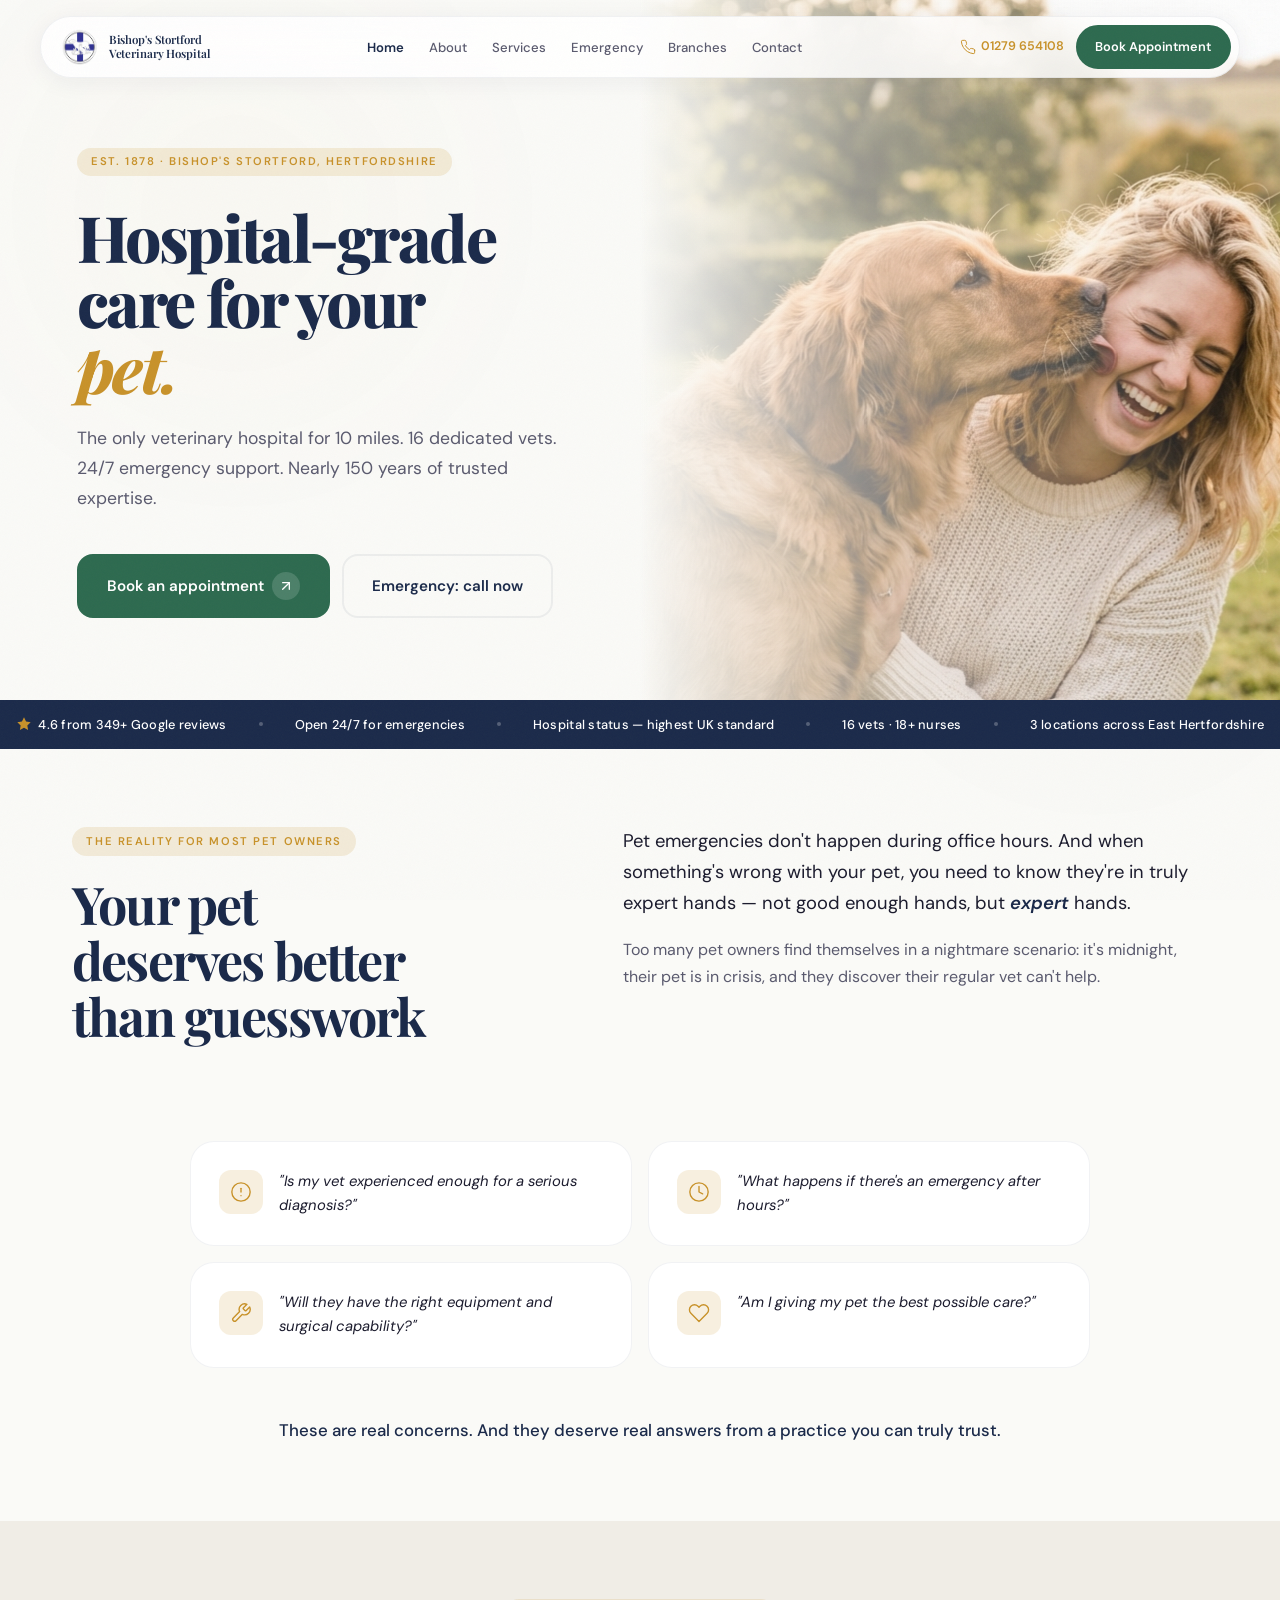
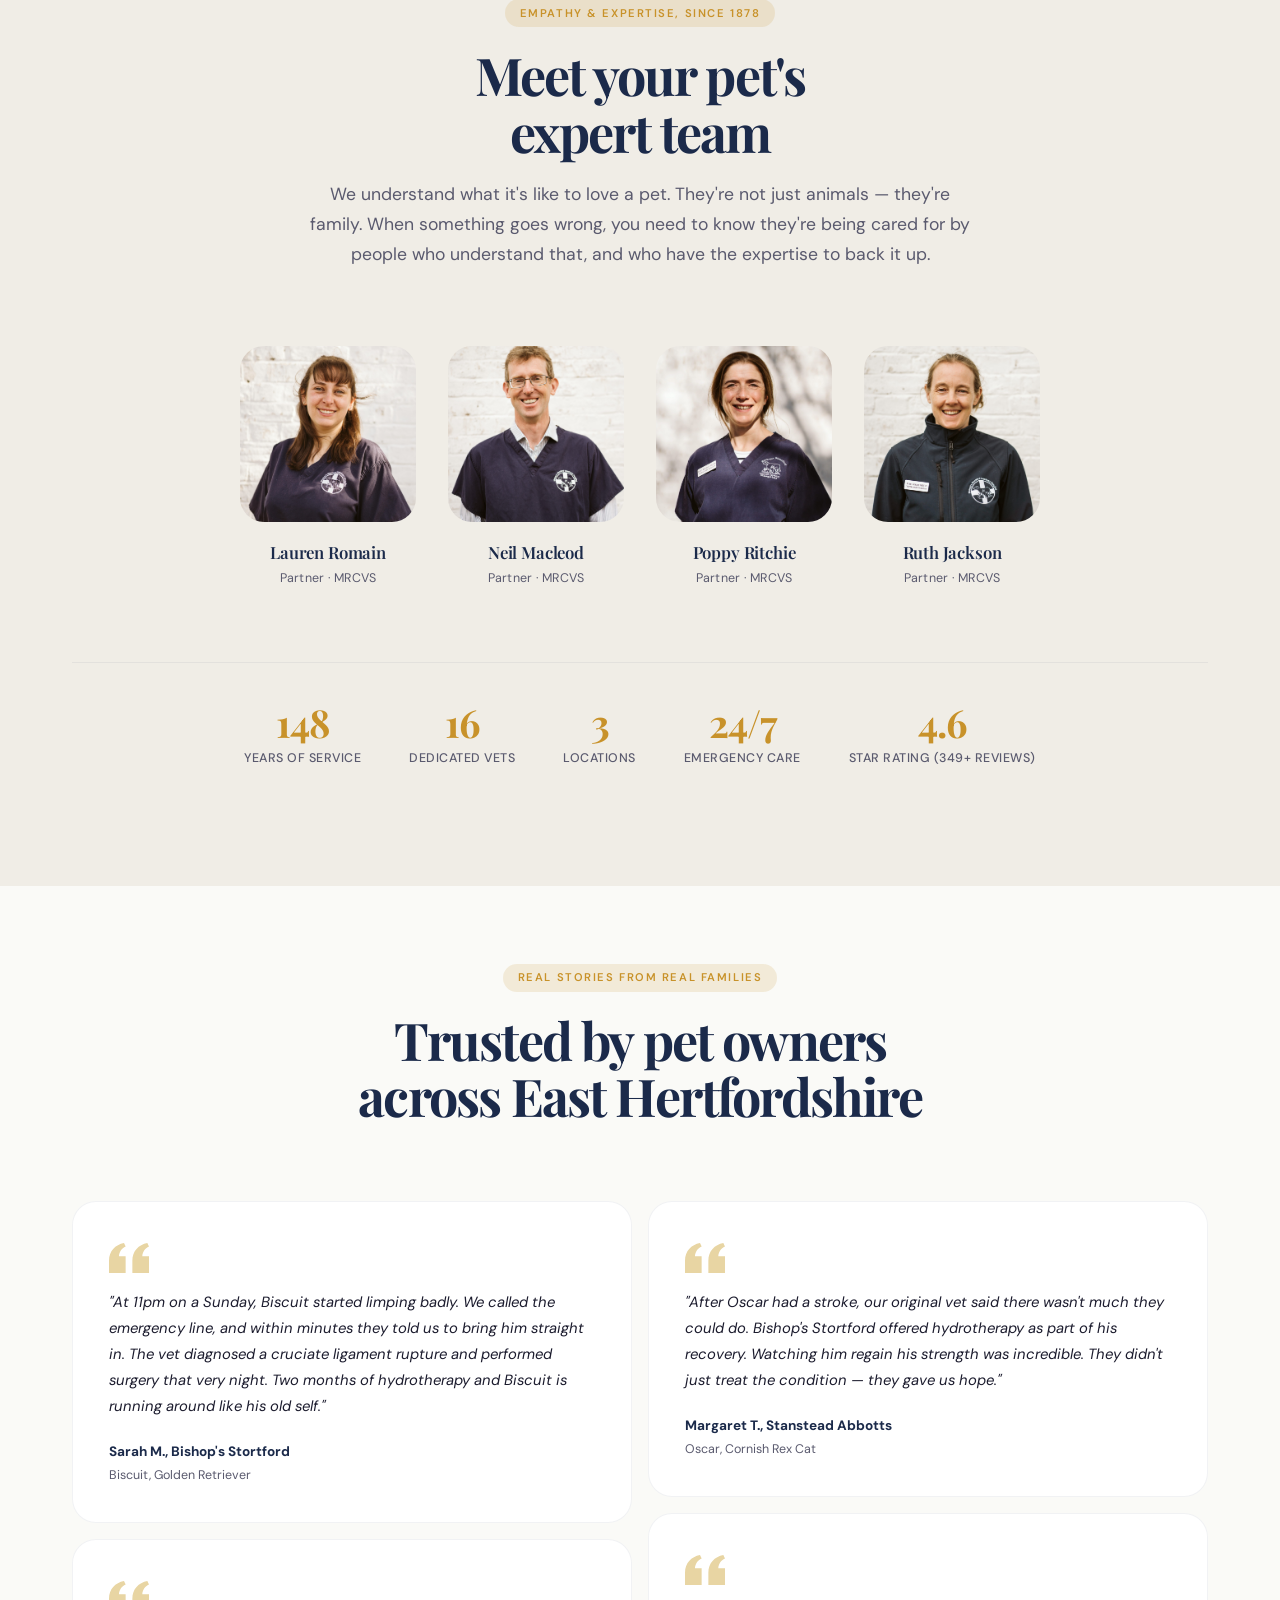
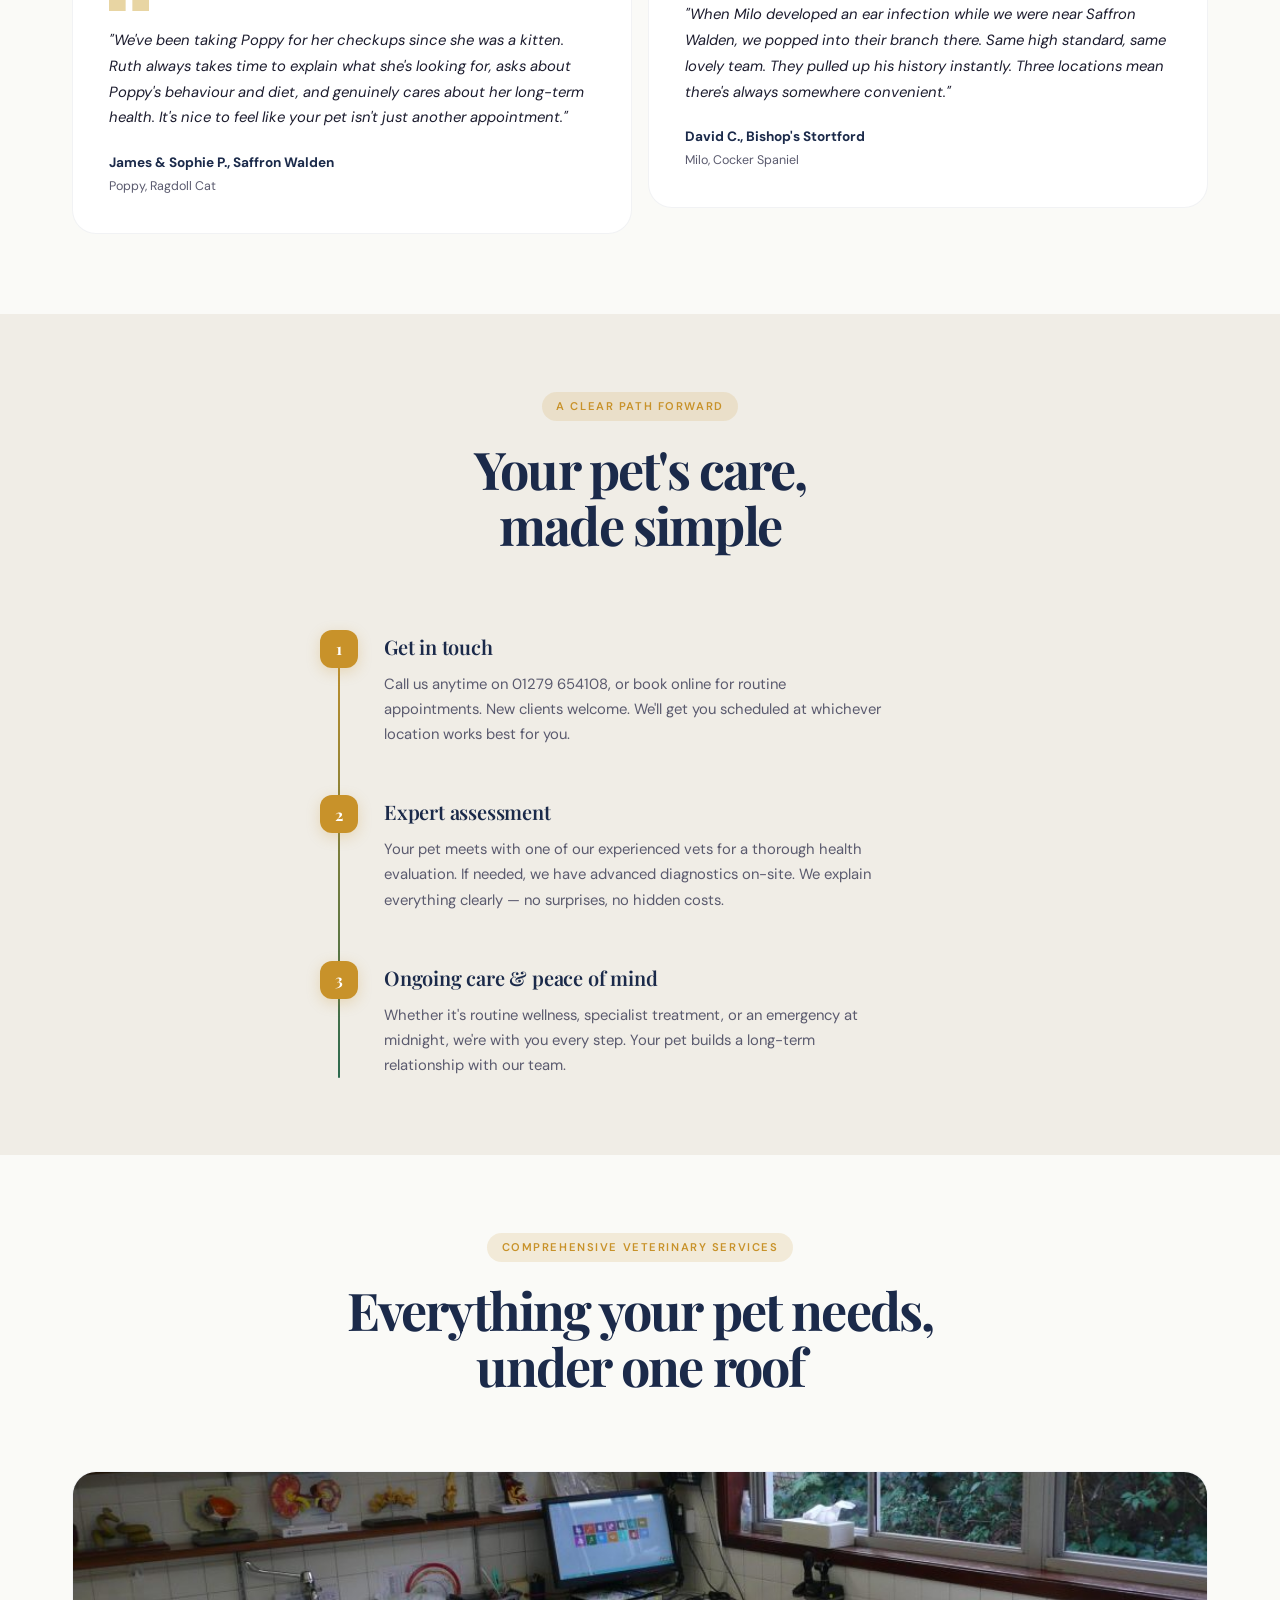
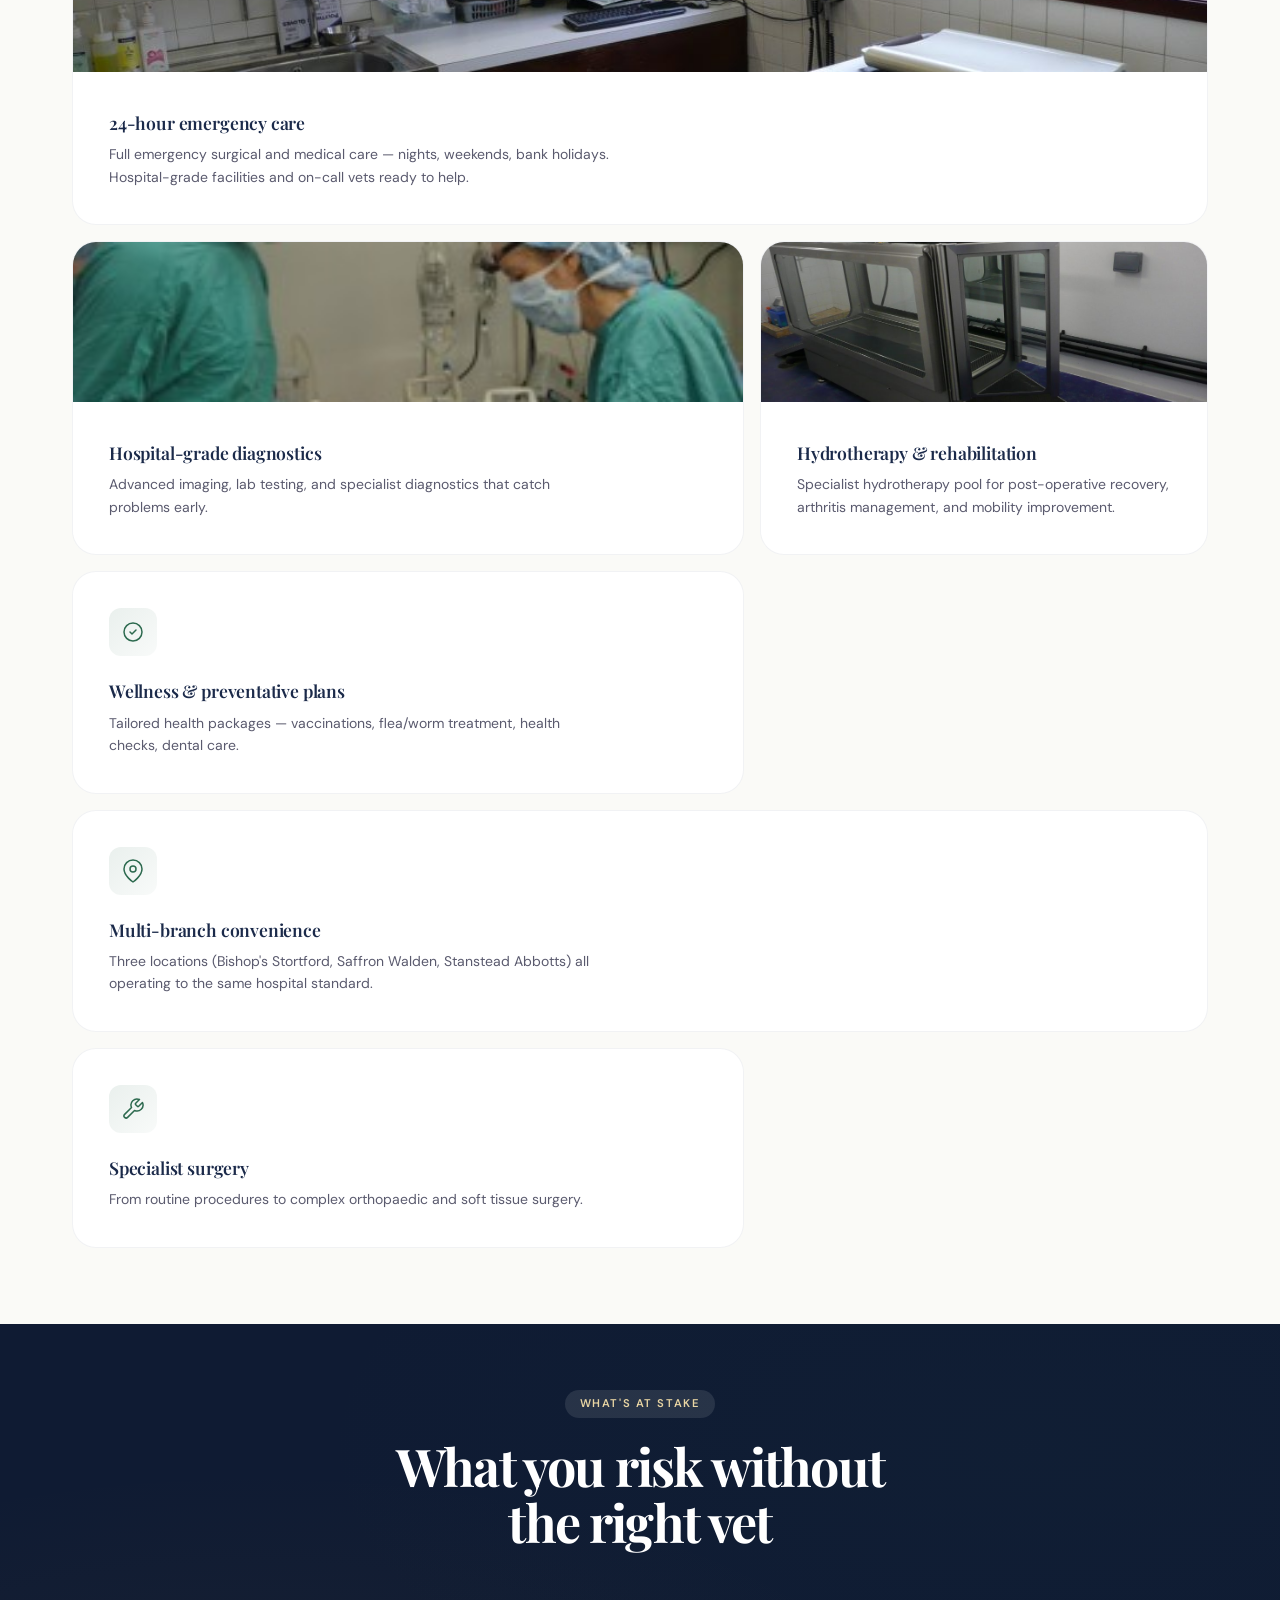
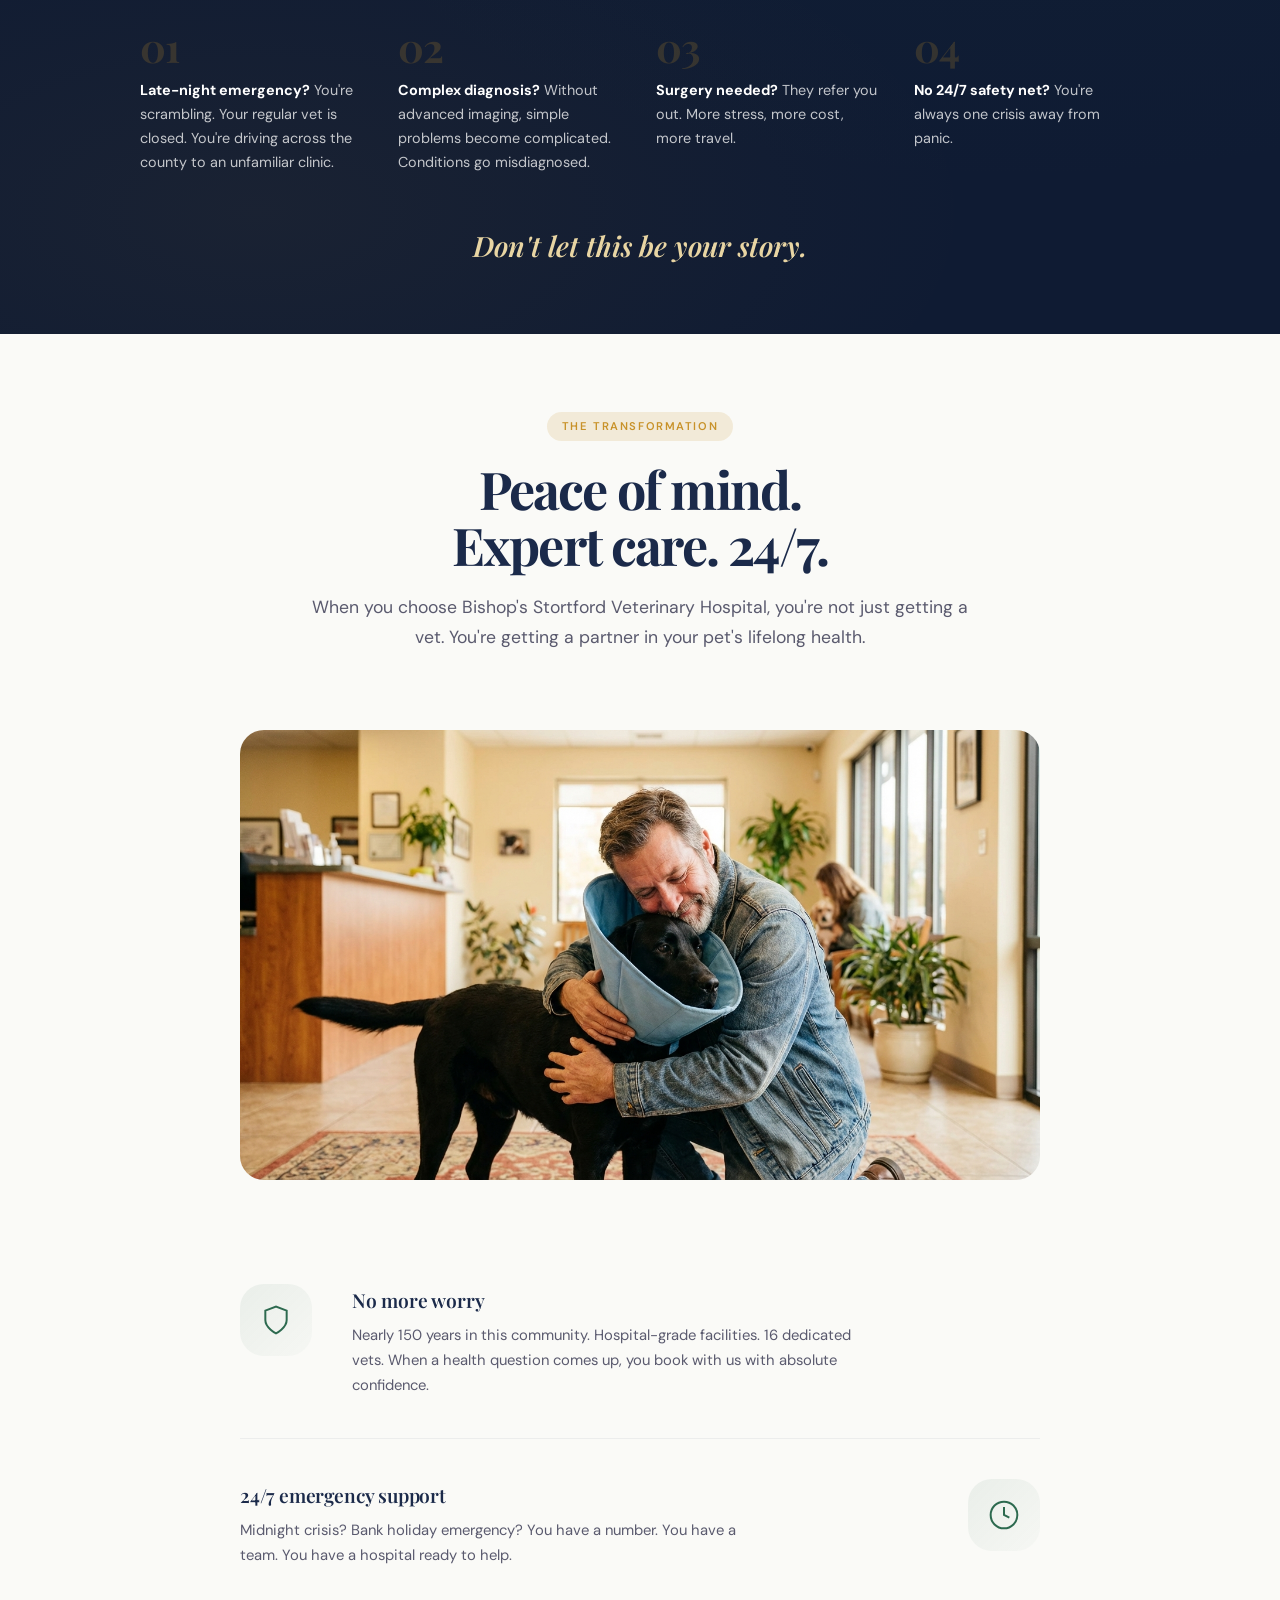
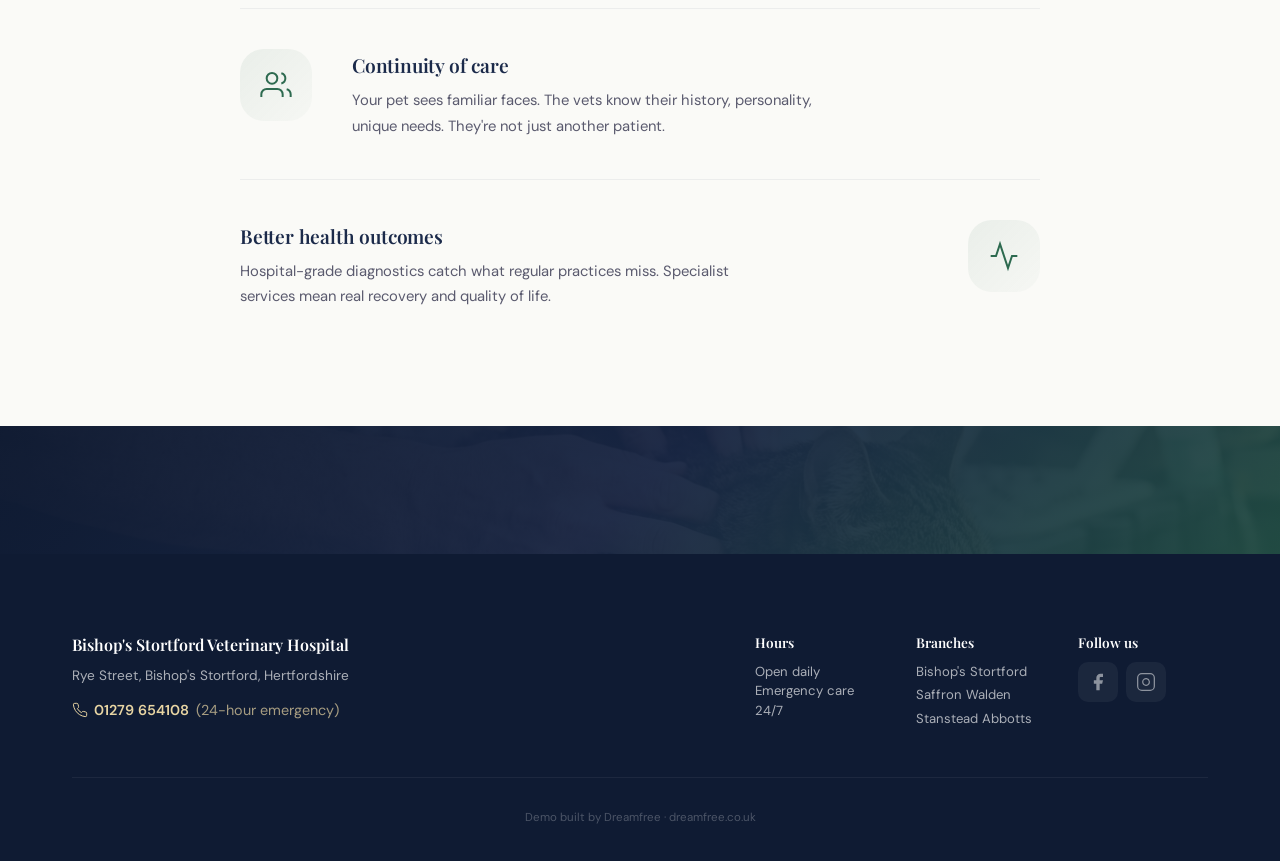
<file: index.html>
<!DOCTYPE html>
<html lang="en-GB">
<head>
    <meta charset="UTF-8">
    <meta name="viewport" content="width=device-width, initial-scale=1.0">
    <title>Bishop's Stortford Veterinary Hospital — Hospital-Grade Care for Your Pet</title>
    <meta name="description" content="Nearly 150 years of trusted veterinary expertise. 16 dedicated vets, 24/7 emergency care, hospital-grade facilities. Bishop's Stortford, Saffron Walden & Stanstead Abbotts.">
    <link rel="preconnect" href="https://fonts.googleapis.com">
    <link rel="preconnect" href="https://fonts.gstatic.com" crossorigin>
    <link href="https://fonts.googleapis.com/css2?family=DM+Sans:ital,opsz,wght@0,9..40,300;0,9..40,400;0,9..40,500;0,9..40,600;0,9..40,700;1,9..40,400&family=Playfair+Display:ital,wght@0,400;0,500;0,600;0,700;0,800;1,400;1,500&display=swap" rel="stylesheet">
    <link rel="stylesheet" href="css/styles.css">
    <script type="text/javascript">
        (function() {
            try {
                var p = new URLSearchParams(location.search);
                if (p.get('df-notrack') === '1') localStorage.setItem('df_notrack', '1');
                if (p.get('df-notrack') === '0') localStorage.removeItem('df_notrack');
                if (localStorage.getItem('df_notrack') === '1') return;
            } catch (e) {}
            (function(c,l,a,r,i,t,y){
                c[a]=c[a]||function(){(c[a].q=c[a].q||[]).push(arguments)};
                t=l.createElement(r);t.async=1;t.src="https://www.clarity.ms/tag/"+i;
                y=l.getElementsByTagName(r)[0];y.parentNode.insertBefore(t,y);
            })(window, document, "clarity", "script", "vumg7p891a");
        })();
    </script>
    <script src="js/main.js" defer></script>
</head>
<body>

    <a href="#main-content" class="skip-link">Skip to main content</a>

    <!-- Ambient mesh gradient blobs (taste-skill: organic lava-lamp background) -->
    <div class="ambient-bg" aria-hidden="true">
        <div class="ambient-blob ambient-blob--1"></div>
        <div class="ambient-blob ambient-blob--2"></div>
    </div>

    <!-- Grain overlay -->
    <div class="grain-overlay" aria-hidden="true"></div>

    <!-- ===================== FLOATING PILL NAV (taste-skill: Fluid Island) ===================== -->
    <header class="site-header" id="siteHeader">
        <div class="nav-pill">
            <a href="#" class="logo-link" aria-label="Bishop's Stortford Veterinary Hospital — Home">
                <img src="images/logo2.png" alt="Bishop's Stortford Veterinary Hospital" class="logo" width="160" height="44">
                <span class="logo-text">Bishop's Stortford<br>Veterinary Hospital</span>
            </a>
            <nav class="main-nav" id="navMenu" aria-label="Main navigation">
                <ul class="nav-list">
                    <li><a href="#" class="nav-link active">Home</a></li>
                    <li><a href="#" class="nav-link">About</a></li>
                    <li><a href="#" class="nav-link">Services</a></li>
                    <li><a href="#" class="nav-link">Emergency</a></li>
                    <li><a href="#" class="nav-link">Branches</a></li>
                    <li><a href="#" class="nav-link">Contact</a></li>
                </ul>
            </nav>
            <div class="nav-actions">
                <a href="tel:01279654108" class="nav-emergency-link">
                    <svg width="16" height="16" viewBox="0 0 24 24" fill="none" stroke="currentColor" stroke-width="1.5" stroke-linecap="round" stroke-linejoin="round" aria-hidden="true"><path d="M22 16.92v3a2 2 0 0 1-2.18 2 19.79 19.79 0 0 1-8.63-3.07 19.5 19.5 0 0 1-6-6 19.79 19.79 0 0 1-3.07-8.67A2 2 0 0 1 4.11 2h3a2 2 0 0 1 2 1.72c.127.96.361 1.903.7 2.81a2 2 0 0 1-.45 2.11L8.09 9.91a16 16 0 0 0 6 6l1.27-1.27a2 2 0 0 1 2.11-.45c.907.339 1.85.573 2.81.7A2 2 0 0 1 22 16.92z"/></svg>
                    <span class="nav-emergency-text">01279 654108</span>
                </a>
                <button class="btn btn-nav cta-trigger">Book Appointment</button>
            </div>
            <button class="nav-toggle" id="navToggle" aria-label="Open navigation menu" aria-expanded="false" aria-controls="mobileNav">
                <span class="nav-toggle-bar"></span>
                <span class="nav-toggle-bar"></span>
            </button>
        </div>
    </header>

    <!-- Mobile nav overlay (taste-skill: staggered mask reveal) -->
    <div class="mobile-nav-overlay" id="mobileNav" aria-hidden="true">
        <nav aria-label="Mobile navigation">
            <ul class="mobile-nav-list">
                <li class="mobile-nav-item"><a href="#" class="mobile-nav-link">Home</a></li>
                <li class="mobile-nav-item"><a href="#" class="mobile-nav-link">About</a></li>
                <li class="mobile-nav-item"><a href="#" class="mobile-nav-link">Services</a></li>
                <li class="mobile-nav-item"><a href="#" class="mobile-nav-link">Emergency</a></li>
                <li class="mobile-nav-item"><a href="#" class="mobile-nav-link">Branches</a></li>
                <li class="mobile-nav-item"><a href="#" class="mobile-nav-link">Contact</a></li>
            </ul>
            <div class="mobile-nav-footer">
                <button class="btn btn-hero-primary cta-trigger" style="width:100%">Book Appointment</button>
                <a href="tel:01279654108" class="mobile-nav-phone">Emergency: 01279 654108</a>
            </div>
        </nav>
    </div>

    <main id="main-content">

        <!-- ===================== HERO — EDITORIAL SPLIT (taste-skill) ===================== -->
        <section class="hero" id="hero">
            <div class="hero-image-col">
                <div class="hero-bg" role="img" aria-label="A warm, inviting veterinary hospital"></div>
                <div class="hero-image-fade"></div>
            </div>
            <div class="hero-content">
                <div class="hero-text">
                    <span class="eyebrow">Est. 1878 &middot; Bishop's Stortford, Hertfordshire</span>
                    <h1 class="hero-headline reveal-hero">
                        <span class="hero-line">Hospital-grade</span>
                        <span class="hero-line">care for your</span>
                        <span class="hero-line hero-line--accent">pet.</span>
                    </h1>
                    <p class="hero-sub">The only veterinary hospital for 10 miles. 16 dedicated vets. 24/7 emergency support. Nearly 150 years of trusted expertise.</p>
                    <div class="hero-ctas-wrap">
                        <div class="hero-ctas">
                            <button class="btn btn-hero-primary cta-trigger">
                                Book an appointment
                                <span class="btn-icon-wrap">
                                    <svg width="16" height="16" viewBox="0 0 24 24" fill="none" stroke="currentColor" stroke-width="2" stroke-linecap="round" stroke-linejoin="round" aria-hidden="true"><path d="M7 17L17 7"/><path d="M7 7h10v10"/></svg>
                                </span>
                            </button>
                            <button class="btn btn-hero-ghost cta-trigger">Emergency: call now</button>
                        </div>
                        <!-- Paw prints that fade in after 10s — a dog walking toward the nav CTA -->
                        <svg class="paw-print paw-print--1" width="480" height="480" viewBox="0 0 48 48" fill="currentColor" aria-hidden="true"><ellipse cx="24" cy="34" rx="8" ry="10"/><ellipse cx="12" cy="18" rx="5" ry="6.5"/><ellipse cx="24" cy="14" rx="5" ry="6.5"/><ellipse cx="36" cy="18" rx="5" ry="6.5"/><ellipse cx="38" cy="32" rx="4" ry="5.5" transform="rotate(20 38 32)"/><ellipse cx="10" cy="32" rx="4" ry="5.5" transform="rotate(-20 10 32)"/></svg>
                        <svg class="paw-print paw-print--2" width="360" height="360" viewBox="0 0 48 48" fill="currentColor" aria-hidden="true"><ellipse cx="24" cy="34" rx="8" ry="10"/><ellipse cx="12" cy="18" rx="5" ry="6.5"/><ellipse cx="24" cy="14" rx="5" ry="6.5"/><ellipse cx="36" cy="18" rx="5" ry="6.5"/><ellipse cx="38" cy="32" rx="4" ry="5.5" transform="rotate(20 38 32)"/><ellipse cx="10" cy="32" rx="4" ry="5.5" transform="rotate(-20 10 32)"/></svg>
                    </div>
                </div>
            </div>
        </section>

        <!-- ===================== TRUST MARQUEE (taste-skill: kinetic marquee) ===================== -->
        <div class="trust-marquee" aria-label="Trust indicators">
            <div class="marquee-track">
                <div class="marquee-content">
                    <span class="marquee-item">
                        <svg width="16" height="16" viewBox="0 0 24 24" fill="currentColor" aria-hidden="true"><path d="M12 2l3.09 6.26L22 9.27l-5 4.87 1.18 6.88L12 17.77l-6.18 3.25L7 14.14 2 9.27l6.91-1.01L12 2z"/></svg>
                        4.6 from 349+ Google reviews
                    </span>
                    <span class="marquee-dot" aria-hidden="true"></span>
                    <span class="marquee-item">Open 24/7 for emergencies</span>
                    <span class="marquee-dot" aria-hidden="true"></span>
                    <span class="marquee-item">Hospital status &mdash; highest UK standard</span>
                    <span class="marquee-dot" aria-hidden="true"></span>
                    <span class="marquee-item">16 vets &middot; 18+ nurses</span>
                    <span class="marquee-dot" aria-hidden="true"></span>
                    <span class="marquee-item">3 locations across East Hertfordshire</span>
                    <span class="marquee-dot" aria-hidden="true"></span>
                    <span class="marquee-item">Founded 1878 &middot; independently owned</span>
                    <span class="marquee-dot" aria-hidden="true"></span>
                </div>
                <div class="marquee-content" aria-hidden="true">
                    <span class="marquee-item">
                        <svg width="16" height="16" viewBox="0 0 24 24" fill="currentColor" aria-hidden="true"><path d="M12 2l3.09 6.26L22 9.27l-5 4.87 1.18 6.88L12 17.77l-6.18 3.25L7 14.14 2 9.27l6.91-1.01L12 2z"/></svg>
                        4.6 from 349+ Google reviews
                    </span>
                    <span class="marquee-dot" aria-hidden="true"></span>
                    <span class="marquee-item">Open 24/7 for emergencies</span>
                    <span class="marquee-dot" aria-hidden="true"></span>
                    <span class="marquee-item">Hospital status &mdash; highest UK standard</span>
                    <span class="marquee-dot" aria-hidden="true"></span>
                    <span class="marquee-item">16 vets &middot; 18+ nurses</span>
                    <span class="marquee-dot" aria-hidden="true"></span>
                    <span class="marquee-item">3 locations across East Hertfordshire</span>
                    <span class="marquee-dot" aria-hidden="true"></span>
                    <span class="marquee-item">Founded 1878 &middot; independently owned</span>
                    <span class="marquee-dot" aria-hidden="true"></span>
                </div>
            </div>
        </div>

        <!-- ===================== PROBLEM ===================== -->
        <section class="section section-pad-xl" id="problem">
            <div class="container">
                <div class="split-section">
                    <div class="split-left reveal">
                        <span class="eyebrow eyebrow-dark">The reality for most pet owners</span>
                        <h2 class="display-heading">Your pet deserves better than guesswork</h2>
                    </div>
                    <div class="split-right reveal">
                        <p class="lead-text">Pet emergencies don't happen during office hours. And when something's wrong with your pet, you need to know they're in truly expert hands &mdash; not good enough hands, but <em>expert</em> hands.</p>
                        <p class="body-text">Too many pet owners find themselves in a nightmare scenario: it's midnight, their pet is in crisis, and they discover their regular vet can't help.</p>
                    </div>
                </div>

                <div class="worry-grid">
                    <div class="spotlight-card reveal-stagger" data-tilt>
                        <div class="spotlight-card-glow"></div>
                        <div class="spotlight-card-inner">
                            <div class="worry-icon">
                                <svg width="22" height="22" viewBox="0 0 24 24" fill="none" stroke="currentColor" stroke-width="1.5" stroke-linecap="round" stroke-linejoin="round" aria-hidden="true"><circle cx="12" cy="12" r="10"/><path d="M12 8v4"/><path d="M12 16h.01"/></svg>
                            </div>
                            <p>"Is my vet experienced enough for a serious diagnosis?"</p>
                        </div>
                    </div>
                    <div class="spotlight-card reveal-stagger" data-tilt>
                        <div class="spotlight-card-glow"></div>
                        <div class="spotlight-card-inner">
                            <div class="worry-icon">
                                <svg width="22" height="22" viewBox="0 0 24 24" fill="none" stroke="currentColor" stroke-width="1.5" stroke-linecap="round" stroke-linejoin="round" aria-hidden="true"><circle cx="12" cy="12" r="10"/><polyline points="12 6 12 12 16 14"/></svg>
                            </div>
                            <p>"What happens if there's an emergency after hours?"</p>
                        </div>
                    </div>
                    <div class="spotlight-card reveal-stagger" data-tilt>
                        <div class="spotlight-card-glow"></div>
                        <div class="spotlight-card-inner">
                            <div class="worry-icon">
                                <svg width="22" height="22" viewBox="0 0 24 24" fill="none" stroke="currentColor" stroke-width="1.5" stroke-linecap="round" stroke-linejoin="round" aria-hidden="true"><path d="M14.7 6.3a1 1 0 0 0 0 1.4l1.6 1.6a1 1 0 0 0 1.4 0l3.77-3.77a6 6 0 0 1-7.94 7.94l-6.91 6.91a2.12 2.12 0 0 1-3-3l6.91-6.91a6 6 0 0 1 7.94-7.94l-3.76 3.76z"/></svg>
                            </div>
                            <p>"Will they have the right equipment and surgical capability?"</p>
                        </div>
                    </div>
                    <div class="spotlight-card reveal-stagger" data-tilt>
                        <div class="spotlight-card-glow"></div>
                        <div class="spotlight-card-inner">
                            <div class="worry-icon">
                                <svg width="22" height="22" viewBox="0 0 24 24" fill="none" stroke="currentColor" stroke-width="1.5" stroke-linecap="round" stroke-linejoin="round" aria-hidden="true"><path d="M20.84 4.61a5.5 5.5 0 0 0-7.78 0L12 5.67l-1.06-1.06a5.5 5.5 0 0 0-7.78 7.78l1.06 1.06L12 21.23l7.78-7.78 1.06-1.06a5.5 5.5 0 0 0 0-7.78z"/></svg>
                            </div>
                            <p>"Am I giving my pet the best possible care?"</p>
                        </div>
                    </div>
                </div>
                <p class="problem-closing reveal">These are real concerns. And they deserve real answers from a practice you can truly trust.</p>
            </div>
        </section>

        <!-- ===================== GUIDE / AUTHORITY ===================== -->
        <section class="section section-warm section-pad-xl" id="guide">
            <div class="container">
                <div class="section-header reveal">
                    <span class="eyebrow eyebrow-dark">Empathy &amp; expertise, since 1878</span>
                    <h2 class="display-heading">Meet your pet's<br>expert team</h2>
                    <p class="section-subtitle">We understand what it's like to love a pet. They're not just animals &mdash; they're family. When something goes wrong, you need to know they're being cared for by people who understand that, and who have the expertise to back it up.</p>
                </div>

                <!-- Team portraits — real people, real trust -->
                <div class="team-grid">
                    <div class="team-card reveal-stagger">
                        <div class="team-photo-wrap">
                            <img src="images/team/lauren-romain.jpg" alt="Lauren Romain, Partner and Veterinary Surgeon" class="team-photo" loading="lazy" width="400" height="400">
                        </div>
                        <h3 class="team-name">Lauren Romain</h3>
                        <p class="team-role">Partner &middot; MRCVS</p>
                    </div>
                    <div class="team-card reveal-stagger">
                        <div class="team-photo-wrap">
                            <img src="images/team/neil-macleod.jpg" alt="Neil Macleod, Partner and Veterinary Surgeon" class="team-photo" loading="lazy" width="400" height="400">
                        </div>
                        <h3 class="team-name">Neil Macleod</h3>
                        <p class="team-role">Partner &middot; MRCVS</p>
                    </div>
                    <div class="team-card reveal-stagger">
                        <div class="team-photo-wrap">
                            <img src="images/team/poppy-ritchie.jpg" alt="Poppy Ritchie, Partner and Veterinary Surgeon" class="team-photo" loading="lazy" width="400" height="400">
                        </div>
                        <h3 class="team-name">Poppy Ritchie</h3>
                        <p class="team-role">Partner &middot; MRCVS</p>
                    </div>
                    <div class="team-card reveal-stagger">
                        <div class="team-photo-wrap">
                            <img src="images/team/ruth-jackson.jpg" alt="Ruth Jackson, Partner and Veterinary Surgeon" class="team-photo" loading="lazy" width="400" height="400">
                        </div>
                        <h3 class="team-name">Ruth Jackson</h3>
                        <p class="team-role">Partner &middot; MRCVS</p>
                    </div>
                </div>

                <!-- Authority stats -->
                <div class="authority-strip">
                    <div class="authority-stat reveal-stagger">
                        <span class="authority-stat-number">148</span>
                        <span class="authority-stat-label">years of service</span>
                    </div>
                    <div class="authority-stat reveal-stagger">
                        <span class="authority-stat-number">16</span>
                        <span class="authority-stat-label">dedicated vets</span>
                    </div>
                    <div class="authority-stat reveal-stagger">
                        <span class="authority-stat-number">3</span>
                        <span class="authority-stat-label">locations</span>
                    </div>
                    <div class="authority-stat reveal-stagger">
                        <span class="authority-stat-number">24/7</span>
                        <span class="authority-stat-label">emergency care</span>
                    </div>
                    <div class="authority-stat reveal-stagger">
                        <span class="authority-stat-number">4.6</span>
                        <span class="authority-stat-label">star rating (349+ reviews)</span>
                    </div>
                </div>
            </div>
        </section>

        <!-- ===================== TESTIMONIALS — STACKED SCROLL ===================== -->
        <section class="section section-pad-xl" id="testimonials">
            <div class="container">
                <div class="section-header reveal">
                    <span class="eyebrow eyebrow-dark">Real stories from real families</span>
                    <h2 class="display-heading">Trusted by pet owners<br>across East Hertfordshire</h2>
                </div>
                <div class="testimonial-masonry">
                    <article class="testimonial-card testimonial-card--tall reveal-stagger">
                        <div class="testimonial-card-inner">
                            <svg class="testimonial-mark" width="40" height="40" viewBox="0 0 24 24" fill="currentColor" aria-hidden="true"><path d="M14.017 21v-7.391c0-5.704 3.731-9.57 8.983-10.609l.995 2.151c-2.432.917-3.995 3.638-3.995 5.849h4v10H14.017zm-14.017 0v-7.391c0-5.704 3.748-9.57 9-10.609l.996 2.151c-2.433.917-3.996 3.638-3.996 5.849h3.983v10H0z"/></svg>
                            <blockquote>
                                <p>"At 11pm on a Sunday, Biscuit started limping badly. We called the emergency line, and within minutes they told us to bring him straight in. The vet diagnosed a cruciate ligament rupture and performed surgery that very night. Two months of hydrotherapy and Biscuit is running around like his old self."</p>
                            </blockquote>
                            <footer>
                                <strong>Sarah M., Bishop's Stortford</strong>
                                <span>Biscuit, Golden Retriever</span>
                            </footer>
                        </div>
                    </article>
                    <article class="testimonial-card reveal-stagger">
                        <div class="testimonial-card-inner">
                            <svg class="testimonial-mark" width="40" height="40" viewBox="0 0 24 24" fill="currentColor" aria-hidden="true"><path d="M14.017 21v-7.391c0-5.704 3.731-9.57 8.983-10.609l.995 2.151c-2.432.917-3.995 3.638-3.995 5.849h4v10H14.017zm-14.017 0v-7.391c0-5.704 3.748-9.57 9-10.609l.996 2.151c-2.433.917-3.996 3.638-3.996 5.849h3.983v10H0z"/></svg>
                            <blockquote>
                                <p>"We've been taking Poppy for her checkups since she was a kitten. Ruth always takes time to explain what she's looking for, asks about Poppy's behaviour and diet, and genuinely cares about her long-term health. It's nice to feel like your pet isn't just another appointment."</p>
                            </blockquote>
                            <footer>
                                <strong>James &amp; Sophie P., Saffron Walden</strong>
                                <span>Poppy, Ragdoll Cat</span>
                            </footer>
                        </div>
                    </article>
                    <article class="testimonial-card reveal-stagger">
                        <div class="testimonial-card-inner">
                            <svg class="testimonial-mark" width="40" height="40" viewBox="0 0 24 24" fill="currentColor" aria-hidden="true"><path d="M14.017 21v-7.391c0-5.704 3.731-9.57 8.983-10.609l.995 2.151c-2.432.917-3.995 3.638-3.995 5.849h4v10H14.017zm-14.017 0v-7.391c0-5.704 3.748-9.57 9-10.609l.996 2.151c-2.433.917-3.996 3.638-3.996 5.849h3.983v10H0z"/></svg>
                            <blockquote>
                                <p>"After Oscar had a stroke, our original vet said there wasn't much they could do. Bishop's Stortford offered hydrotherapy as part of his recovery. Watching him regain his strength was incredible. They didn't just treat the condition &mdash; they gave us hope."</p>
                            </blockquote>
                            <footer>
                                <strong>Margaret T., Stanstead Abbotts</strong>
                                <span>Oscar, Cornish Rex Cat</span>
                            </footer>
                        </div>
                    </article>
                    <article class="testimonial-card testimonial-card--tall reveal-stagger">
                        <div class="testimonial-card-inner">
                            <svg class="testimonial-mark" width="40" height="40" viewBox="0 0 24 24" fill="currentColor" aria-hidden="true"><path d="M14.017 21v-7.391c0-5.704 3.731-9.57 8.983-10.609l.995 2.151c-2.432.917-3.995 3.638-3.995 5.849h4v10H14.017zm-14.017 0v-7.391c0-5.704 3.748-9.57 9-10.609l.996 2.151c-2.433.917-3.996 3.638-3.996 5.849h3.983v10H0z"/></svg>
                            <blockquote>
                                <p>"When Milo developed an ear infection while we were near Saffron Walden, we popped into their branch there. Same high standard, same lovely team. They pulled up his history instantly. Three locations mean there's always somewhere convenient."</p>
                            </blockquote>
                            <footer>
                                <strong>David C., Bishop's Stortford</strong>
                                <span>Milo, Cocker Spaniel</span>
                            </footer>
                        </div>
                    </article>
                </div>
            </div>
        </section>

        <!-- ===================== 3-STEP PLAN — VERTICAL TIMELINE ===================== -->
        <section class="section section-warm section-pad-xl" id="plan">
            <div class="container">
                <div class="section-header reveal">
                    <span class="eyebrow eyebrow-dark">A clear path forward</span>
                    <h2 class="display-heading">Your pet's care,<br>made simple</h2>
                </div>
                <div class="timeline">
                    <div class="timeline-line" aria-hidden="true">
                        <div class="timeline-line-fill" id="timelineFill"></div>
                    </div>
                    <div class="timeline-step reveal-stagger">
                        <div class="timeline-marker">
                            <span class="timeline-number">1</span>
                        </div>
                        <div class="timeline-content">
                            <h3>Get in touch</h3>
                            <p>Call us anytime on 01279 654108, or book online for routine appointments. New clients welcome. We'll get you scheduled at whichever location works best for you.</p>
                        </div>
                    </div>
                    <div class="timeline-step reveal-stagger">
                        <div class="timeline-marker">
                            <span class="timeline-number">2</span>
                        </div>
                        <div class="timeline-content">
                            <h3>Expert assessment</h3>
                            <p>Your pet meets with one of our experienced vets for a thorough health evaluation. If needed, we have advanced diagnostics on-site. We explain everything clearly &mdash; no surprises, no hidden costs.</p>
                        </div>
                    </div>
                    <div class="timeline-step reveal-stagger">
                        <div class="timeline-marker">
                            <span class="timeline-number">3</span>
                        </div>
                        <div class="timeline-content">
                            <h3>Ongoing care &amp; peace of mind</h3>
                            <p>Whether it's routine wellness, specialist treatment, or an emergency at midnight, we're with you every step. Your pet builds a long-term relationship with our team.</p>
                        </div>
                    </div>
                </div>
            </div>
        </section>

        <!-- ===================== SERVICES — BENTO GRID ===================== -->
        <section class="section section-pad-xl" id="services">
            <div class="container">
                <div class="section-header reveal">
                    <span class="eyebrow eyebrow-dark">Comprehensive veterinary services</span>
                    <h2 class="display-heading">Everything your pet needs,<br>under one roof</h2>
                </div>
                <div class="services-bento">
                    <div class="service-card service-card--wide service-card--has-image reveal-stagger" data-tilt>
                        <div class="spotlight-card-glow"></div>
                        <img src="images/facilities/consultation-room.jpg" alt="Modern consultation room at Bishop's Stortford Veterinary Hospital" class="service-card-image" loading="lazy" width="1024" height="683">
                        <div class="service-card-inner">
                            <h3>24-hour emergency care</h3>
                            <p>Full emergency surgical and medical care &mdash; nights, weekends, bank holidays. Hospital-grade facilities and on-call vets ready to help.</p>
                        </div>
                    </div>
                    <div class="service-card service-card--has-image reveal-stagger" data-tilt>
                        <div class="spotlight-card-glow"></div>
                        <img src="images/facilities/operating-theatre.jpg" alt="Fully equipped operating theatre" class="service-card-image" loading="lazy" width="1024" height="683">
                        <div class="service-card-inner">
                            <h3>Hospital-grade diagnostics</h3>
                            <p>Advanced imaging, lab testing, and specialist diagnostics that catch problems early.</p>
                        </div>
                    </div>
                    <div class="service-card service-card--has-image reveal-stagger" data-tilt>
                        <div class="spotlight-card-glow"></div>
                        <img src="images/facilities/aquatic-treadmill.jpg" alt="Glass-sided aquatic treadmill for pet rehabilitation" class="service-card-image" loading="lazy" width="1024" height="683">
                        <div class="service-card-inner">
                            <h3>Hydrotherapy &amp; rehabilitation</h3>
                            <p>Specialist hydrotherapy pool for post-operative recovery, arthritis management, and mobility improvement.</p>
                        </div>
                    </div>
                    <div class="service-card reveal-stagger" data-tilt>
                        <div class="spotlight-card-glow"></div>
                        <div class="service-card-inner">
                            <div class="service-icon"><svg width="24" height="24" viewBox="0 0 24 24" fill="none" stroke="currentColor" stroke-width="1.5" stroke-linecap="round" stroke-linejoin="round" aria-hidden="true"><path d="M9 12l2 2 4-4"/><path d="M21 12a9 9 0 1 1-18 0 9 9 0 0 1 18 0z"/></svg></div>
                            <h3>Wellness &amp; preventative plans</h3>
                            <p>Tailored health packages &mdash; vaccinations, flea/worm treatment, health checks, dental care.</p>
                        </div>
                    </div>
                    <div class="service-card service-card--wide reveal-stagger" data-tilt>
                        <div class="spotlight-card-glow"></div>
                        <div class="service-card-inner">
                            <div class="service-icon"><svg width="24" height="24" viewBox="0 0 24 24" fill="none" stroke="currentColor" stroke-width="1.5" stroke-linecap="round" stroke-linejoin="round" aria-hidden="true"><path d="M21 10c0 7-9 13-9 13s-9-6-9-13a9 9 0 0 1 18 0z"/><circle cx="12" cy="10" r="3"/></svg></div>
                            <h3>Multi-branch convenience</h3>
                            <p>Three locations (Bishop's Stortford, Saffron Walden, Stanstead Abbotts) all operating to the same hospital standard.</p>
                        </div>
                    </div>
                    <div class="service-card reveal-stagger" data-tilt>
                        <div class="spotlight-card-glow"></div>
                        <div class="service-card-inner">
                            <div class="service-icon"><svg width="24" height="24" viewBox="0 0 24 24" fill="none" stroke="currentColor" stroke-width="1.5" stroke-linecap="round" stroke-linejoin="round" aria-hidden="true"><path d="M14.7 6.3a1 1 0 0 0 0 1.4l1.6 1.6a1 1 0 0 0 1.4 0l3.77-3.77a6 6 0 0 1-7.94 7.94l-6.91 6.91a2.12 2.12 0 0 1-3-3l6.91-6.91a6 6 0 0 1 7.94-7.94l-3.76 3.76z"/></svg></div>
                            <h3>Specialist surgery</h3>
                            <p>From routine procedures to complex orthopaedic and soft tissue surgery.</p>
                        </div>
                    </div>
                </div>
            </div>
        </section>

        <!-- ===================== STAKES — FULL-WIDTH DRAMATIC ===================== -->
        <section class="section section-stakes" id="stakes">
            <div class="container">
                <div class="section-header reveal">
                    <span class="eyebrow eyebrow-light">What's at stake</span>
                    <h2 class="display-heading display-heading--light">What you risk without<br>the right vet</h2>
                </div>
                <div class="stakes-columns">
                    <div class="stakes-col reveal-stagger">
                        <span class="stakes-number" aria-hidden="true">01</span>
                        <p><strong>Late-night emergency?</strong> You're scrambling. Your regular vet is closed. You're driving across the county to an unfamiliar clinic.</p>
                    </div>
                    <div class="stakes-col reveal-stagger">
                        <span class="stakes-number" aria-hidden="true">02</span>
                        <p><strong>Complex diagnosis?</strong> Without advanced imaging, simple problems become complicated. Conditions go misdiagnosed.</p>
                    </div>
                    <div class="stakes-col reveal-stagger">
                        <span class="stakes-number" aria-hidden="true">03</span>
                        <p><strong>Surgery needed?</strong> They refer you out. More stress, more cost, more travel.</p>
                    </div>
                    <div class="stakes-col reveal-stagger">
                        <span class="stakes-number" aria-hidden="true">04</span>
                        <p><strong>No 24/7 safety net?</strong> You're always one crisis away from panic.</p>
                    </div>
                </div>
                <p class="stakes-closing reveal"><em>Don't let this be your story.</em></p>
            </div>
        </section>

        <!-- ===================== SUCCESS — EDITORIAL ZIG-ZAG ===================== -->
        <section class="section section-pad-xl" id="success">
            <div class="container">
                <div class="section-header reveal">
                    <span class="eyebrow eyebrow-dark">The transformation</span>
                    <h2 class="display-heading">Peace of mind.<br>Expert care. 24/7.</h2>
                    <p class="section-subtitle">When you choose Bishop's Stortford Veterinary Hospital, you're not just getting a vet. You're getting a partner in your pet's lifelong health.</p>
                </div>
                <div class="success-image reveal">
                    <img src="images/happy-recovery.jpg" alt="A pet owner reunited with their recovered pet" loading="lazy" width="800" height="450">
                </div>
                <div class="success-zigzag">
                    <div class="zigzag-row reveal-stagger">
                        <div class="zigzag-icon-col">
                            <div class="zigzag-icon-wrap">
                                <svg width="32" height="32" viewBox="0 0 24 24" fill="none" stroke="currentColor" stroke-width="1.5" aria-hidden="true"><path d="M12 22s8-4 8-10V5l-8-3-8 3v7c0 6 8 10 8 10z"/></svg>
                            </div>
                        </div>
                        <div class="zigzag-text-col">
                            <h3>No more worry</h3>
                            <p>Nearly 150 years in this community. Hospital-grade facilities. 16 dedicated vets. When a health question comes up, you book with us with absolute confidence.</p>
                        </div>
                    </div>
                    <div class="zigzag-row zigzag-row--flip reveal-stagger">
                        <div class="zigzag-icon-col">
                            <div class="zigzag-icon-wrap">
                                <svg width="32" height="32" viewBox="0 0 24 24" fill="none" stroke="currentColor" stroke-width="1.5" aria-hidden="true"><circle cx="12" cy="12" r="10"/><polyline points="12 6 12 12 16 14"/></svg>
                            </div>
                        </div>
                        <div class="zigzag-text-col">
                            <h3>24/7 emergency support</h3>
                            <p>Midnight crisis? Bank holiday emergency? You have a number. You have a team. You have a hospital ready to help.</p>
                        </div>
                    </div>
                    <div class="zigzag-row reveal-stagger">
                        <div class="zigzag-icon-col">
                            <div class="zigzag-icon-wrap">
                                <svg width="32" height="32" viewBox="0 0 24 24" fill="none" stroke="currentColor" stroke-width="1.5" aria-hidden="true"><path d="M17 21v-2a4 4 0 0 0-4-4H5a4 4 0 0 0-4 4v2"/><circle cx="9" cy="7" r="4"/><path d="M23 21v-2a4 4 0 0 0-3-3.87"/><path d="M16 3.13a4 4 0 0 1 0 7.75"/></svg>
                            </div>
                        </div>
                        <div class="zigzag-text-col">
                            <h3>Continuity of care</h3>
                            <p>Your pet sees familiar faces. The vets know their history, personality, unique needs. They're not just another patient.</p>
                        </div>
                    </div>
                    <div class="zigzag-row zigzag-row--flip reveal-stagger">
                        <div class="zigzag-icon-col">
                            <div class="zigzag-icon-wrap">
                                <svg width="32" height="32" viewBox="0 0 24 24" fill="none" stroke="currentColor" stroke-width="1.5" aria-hidden="true"><polyline points="22 12 18 12 15 21 9 3 6 12 2 12"/></svg>
                            </div>
                        </div>
                        <div class="zigzag-text-col">
                            <h3>Better health outcomes</h3>
                            <p>Hospital-grade diagnostics catch what regular practices miss. Specialist services mean real recovery and quality of life.</p>
                        </div>
                    </div>
                </div>
            </div>
        </section>

        <!-- ===================== FINAL CTA ===================== -->
        <section class="section section-cta" id="cta">
            <div class="section-cta-bg" role="img" aria-label="Veterinarian gently caring for a cat">
                <img src="images/gentle-care.jpg" alt="" loading="lazy" width="800" height="533">
            <div class="container">
                <div class="cta-content reveal">
                    <span class="eyebrow eyebrow-light">Ready to give your pet the best?</span>
                    <h2 class="cta-heading">Your pet deserves hospital-grade care from a team with nearly 150 years of experience.</h2>
                    <p class="cta-sub">Whether it's routine wellness, a specialist concern, or an emergency at midnight &mdash; we're here.</p>
                    <p class="cta-tagline">Three locations. 24-hour emergency care. 16 dedicated vets. One goal: your pet's health and happiness.</p>
                    <div class="cta-buttons">
                        <button class="btn btn-cta-primary cta-trigger">
                            Book your pet's appointment today
                            <span class="btn-icon-wrap">
                                <svg width="16" height="16" viewBox="0 0 24 24" fill="none" stroke="currentColor" stroke-width="2" stroke-linecap="round" stroke-linejoin="round" aria-hidden="true"><path d="M7 17L17 7"/><path d="M7 7h10v10"/></svg>
                            </span>
                        </button>
                        <button class="btn btn-cta-secondary cta-trigger">
                            <svg width="18" height="18" viewBox="0 0 24 24" fill="none" stroke="currentColor" stroke-width="1.5" aria-hidden="true"><path d="M22 16.92v3a2 2 0 0 1-2.18 2 19.79 19.79 0 0 1-8.63-3.07 19.5 19.5 0 0 1-6-6 19.79 19.79 0 0 1-3.07-8.67A2 2 0 0 1 4.11 2h3a2 2 0 0 1 2 1.72c.127.96.361 1.903.7 2.81a2 2 0 0 1-.45 2.11L8.09 9.91a16 16 0 0 0 6 6l1.27-1.27a2 2 0 0 1 2.11-.45c.907.339 1.85.573 2.81.7A2 2 0 0 1 22 16.92z"/></svg>
                            Pet emergency? Call 01279 654108
                        </button>
                    </div>
                </div>
            </div>
        </section>
    </main>

    <!-- ===================== FOOTER ===================== -->
    <footer class="site-footer">
        <div class="container">
            <div class="footer-top">
                <div class="footer-brand">
                    <h4>Bishop's Stortford Veterinary Hospital</h4>
                    <p>Rye Street, Bishop's Stortford, Hertfordshire</p>
                    <a href="tel:01279654108" class="footer-phone-link">
                        <svg width="16" height="16" viewBox="0 0 24 24" fill="none" stroke="currentColor" stroke-width="1.5" aria-hidden="true"><path d="M22 16.92v3a2 2 0 0 1-2.18 2 19.79 19.79 0 0 1-8.63-3.07 19.5 19.5 0 0 1-6-6 19.79 19.79 0 0 1-3.07-8.67A2 2 0 0 1 4.11 2h3a2 2 0 0 1 2 1.72c.127.96.361 1.903.7 2.81a2 2 0 0 1-.45 2.11L8.09 9.91a16 16 0 0 0 6 6l1.27-1.27a2 2 0 0 1 2.11-.45c.907.339 1.85.573 2.81.7A2 2 0 0 1 22 16.92z"/></svg>
                        01279 654108 <span>(24-hour emergency)</span>
                    </a>
                </div>
                <div class="footer-links-group">
                    <div class="footer-col">
                        <h5>Hours</h5>
                        <p>Open daily<br>Emergency care 24/7</p>
                    </div>
                    <div class="footer-col">
                        <h5>Branches</h5>
                        <ul>
                            <li>Bishop's Stortford</li>
                            <li>Saffron Walden</li>
                            <li>Stanstead Abbotts</li>
                        </ul>
                    </div>
                    <div class="footer-col">
                        <h5>Follow us</h5>
                        <div class="social-links">
                            <a href="#" class="social-link" aria-label="Facebook">
                                <svg width="20" height="20" viewBox="0 0 24 24" fill="currentColor" aria-hidden="true"><path d="M18 2h-3a5 5 0 0 0-5 5v3H7v4h3v8h4v-8h3l1-4h-4V7a1 1 0 0 1 1-1h3z"/></svg>
                            </a>
                            <a href="#" class="social-link" aria-label="Instagram">
                                <svg width="20" height="20" viewBox="0 0 24 24" fill="none" stroke="currentColor" stroke-width="1.5" aria-hidden="true"><rect x="2" y="2" width="20" height="20" rx="5" ry="5"/><path d="M16 11.37A4 4 0 1 1 12.63 8 4 4 0 0 1 16 11.37z"/><line x1="17.5" y1="6.5" x2="17.51" y2="6.5"/></svg>
                            </a>
                        </div>
                    </div>
                </div>
            </div>
            <div class="footer-bottom">
                <span class="footer-credit">Demo built by Dreamfree &middot; dreamfree.co.uk</span>
            </div>
        </div>
    </footer>

    <!-- ===================== DEMO MODAL ===================== -->
    <div class="modal-overlay" id="demoModal" role="dialog" aria-modal="true" aria-labelledby="modalTitle" aria-describedby="modalDesc" hidden>
        <div class="modal-shell">
            <div class="modal-content">
                <button class="modal-close" id="modalClose" aria-label="Close modal">
                    <svg width="18" height="18" viewBox="0 0 24 24" fill="none" stroke="currentColor" stroke-width="1.5" aria-hidden="true"><line x1="18" y1="6" x2="6" y2="18"/><line x1="6" y1="6" x2="18" y2="18"/></svg>
                </button>
                <h2 class="modal-title" id="modalTitle">This is a demo website</h2>
                <p class="modal-desc" id="modalDesc">This site was built speculatively to show Bishop's Stortford Veterinary Hospital what their website could look like. If you're interested in discussing this further, get in touch with Daniel at Dreamfree.</p>
                <div class="modal-actions">
                    <a href="tel:07786556885" class="btn btn-modal-call">
                        <svg width="18" height="18" viewBox="0 0 24 24" fill="none" stroke="currentColor" stroke-width="1.5" aria-hidden="true"><path d="M22 16.92v3a2 2 0 0 1-2.18 2 19.79 19.79 0 0 1-8.63-3.07 19.5 19.5 0 0 1-6-6 19.79 19.79 0 0 1-3.07-8.67A2 2 0 0 1 4.11 2h3a2 2 0 0 1 2 1.72c.127.96.361 1.903.7 2.81a2 2 0 0 1-.45 2.11L8.09 9.91a16 16 0 0 0 6 6l1.27-1.27a2 2 0 0 1 2.11-.45c.907.339 1.85.573 2.81.7A2 2 0 0 1 22 16.92z"/></svg>
                        Call Daniel: 07786 556 885
                    </a>
                    <a href="mailto:daniel@dreamfree.co.uk?subject=I'm interested in discussing the demo website for Bishop's Stortford Veterinary Hospital" class="btn btn-modal-email">
                        <svg width="18" height="18" viewBox="0 0 24 24" fill="none" stroke="currentColor" stroke-width="1.5" aria-hidden="true"><path d="M4 4h16c1.1 0 2 .9 2 2v12c0 1.1-.9 2-2 2H4c-1.1 0-2-.9-2-2V6c0-1.1.9-2 2-2z"/><polyline points="22,6 12,13 2,6"/></svg>
                        Email Daniel
                    </a>
                </div>
            </div>
        </div>
    </div>

</body>
</html>
</file>
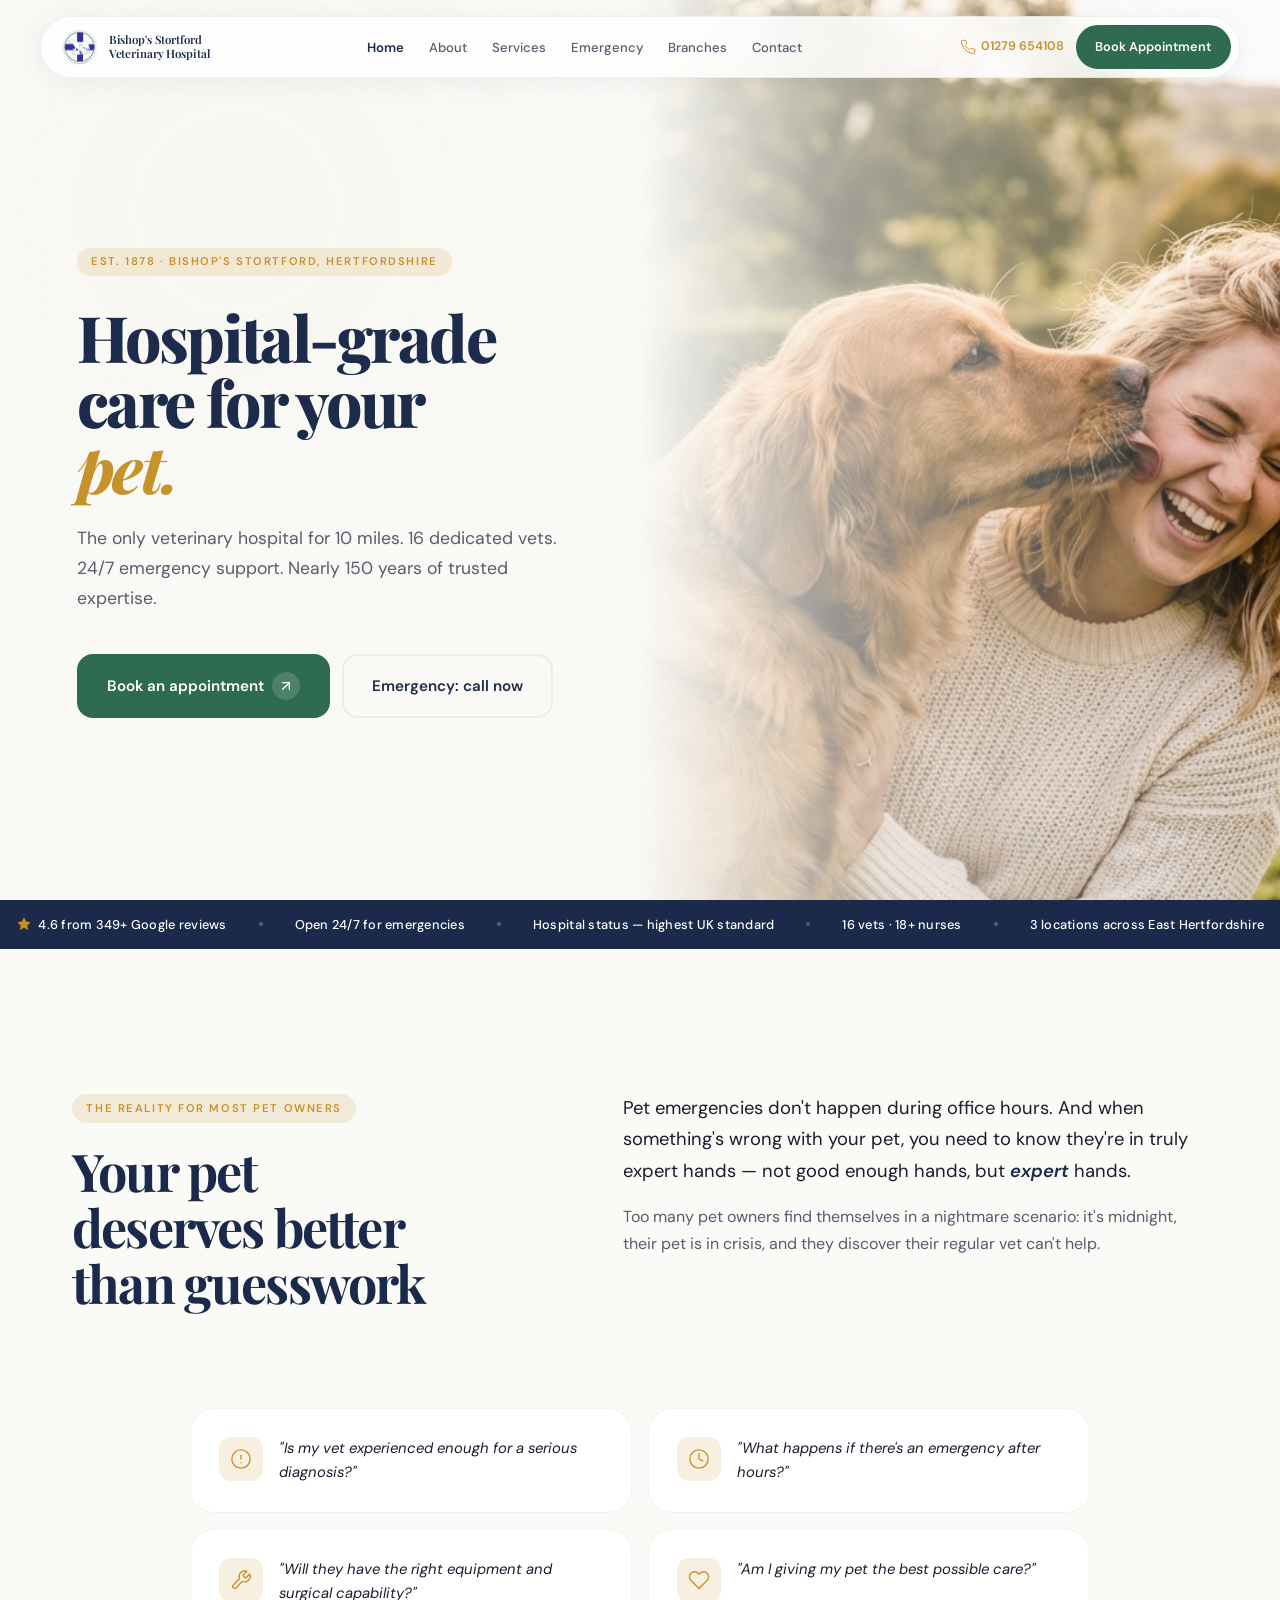
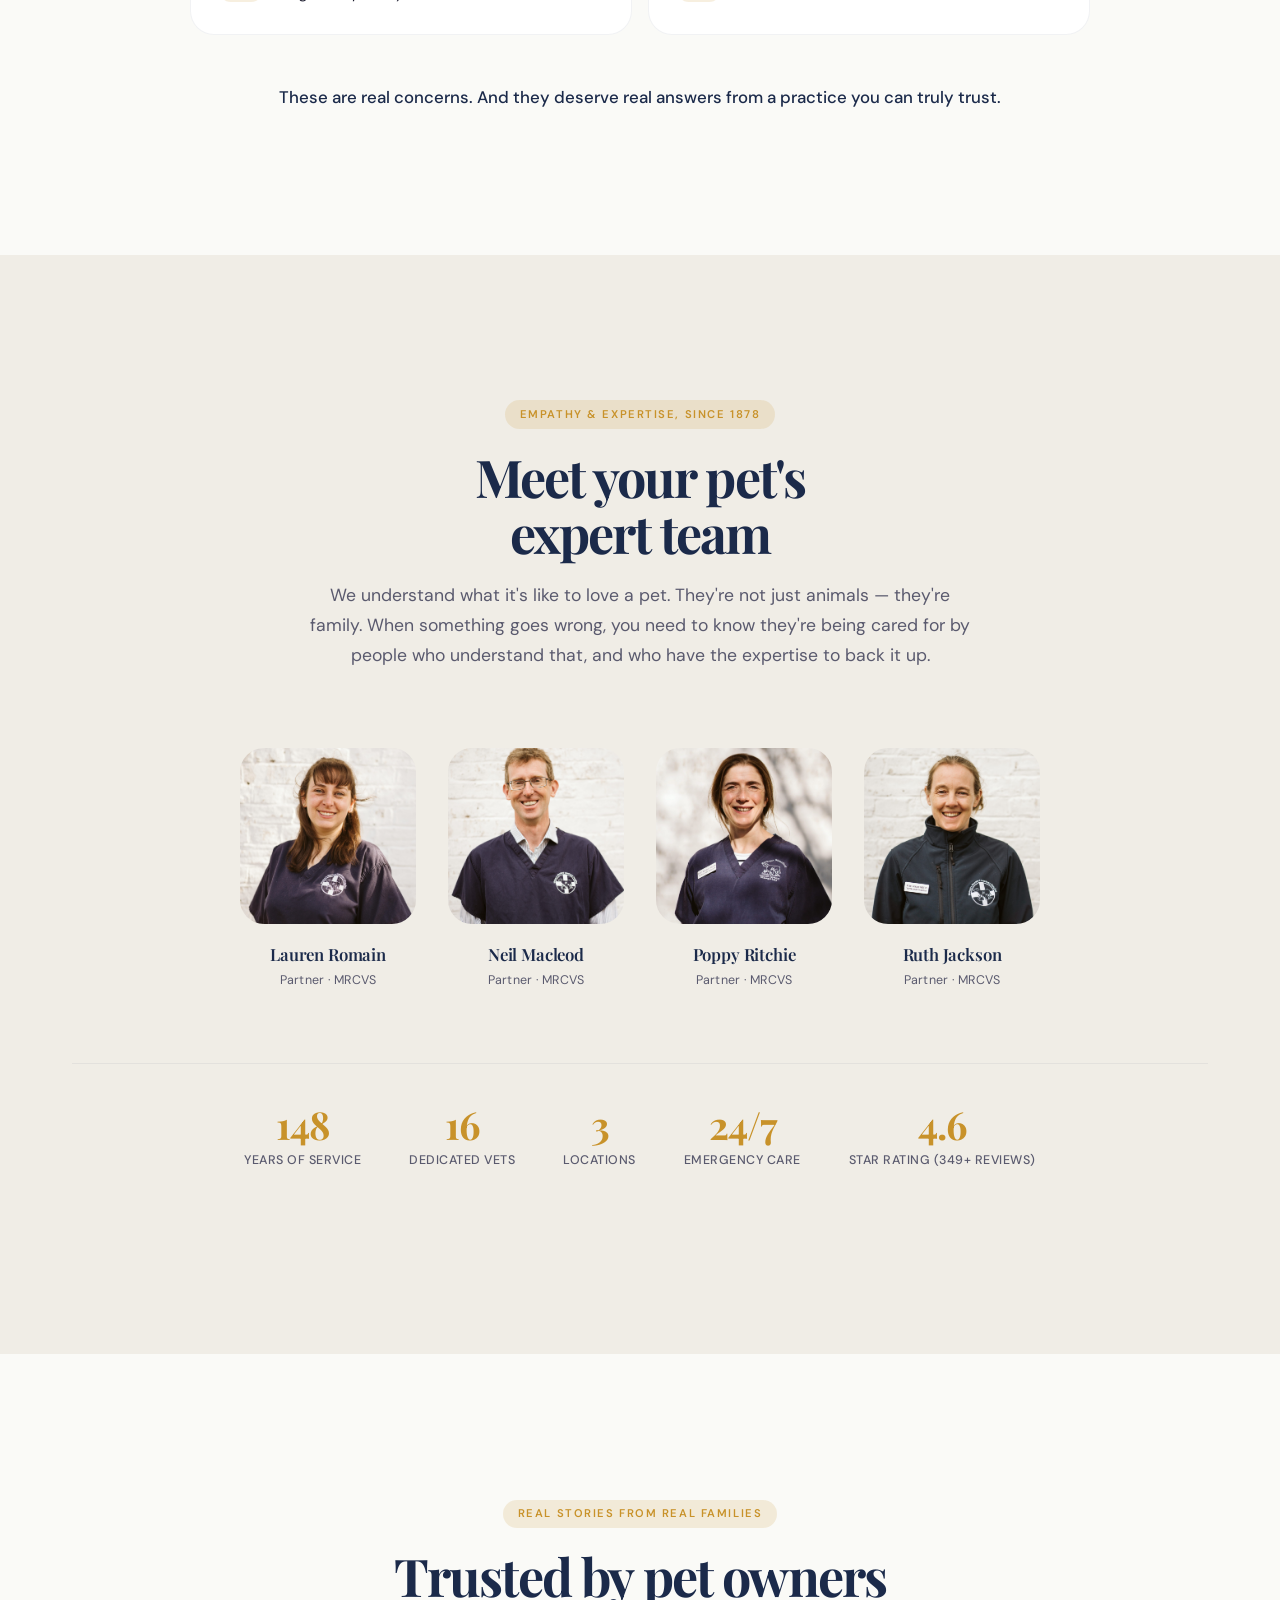
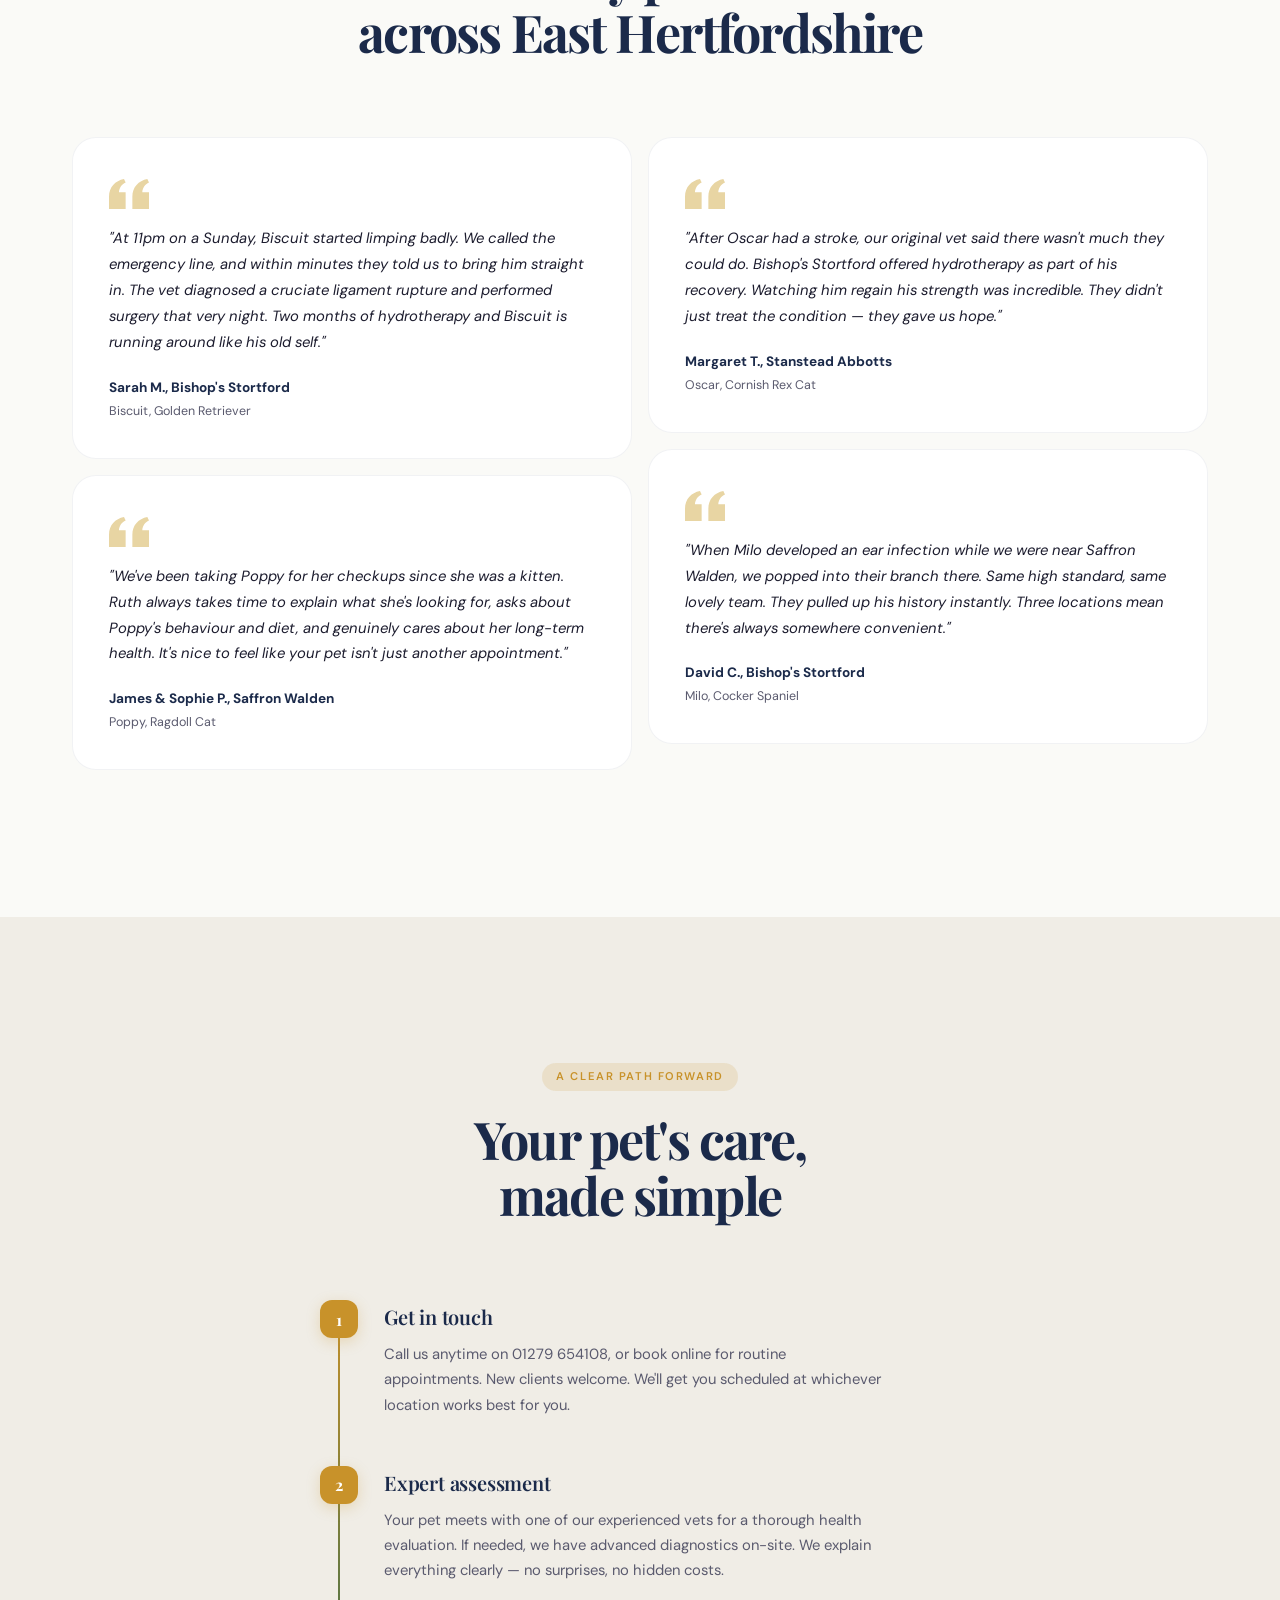
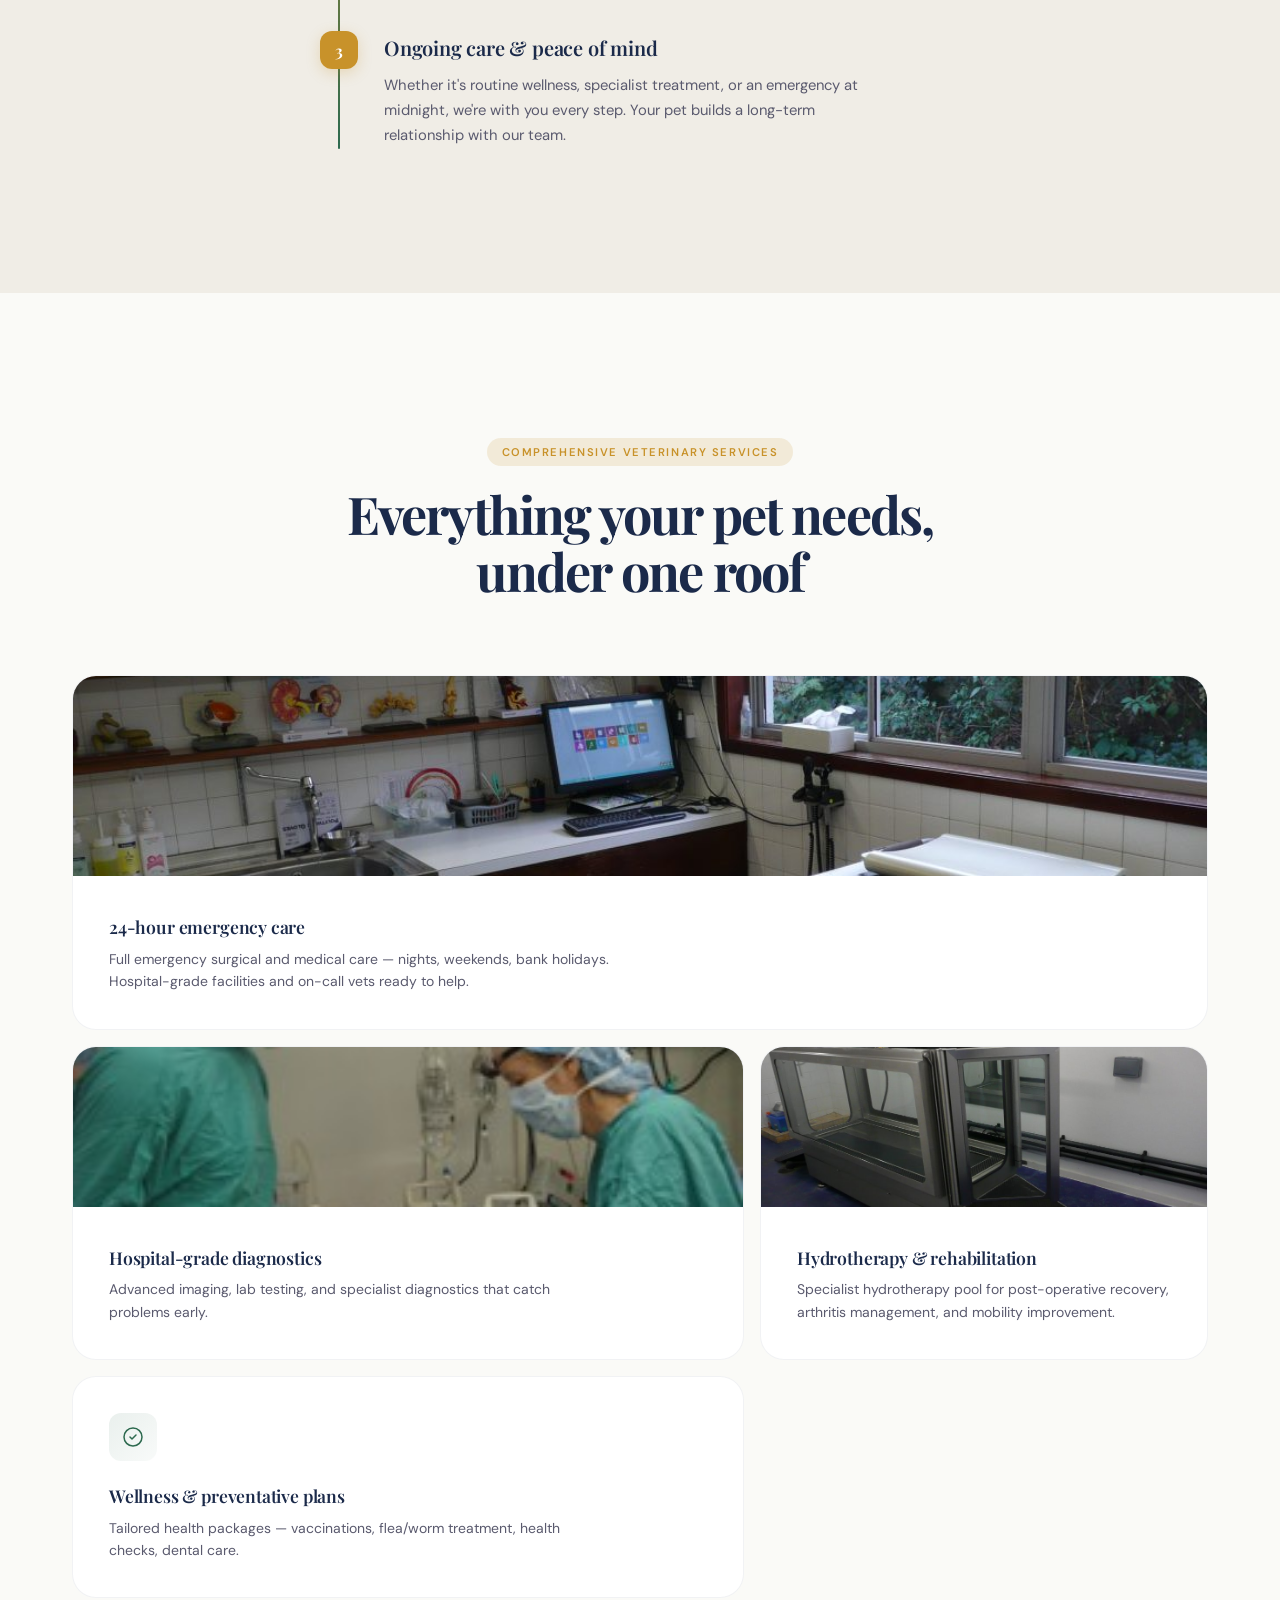
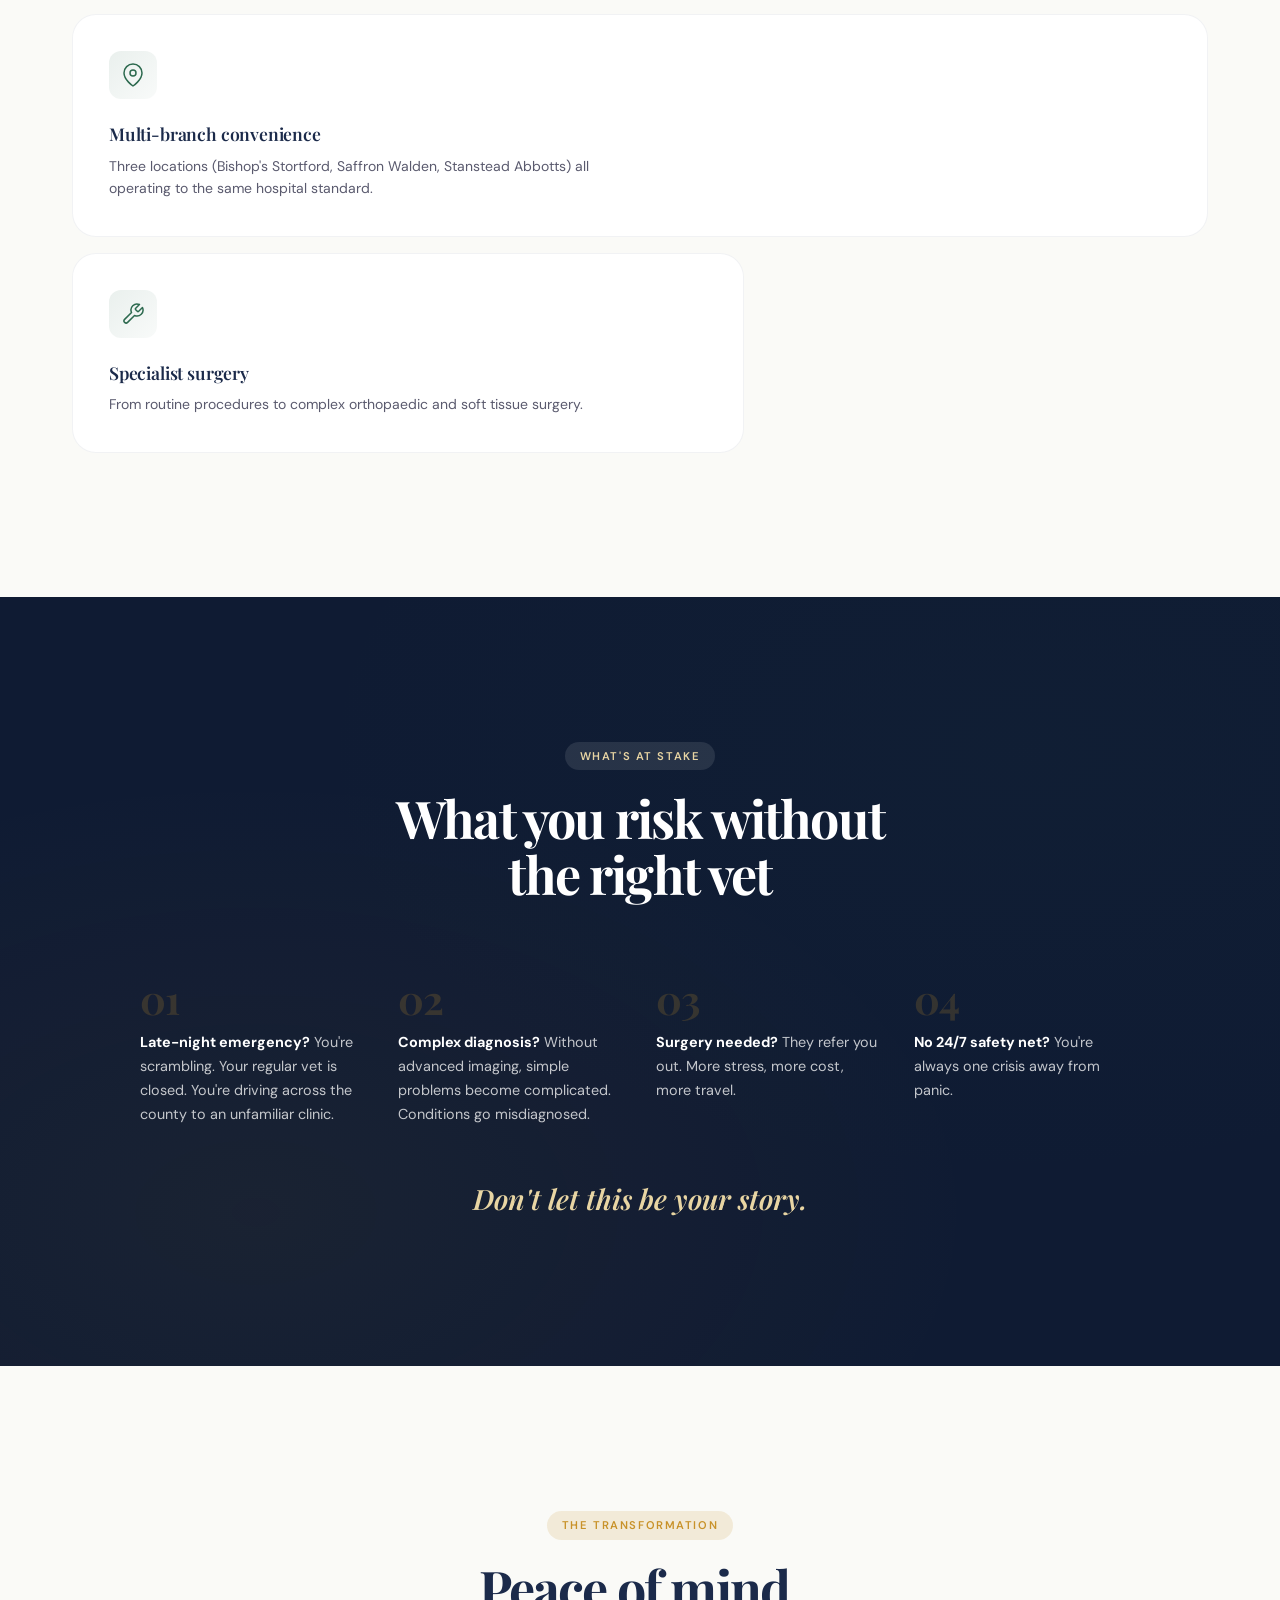
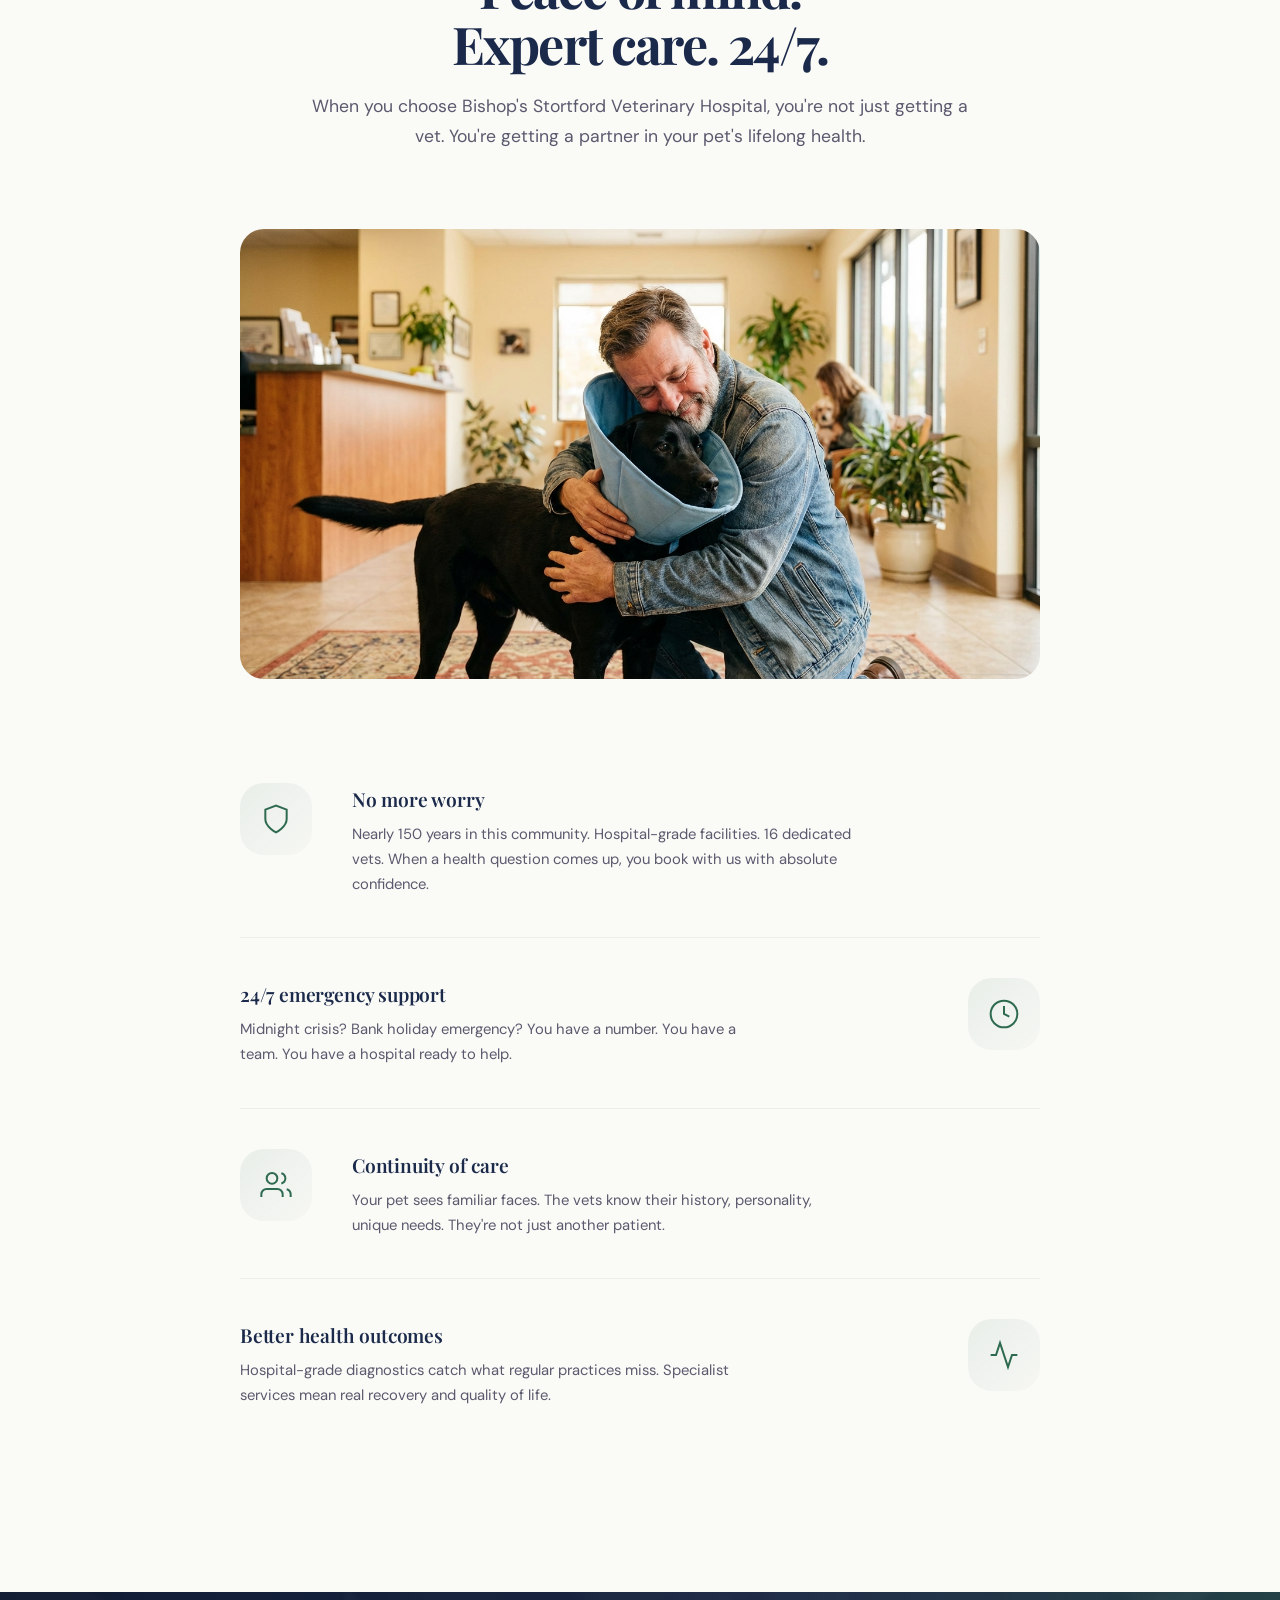
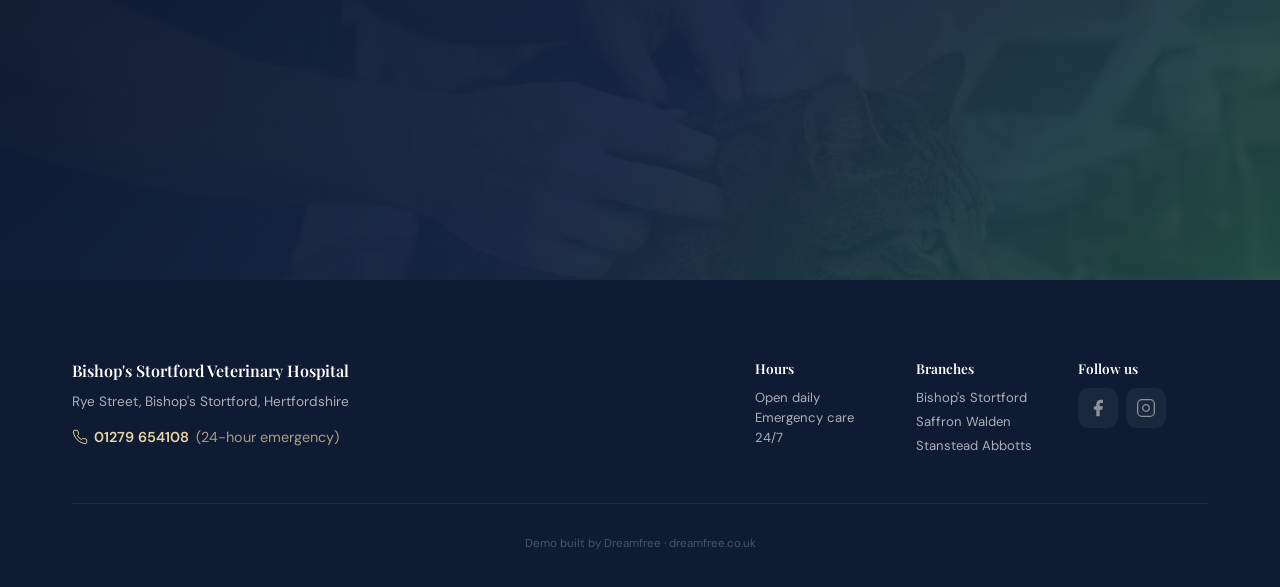
<file: demo/index.html>
<!DOCTYPE html>
<html lang="en-GB">
<head>
    <meta charset="UTF-8">
    <meta name="viewport" content="width=device-width, initial-scale=1.0">
    <title>Bishop's Stortford Veterinary Hospital — Hospital-Grade Care for Your Pet</title>
    <meta name="description" content="Nearly 150 years of trusted veterinary expertise. 16 dedicated vets, 24/7 emergency care, hospital-grade facilities. Bishop's Stortford, Saffron Walden & Stanstead Abbotts.">
    <link rel="preconnect" href="https://fonts.googleapis.com">
    <link rel="preconnect" href="https://fonts.gstatic.com" crossorigin>
    <link href="https://fonts.googleapis.com/css2?family=DM+Sans:ital,opsz,wght@0,9..40,300;0,9..40,400;0,9..40,500;0,9..40,600;0,9..40,700;1,9..40,400&family=Playfair+Display:ital,wght@0,400;0,500;0,600;0,700;0,800;1,400;1,500&display=swap" rel="stylesheet">
    <link rel="stylesheet" href="css/styles.css">
    <script type="text/javascript">
        (function(c,l,a,r,i,t,y){
            c[a]=c[a]||function(){(c[a].q=c[a].q||[]).push(arguments)};
            t=l.createElement(r);t.async=1;t.src="https://www.clarity.ms/tag/"+i;
            y=l.getElementsByTagName(r)[0];y.parentNode.insertBefore(t,y);
        })(window, document, "clarity", "script", "vumg7p891a");
    </script>
    <script src="js/main.js" defer></script>
</head>
<body>

    <a href="#main-content" class="skip-link">Skip to main content</a>

    <!-- Ambient mesh gradient blobs (taste-skill: organic lava-lamp background) -->
    <div class="ambient-bg" aria-hidden="true">
        <div class="ambient-blob ambient-blob--1"></div>
        <div class="ambient-blob ambient-blob--2"></div>
    </div>

    <!-- Grain overlay -->
    <div class="grain-overlay" aria-hidden="true"></div>

    <!-- ===================== FLOATING PILL NAV (taste-skill: Fluid Island) ===================== -->
    <header class="site-header" id="siteHeader">
        <div class="nav-pill">
            <a href="#" class="logo-link" aria-label="Bishop's Stortford Veterinary Hospital — Home">
                <img src="images/logo2.png" alt="Bishop's Stortford Veterinary Hospital" class="logo" width="160" height="44">
                <span class="logo-text">Bishop's Stortford<br>Veterinary Hospital</span>
            </a>
            <nav class="main-nav" id="navMenu" aria-label="Main navigation">
                <ul class="nav-list">
                    <li><a href="#" class="nav-link active">Home</a></li>
                    <li><a href="#" class="nav-link">About</a></li>
                    <li><a href="#" class="nav-link">Services</a></li>
                    <li><a href="#" class="nav-link">Emergency</a></li>
                    <li><a href="#" class="nav-link">Branches</a></li>
                    <li><a href="#" class="nav-link">Contact</a></li>
                </ul>
            </nav>
            <div class="nav-actions">
                <a href="tel:01279654108" class="nav-emergency-link">
                    <svg width="16" height="16" viewBox="0 0 24 24" fill="none" stroke="currentColor" stroke-width="1.5" stroke-linecap="round" stroke-linejoin="round" aria-hidden="true"><path d="M22 16.92v3a2 2 0 0 1-2.18 2 19.79 19.79 0 0 1-8.63-3.07 19.5 19.5 0 0 1-6-6 19.79 19.79 0 0 1-3.07-8.67A2 2 0 0 1 4.11 2h3a2 2 0 0 1 2 1.72c.127.96.361 1.903.7 2.81a2 2 0 0 1-.45 2.11L8.09 9.91a16 16 0 0 0 6 6l1.27-1.27a2 2 0 0 1 2.11-.45c.907.339 1.85.573 2.81.7A2 2 0 0 1 22 16.92z"/></svg>
                    <span class="nav-emergency-text">01279 654108</span>
                </a>
                <button class="btn btn-nav cta-trigger">Book Appointment</button>
            </div>
            <button class="nav-toggle" id="navToggle" aria-label="Open navigation menu" aria-expanded="false" aria-controls="mobileNav">
                <span class="nav-toggle-bar"></span>
                <span class="nav-toggle-bar"></span>
            </button>
        </div>
    </header>

    <!-- Mobile nav overlay (taste-skill: staggered mask reveal) -->
    <div class="mobile-nav-overlay" id="mobileNav" aria-hidden="true">
        <nav aria-label="Mobile navigation">
            <ul class="mobile-nav-list">
                <li class="mobile-nav-item"><a href="#" class="mobile-nav-link">Home</a></li>
                <li class="mobile-nav-item"><a href="#" class="mobile-nav-link">About</a></li>
                <li class="mobile-nav-item"><a href="#" class="mobile-nav-link">Services</a></li>
                <li class="mobile-nav-item"><a href="#" class="mobile-nav-link">Emergency</a></li>
                <li class="mobile-nav-item"><a href="#" class="mobile-nav-link">Branches</a></li>
                <li class="mobile-nav-item"><a href="#" class="mobile-nav-link">Contact</a></li>
            </ul>
            <div class="mobile-nav-footer">
                <button class="btn btn-hero-primary cta-trigger" style="width:100%">Book Appointment</button>
                <a href="tel:01279654108" class="mobile-nav-phone">Emergency: 01279 654108</a>
            </div>
        </nav>
    </div>

    <main id="main-content">

        <!-- ===================== HERO — EDITORIAL SPLIT (taste-skill) ===================== -->
        <section class="hero" id="hero">
            <div class="hero-image-col">
                <div class="hero-bg" role="img" aria-label="A warm, inviting veterinary hospital"></div>
                <div class="hero-image-fade"></div>
            </div>
            <div class="hero-content">
                <div class="hero-text">
                    <span class="eyebrow">Est. 1878 &middot; Bishop's Stortford, Hertfordshire</span>
                    <h1 class="hero-headline reveal-hero">
                        <span class="hero-line">Hospital-grade</span>
                        <span class="hero-line">care for your</span>
                        <span class="hero-line hero-line--accent">pet.</span>
                    </h1>
                    <p class="hero-sub">The only veterinary hospital for 10 miles. 16 dedicated vets. 24/7 emergency support. Nearly 150 years of trusted expertise.</p>
                    <div class="hero-ctas-wrap">
                        <div class="hero-ctas">
                            <button class="btn btn-hero-primary cta-trigger">
                                Book an appointment
                                <span class="btn-icon-wrap">
                                    <svg width="16" height="16" viewBox="0 0 24 24" fill="none" stroke="currentColor" stroke-width="2" stroke-linecap="round" stroke-linejoin="round" aria-hidden="true"><path d="M7 17L17 7"/><path d="M7 7h10v10"/></svg>
                                </span>
                            </button>
                            <button class="btn btn-hero-ghost cta-trigger">Emergency: call now</button>
                        </div>
                        <!-- Paw prints that fade in after 10s — a dog walking toward the nav CTA -->
                        <svg class="paw-print paw-print--1" width="480" height="480" viewBox="0 0 48 48" fill="currentColor" aria-hidden="true"><ellipse cx="24" cy="34" rx="8" ry="10"/><ellipse cx="12" cy="18" rx="5" ry="6.5"/><ellipse cx="24" cy="14" rx="5" ry="6.5"/><ellipse cx="36" cy="18" rx="5" ry="6.5"/><ellipse cx="38" cy="32" rx="4" ry="5.5" transform="rotate(20 38 32)"/><ellipse cx="10" cy="32" rx="4" ry="5.5" transform="rotate(-20 10 32)"/></svg>
                        <svg class="paw-print paw-print--2" width="360" height="360" viewBox="0 0 48 48" fill="currentColor" aria-hidden="true"><ellipse cx="24" cy="34" rx="8" ry="10"/><ellipse cx="12" cy="18" rx="5" ry="6.5"/><ellipse cx="24" cy="14" rx="5" ry="6.5"/><ellipse cx="36" cy="18" rx="5" ry="6.5"/><ellipse cx="38" cy="32" rx="4" ry="5.5" transform="rotate(20 38 32)"/><ellipse cx="10" cy="32" rx="4" ry="5.5" transform="rotate(-20 10 32)"/></svg>
                    </div>
                </div>
            </div>
        </section>

        <!-- ===================== TRUST MARQUEE (taste-skill: kinetic marquee) ===================== -->
        <div class="trust-marquee" aria-label="Trust indicators">
            <div class="marquee-track">
                <div class="marquee-content">
                    <span class="marquee-item">
                        <svg width="16" height="16" viewBox="0 0 24 24" fill="currentColor" aria-hidden="true"><path d="M12 2l3.09 6.26L22 9.27l-5 4.87 1.18 6.88L12 17.77l-6.18 3.25L7 14.14 2 9.27l6.91-1.01L12 2z"/></svg>
                        4.6 from 349+ Google reviews
                    </span>
                    <span class="marquee-dot" aria-hidden="true"></span>
                    <span class="marquee-item">Open 24/7 for emergencies</span>
                    <span class="marquee-dot" aria-hidden="true"></span>
                    <span class="marquee-item">Hospital status &mdash; highest UK standard</span>
                    <span class="marquee-dot" aria-hidden="true"></span>
                    <span class="marquee-item">16 vets &middot; 18+ nurses</span>
                    <span class="marquee-dot" aria-hidden="true"></span>
                    <span class="marquee-item">3 locations across East Hertfordshire</span>
                    <span class="marquee-dot" aria-hidden="true"></span>
                    <span class="marquee-item">Founded 1878 &middot; independently owned</span>
                    <span class="marquee-dot" aria-hidden="true"></span>
                </div>
                <div class="marquee-content" aria-hidden="true">
                    <span class="marquee-item">
                        <svg width="16" height="16" viewBox="0 0 24 24" fill="currentColor" aria-hidden="true"><path d="M12 2l3.09 6.26L22 9.27l-5 4.87 1.18 6.88L12 17.77l-6.18 3.25L7 14.14 2 9.27l6.91-1.01L12 2z"/></svg>
                        4.6 from 349+ Google reviews
                    </span>
                    <span class="marquee-dot" aria-hidden="true"></span>
                    <span class="marquee-item">Open 24/7 for emergencies</span>
                    <span class="marquee-dot" aria-hidden="true"></span>
                    <span class="marquee-item">Hospital status &mdash; highest UK standard</span>
                    <span class="marquee-dot" aria-hidden="true"></span>
                    <span class="marquee-item">16 vets &middot; 18+ nurses</span>
                    <span class="marquee-dot" aria-hidden="true"></span>
                    <span class="marquee-item">3 locations across East Hertfordshire</span>
                    <span class="marquee-dot" aria-hidden="true"></span>
                    <span class="marquee-item">Founded 1878 &middot; independently owned</span>
                    <span class="marquee-dot" aria-hidden="true"></span>
                </div>
            </div>
        </div>

        <!-- ===================== PROBLEM ===================== -->
        <section class="section section-pad-xl" id="problem">
            <div class="container">
                <div class="split-section">
                    <div class="split-left reveal">
                        <span class="eyebrow eyebrow-dark">The reality for most pet owners</span>
                        <h2 class="display-heading">Your pet deserves better than guesswork</h2>
                    </div>
                    <div class="split-right reveal">
                        <p class="lead-text">Pet emergencies don't happen during office hours. And when something's wrong with your pet, you need to know they're in truly expert hands &mdash; not good enough hands, but <em>expert</em> hands.</p>
                        <p class="body-text">Too many pet owners find themselves in a nightmare scenario: it's midnight, their pet is in crisis, and they discover their regular vet can't help.</p>
                    </div>
                </div>

                <div class="worry-grid">
                    <div class="spotlight-card reveal-stagger" data-tilt>
                        <div class="spotlight-card-glow"></div>
                        <div class="spotlight-card-inner">
                            <div class="worry-icon">
                                <svg width="22" height="22" viewBox="0 0 24 24" fill="none" stroke="currentColor" stroke-width="1.5" stroke-linecap="round" stroke-linejoin="round" aria-hidden="true"><circle cx="12" cy="12" r="10"/><path d="M12 8v4"/><path d="M12 16h.01"/></svg>
                            </div>
                            <p>"Is my vet experienced enough for a serious diagnosis?"</p>
                        </div>
                    </div>
                    <div class="spotlight-card reveal-stagger" data-tilt>
                        <div class="spotlight-card-glow"></div>
                        <div class="spotlight-card-inner">
                            <div class="worry-icon">
                                <svg width="22" height="22" viewBox="0 0 24 24" fill="none" stroke="currentColor" stroke-width="1.5" stroke-linecap="round" stroke-linejoin="round" aria-hidden="true"><circle cx="12" cy="12" r="10"/><polyline points="12 6 12 12 16 14"/></svg>
                            </div>
                            <p>"What happens if there's an emergency after hours?"</p>
                        </div>
                    </div>
                    <div class="spotlight-card reveal-stagger" data-tilt>
                        <div class="spotlight-card-glow"></div>
                        <div class="spotlight-card-inner">
                            <div class="worry-icon">
                                <svg width="22" height="22" viewBox="0 0 24 24" fill="none" stroke="currentColor" stroke-width="1.5" stroke-linecap="round" stroke-linejoin="round" aria-hidden="true"><path d="M14.7 6.3a1 1 0 0 0 0 1.4l1.6 1.6a1 1 0 0 0 1.4 0l3.77-3.77a6 6 0 0 1-7.94 7.94l-6.91 6.91a2.12 2.12 0 0 1-3-3l6.91-6.91a6 6 0 0 1 7.94-7.94l-3.76 3.76z"/></svg>
                            </div>
                            <p>"Will they have the right equipment and surgical capability?"</p>
                        </div>
                    </div>
                    <div class="spotlight-card reveal-stagger" data-tilt>
                        <div class="spotlight-card-glow"></div>
                        <div class="spotlight-card-inner">
                            <div class="worry-icon">
                                <svg width="22" height="22" viewBox="0 0 24 24" fill="none" stroke="currentColor" stroke-width="1.5" stroke-linecap="round" stroke-linejoin="round" aria-hidden="true"><path d="M20.84 4.61a5.5 5.5 0 0 0-7.78 0L12 5.67l-1.06-1.06a5.5 5.5 0 0 0-7.78 7.78l1.06 1.06L12 21.23l7.78-7.78 1.06-1.06a5.5 5.5 0 0 0 0-7.78z"/></svg>
                            </div>
                            <p>"Am I giving my pet the best possible care?"</p>
                        </div>
                    </div>
                </div>
                <p class="problem-closing reveal">These are real concerns. And they deserve real answers from a practice you can truly trust.</p>
            </div>
        </section>

        <!-- ===================== GUIDE / AUTHORITY ===================== -->
        <section class="section section-warm section-pad-xl" id="guide">
            <div class="container">
                <div class="section-header reveal">
                    <span class="eyebrow eyebrow-dark">Empathy &amp; expertise, since 1878</span>
                    <h2 class="display-heading">Meet your pet's<br>expert team</h2>
                    <p class="section-subtitle">We understand what it's like to love a pet. They're not just animals &mdash; they're family. When something goes wrong, you need to know they're being cared for by people who understand that, and who have the expertise to back it up.</p>
                </div>

                <!-- Team portraits — real people, real trust -->
                <div class="team-grid">
                    <div class="team-card reveal-stagger">
                        <div class="team-photo-wrap">
                            <img src="images/team/lauren-romain.jpg" alt="Lauren Romain, Partner and Veterinary Surgeon" class="team-photo" loading="lazy" width="400" height="400">
                        </div>
                        <h3 class="team-name">Lauren Romain</h3>
                        <p class="team-role">Partner &middot; MRCVS</p>
                    </div>
                    <div class="team-card reveal-stagger">
                        <div class="team-photo-wrap">
                            <img src="images/team/neil-macleod.jpg" alt="Neil Macleod, Partner and Veterinary Surgeon" class="team-photo" loading="lazy" width="400" height="400">
                        </div>
                        <h3 class="team-name">Neil Macleod</h3>
                        <p class="team-role">Partner &middot; MRCVS</p>
                    </div>
                    <div class="team-card reveal-stagger">
                        <div class="team-photo-wrap">
                            <img src="images/team/poppy-ritchie.jpg" alt="Poppy Ritchie, Partner and Veterinary Surgeon" class="team-photo" loading="lazy" width="400" height="400">
                        </div>
                        <h3 class="team-name">Poppy Ritchie</h3>
                        <p class="team-role">Partner &middot; MRCVS</p>
                    </div>
                    <div class="team-card reveal-stagger">
                        <div class="team-photo-wrap">
                            <img src="images/team/ruth-jackson.jpg" alt="Ruth Jackson, Partner and Veterinary Surgeon" class="team-photo" loading="lazy" width="400" height="400">
                        </div>
                        <h3 class="team-name">Ruth Jackson</h3>
                        <p class="team-role">Partner &middot; MRCVS</p>
                    </div>
                </div>

                <!-- Authority stats -->
                <div class="authority-strip">
                    <div class="authority-stat reveal-stagger">
                        <span class="authority-stat-number">148</span>
                        <span class="authority-stat-label">years of service</span>
                    </div>
                    <div class="authority-stat reveal-stagger">
                        <span class="authority-stat-number">16</span>
                        <span class="authority-stat-label">dedicated vets</span>
                    </div>
                    <div class="authority-stat reveal-stagger">
                        <span class="authority-stat-number">3</span>
                        <span class="authority-stat-label">locations</span>
                    </div>
                    <div class="authority-stat reveal-stagger">
                        <span class="authority-stat-number">24/7</span>
                        <span class="authority-stat-label">emergency care</span>
                    </div>
                    <div class="authority-stat reveal-stagger">
                        <span class="authority-stat-number">4.6</span>
                        <span class="authority-stat-label">star rating (349+ reviews)</span>
                    </div>
                </div>
            </div>
        </section>

        <!-- ===================== TESTIMONIALS — STACKED SCROLL ===================== -->
        <section class="section section-pad-xl" id="testimonials">
            <div class="container">
                <div class="section-header reveal">
                    <span class="eyebrow eyebrow-dark">Real stories from real families</span>
                    <h2 class="display-heading">Trusted by pet owners<br>across East Hertfordshire</h2>
                </div>
                <div class="testimonial-masonry">
                    <article class="testimonial-card testimonial-card--tall reveal-stagger">
                        <div class="testimonial-card-inner">
                            <svg class="testimonial-mark" width="40" height="40" viewBox="0 0 24 24" fill="currentColor" aria-hidden="true"><path d="M14.017 21v-7.391c0-5.704 3.731-9.57 8.983-10.609l.995 2.151c-2.432.917-3.995 3.638-3.995 5.849h4v10H14.017zm-14.017 0v-7.391c0-5.704 3.748-9.57 9-10.609l.996 2.151c-2.433.917-3.996 3.638-3.996 5.849h3.983v10H0z"/></svg>
                            <blockquote>
                                <p>"At 11pm on a Sunday, Biscuit started limping badly. We called the emergency line, and within minutes they told us to bring him straight in. The vet diagnosed a cruciate ligament rupture and performed surgery that very night. Two months of hydrotherapy and Biscuit is running around like his old self."</p>
                            </blockquote>
                            <footer>
                                <strong>Sarah M., Bishop's Stortford</strong>
                                <span>Biscuit, Golden Retriever</span>
                            </footer>
                        </div>
                    </article>
                    <article class="testimonial-card reveal-stagger">
                        <div class="testimonial-card-inner">
                            <svg class="testimonial-mark" width="40" height="40" viewBox="0 0 24 24" fill="currentColor" aria-hidden="true"><path d="M14.017 21v-7.391c0-5.704 3.731-9.57 8.983-10.609l.995 2.151c-2.432.917-3.995 3.638-3.995 5.849h4v10H14.017zm-14.017 0v-7.391c0-5.704 3.748-9.57 9-10.609l.996 2.151c-2.433.917-3.996 3.638-3.996 5.849h3.983v10H0z"/></svg>
                            <blockquote>
                                <p>"We've been taking Poppy for her checkups since she was a kitten. Ruth always takes time to explain what she's looking for, asks about Poppy's behaviour and diet, and genuinely cares about her long-term health. It's nice to feel like your pet isn't just another appointment."</p>
                            </blockquote>
                            <footer>
                                <strong>James &amp; Sophie P., Saffron Walden</strong>
                                <span>Poppy, Ragdoll Cat</span>
                            </footer>
                        </div>
                    </article>
                    <article class="testimonial-card reveal-stagger">
                        <div class="testimonial-card-inner">
                            <svg class="testimonial-mark" width="40" height="40" viewBox="0 0 24 24" fill="currentColor" aria-hidden="true"><path d="M14.017 21v-7.391c0-5.704 3.731-9.57 8.983-10.609l.995 2.151c-2.432.917-3.995 3.638-3.995 5.849h4v10H14.017zm-14.017 0v-7.391c0-5.704 3.748-9.57 9-10.609l.996 2.151c-2.433.917-3.996 3.638-3.996 5.849h3.983v10H0z"/></svg>
                            <blockquote>
                                <p>"After Oscar had a stroke, our original vet said there wasn't much they could do. Bishop's Stortford offered hydrotherapy as part of his recovery. Watching him regain his strength was incredible. They didn't just treat the condition &mdash; they gave us hope."</p>
                            </blockquote>
                            <footer>
                                <strong>Margaret T., Stanstead Abbotts</strong>
                                <span>Oscar, Cornish Rex Cat</span>
                            </footer>
                        </div>
                    </article>
                    <article class="testimonial-card testimonial-card--tall reveal-stagger">
                        <div class="testimonial-card-inner">
                            <svg class="testimonial-mark" width="40" height="40" viewBox="0 0 24 24" fill="currentColor" aria-hidden="true"><path d="M14.017 21v-7.391c0-5.704 3.731-9.57 8.983-10.609l.995 2.151c-2.432.917-3.995 3.638-3.995 5.849h4v10H14.017zm-14.017 0v-7.391c0-5.704 3.748-9.57 9-10.609l.996 2.151c-2.433.917-3.996 3.638-3.996 5.849h3.983v10H0z"/></svg>
                            <blockquote>
                                <p>"When Milo developed an ear infection while we were near Saffron Walden, we popped into their branch there. Same high standard, same lovely team. They pulled up his history instantly. Three locations mean there's always somewhere convenient."</p>
                            </blockquote>
                            <footer>
                                <strong>David C., Bishop's Stortford</strong>
                                <span>Milo, Cocker Spaniel</span>
                            </footer>
                        </div>
                    </article>
                </div>
            </div>
        </section>

        <!-- ===================== 3-STEP PLAN — VERTICAL TIMELINE ===================== -->
        <section class="section section-warm section-pad-xl" id="plan">
            <div class="container">
                <div class="section-header reveal">
                    <span class="eyebrow eyebrow-dark">A clear path forward</span>
                    <h2 class="display-heading">Your pet's care,<br>made simple</h2>
                </div>
                <div class="timeline">
                    <div class="timeline-line" aria-hidden="true">
                        <div class="timeline-line-fill" id="timelineFill"></div>
                    </div>
                    <div class="timeline-step reveal-stagger">
                        <div class="timeline-marker">
                            <span class="timeline-number">1</span>
                        </div>
                        <div class="timeline-content">
                            <h3>Get in touch</h3>
                            <p>Call us anytime on 01279 654108, or book online for routine appointments. New clients welcome. We'll get you scheduled at whichever location works best for you.</p>
                        </div>
                    </div>
                    <div class="timeline-step reveal-stagger">
                        <div class="timeline-marker">
                            <span class="timeline-number">2</span>
                        </div>
                        <div class="timeline-content">
                            <h3>Expert assessment</h3>
                            <p>Your pet meets with one of our experienced vets for a thorough health evaluation. If needed, we have advanced diagnostics on-site. We explain everything clearly &mdash; no surprises, no hidden costs.</p>
                        </div>
                    </div>
                    <div class="timeline-step reveal-stagger">
                        <div class="timeline-marker">
                            <span class="timeline-number">3</span>
                        </div>
                        <div class="timeline-content">
                            <h3>Ongoing care &amp; peace of mind</h3>
                            <p>Whether it's routine wellness, specialist treatment, or an emergency at midnight, we're with you every step. Your pet builds a long-term relationship with our team.</p>
                        </div>
                    </div>
                </div>
            </div>
        </section>

        <!-- ===================== SERVICES — BENTO GRID ===================== -->
        <section class="section section-pad-xl" id="services">
            <div class="container">
                <div class="section-header reveal">
                    <span class="eyebrow eyebrow-dark">Comprehensive veterinary services</span>
                    <h2 class="display-heading">Everything your pet needs,<br>under one roof</h2>
                </div>
                <div class="services-bento">
                    <div class="service-card service-card--wide service-card--has-image reveal-stagger" data-tilt>
                        <div class="spotlight-card-glow"></div>
                        <img src="images/facilities/consultation-room.jpg" alt="Modern consultation room at Bishop's Stortford Veterinary Hospital" class="service-card-image" loading="lazy" width="1024" height="683">
                        <div class="service-card-inner">
                            <h3>24-hour emergency care</h3>
                            <p>Full emergency surgical and medical care &mdash; nights, weekends, bank holidays. Hospital-grade facilities and on-call vets ready to help.</p>
                        </div>
                    </div>
                    <div class="service-card service-card--has-image reveal-stagger" data-tilt>
                        <div class="spotlight-card-glow"></div>
                        <img src="images/facilities/operating-theatre.jpg" alt="Fully equipped operating theatre" class="service-card-image" loading="lazy" width="1024" height="683">
                        <div class="service-card-inner">
                            <h3>Hospital-grade diagnostics</h3>
                            <p>Advanced imaging, lab testing, and specialist diagnostics that catch problems early.</p>
                        </div>
                    </div>
                    <div class="service-card service-card--has-image reveal-stagger" data-tilt>
                        <div class="spotlight-card-glow"></div>
                        <img src="images/facilities/aquatic-treadmill.jpg" alt="Glass-sided aquatic treadmill for pet rehabilitation" class="service-card-image" loading="lazy" width="1024" height="683">
                        <div class="service-card-inner">
                            <h3>Hydrotherapy &amp; rehabilitation</h3>
                            <p>Specialist hydrotherapy pool for post-operative recovery, arthritis management, and mobility improvement.</p>
                        </div>
                    </div>
                    <div class="service-card reveal-stagger" data-tilt>
                        <div class="spotlight-card-glow"></div>
                        <div class="service-card-inner">
                            <div class="service-icon"><svg width="24" height="24" viewBox="0 0 24 24" fill="none" stroke="currentColor" stroke-width="1.5" stroke-linecap="round" stroke-linejoin="round" aria-hidden="true"><path d="M9 12l2 2 4-4"/><path d="M21 12a9 9 0 1 1-18 0 9 9 0 0 1 18 0z"/></svg></div>
                            <h3>Wellness &amp; preventative plans</h3>
                            <p>Tailored health packages &mdash; vaccinations, flea/worm treatment, health checks, dental care.</p>
                        </div>
                    </div>
                    <div class="service-card service-card--wide reveal-stagger" data-tilt>
                        <div class="spotlight-card-glow"></div>
                        <div class="service-card-inner">
                            <div class="service-icon"><svg width="24" height="24" viewBox="0 0 24 24" fill="none" stroke="currentColor" stroke-width="1.5" stroke-linecap="round" stroke-linejoin="round" aria-hidden="true"><path d="M21 10c0 7-9 13-9 13s-9-6-9-13a9 9 0 0 1 18 0z"/><circle cx="12" cy="10" r="3"/></svg></div>
                            <h3>Multi-branch convenience</h3>
                            <p>Three locations (Bishop's Stortford, Saffron Walden, Stanstead Abbotts) all operating to the same hospital standard.</p>
                        </div>
                    </div>
                    <div class="service-card reveal-stagger" data-tilt>
                        <div class="spotlight-card-glow"></div>
                        <div class="service-card-inner">
                            <div class="service-icon"><svg width="24" height="24" viewBox="0 0 24 24" fill="none" stroke="currentColor" stroke-width="1.5" stroke-linecap="round" stroke-linejoin="round" aria-hidden="true"><path d="M14.7 6.3a1 1 0 0 0 0 1.4l1.6 1.6a1 1 0 0 0 1.4 0l3.77-3.77a6 6 0 0 1-7.94 7.94l-6.91 6.91a2.12 2.12 0 0 1-3-3l6.91-6.91a6 6 0 0 1 7.94-7.94l-3.76 3.76z"/></svg></div>
                            <h3>Specialist surgery</h3>
                            <p>From routine procedures to complex orthopaedic and soft tissue surgery.</p>
                        </div>
                    </div>
                </div>
            </div>
        </section>

        <!-- ===================== STAKES — FULL-WIDTH DRAMATIC ===================== -->
        <section class="section section-stakes" id="stakes">
            <div class="container">
                <div class="section-header reveal">
                    <span class="eyebrow eyebrow-light">What's at stake</span>
                    <h2 class="display-heading display-heading--light">What you risk without<br>the right vet</h2>
                </div>
                <div class="stakes-columns">
                    <div class="stakes-col reveal-stagger">
                        <span class="stakes-number" aria-hidden="true">01</span>
                        <p><strong>Late-night emergency?</strong> You're scrambling. Your regular vet is closed. You're driving across the county to an unfamiliar clinic.</p>
                    </div>
                    <div class="stakes-col reveal-stagger">
                        <span class="stakes-number" aria-hidden="true">02</span>
                        <p><strong>Complex diagnosis?</strong> Without advanced imaging, simple problems become complicated. Conditions go misdiagnosed.</p>
                    </div>
                    <div class="stakes-col reveal-stagger">
                        <span class="stakes-number" aria-hidden="true">03</span>
                        <p><strong>Surgery needed?</strong> They refer you out. More stress, more cost, more travel.</p>
                    </div>
                    <div class="stakes-col reveal-stagger">
                        <span class="stakes-number" aria-hidden="true">04</span>
                        <p><strong>No 24/7 safety net?</strong> You're always one crisis away from panic.</p>
                    </div>
                </div>
                <p class="stakes-closing reveal"><em>Don't let this be your story.</em></p>
            </div>
        </section>

        <!-- ===================== SUCCESS — EDITORIAL ZIG-ZAG ===================== -->
        <section class="section section-pad-xl" id="success">
            <div class="container">
                <div class="section-header reveal">
                    <span class="eyebrow eyebrow-dark">The transformation</span>
                    <h2 class="display-heading">Peace of mind.<br>Expert care. 24/7.</h2>
                    <p class="section-subtitle">When you choose Bishop's Stortford Veterinary Hospital, you're not just getting a vet. You're getting a partner in your pet's lifelong health.</p>
                </div>
                <div class="success-image reveal">
                    <img src="images/happy-recovery.jpg" alt="A pet owner reunited with their recovered pet" loading="lazy" width="800" height="450">
                </div>
                <div class="success-zigzag">
                    <div class="zigzag-row reveal-stagger">
                        <div class="zigzag-icon-col">
                            <div class="zigzag-icon-wrap">
                                <svg width="32" height="32" viewBox="0 0 24 24" fill="none" stroke="currentColor" stroke-width="1.5" aria-hidden="true"><path d="M12 22s8-4 8-10V5l-8-3-8 3v7c0 6 8 10 8 10z"/></svg>
                            </div>
                        </div>
                        <div class="zigzag-text-col">
                            <h3>No more worry</h3>
                            <p>Nearly 150 years in this community. Hospital-grade facilities. 16 dedicated vets. When a health question comes up, you book with us with absolute confidence.</p>
                        </div>
                    </div>
                    <div class="zigzag-row zigzag-row--flip reveal-stagger">
                        <div class="zigzag-icon-col">
                            <div class="zigzag-icon-wrap">
                                <svg width="32" height="32" viewBox="0 0 24 24" fill="none" stroke="currentColor" stroke-width="1.5" aria-hidden="true"><circle cx="12" cy="12" r="10"/><polyline points="12 6 12 12 16 14"/></svg>
                            </div>
                        </div>
                        <div class="zigzag-text-col">
                            <h3>24/7 emergency support</h3>
                            <p>Midnight crisis? Bank holiday emergency? You have a number. You have a team. You have a hospital ready to help.</p>
                        </div>
                    </div>
                    <div class="zigzag-row reveal-stagger">
                        <div class="zigzag-icon-col">
                            <div class="zigzag-icon-wrap">
                                <svg width="32" height="32" viewBox="0 0 24 24" fill="none" stroke="currentColor" stroke-width="1.5" aria-hidden="true"><path d="M17 21v-2a4 4 0 0 0-4-4H5a4 4 0 0 0-4 4v2"/><circle cx="9" cy="7" r="4"/><path d="M23 21v-2a4 4 0 0 0-3-3.87"/><path d="M16 3.13a4 4 0 0 1 0 7.75"/></svg>
                            </div>
                        </div>
                        <div class="zigzag-text-col">
                            <h3>Continuity of care</h3>
                            <p>Your pet sees familiar faces. The vets know their history, personality, unique needs. They're not just another patient.</p>
                        </div>
                    </div>
                    <div class="zigzag-row zigzag-row--flip reveal-stagger">
                        <div class="zigzag-icon-col">
                            <div class="zigzag-icon-wrap">
                                <svg width="32" height="32" viewBox="0 0 24 24" fill="none" stroke="currentColor" stroke-width="1.5" aria-hidden="true"><polyline points="22 12 18 12 15 21 9 3 6 12 2 12"/></svg>
                            </div>
                        </div>
                        <div class="zigzag-text-col">
                            <h3>Better health outcomes</h3>
                            <p>Hospital-grade diagnostics catch what regular practices miss. Specialist services mean real recovery and quality of life.</p>
                        </div>
                    </div>
                </div>
            </div>
        </section>

        <!-- ===================== FINAL CTA ===================== -->
        <section class="section section-cta" id="cta">
            <div class="section-cta-bg" role="img" aria-label="Veterinarian gently caring for a cat">
                <img src="images/gentle-care.jpg" alt="" loading="lazy" width="800" height="533">
            <div class="container">
                <div class="cta-content reveal">
                    <span class="eyebrow eyebrow-light">Ready to give your pet the best?</span>
                    <h2 class="cta-heading">Your pet deserves hospital-grade care from a team with nearly 150 years of experience.</h2>
                    <p class="cta-sub">Whether it's routine wellness, a specialist concern, or an emergency at midnight &mdash; we're here.</p>
                    <p class="cta-tagline">Three locations. 24-hour emergency care. 16 dedicated vets. One goal: your pet's health and happiness.</p>
                    <div class="cta-buttons">
                        <button class="btn btn-cta-primary cta-trigger">
                            Book your pet's appointment today
                            <span class="btn-icon-wrap">
                                <svg width="16" height="16" viewBox="0 0 24 24" fill="none" stroke="currentColor" stroke-width="2" stroke-linecap="round" stroke-linejoin="round" aria-hidden="true"><path d="M7 17L17 7"/><path d="M7 7h10v10"/></svg>
                            </span>
                        </button>
                        <button class="btn btn-cta-secondary cta-trigger">
                            <svg width="18" height="18" viewBox="0 0 24 24" fill="none" stroke="currentColor" stroke-width="1.5" aria-hidden="true"><path d="M22 16.92v3a2 2 0 0 1-2.18 2 19.79 19.79 0 0 1-8.63-3.07 19.5 19.5 0 0 1-6-6 19.79 19.79 0 0 1-3.07-8.67A2 2 0 0 1 4.11 2h3a2 2 0 0 1 2 1.72c.127.96.361 1.903.7 2.81a2 2 0 0 1-.45 2.11L8.09 9.91a16 16 0 0 0 6 6l1.27-1.27a2 2 0 0 1 2.11-.45c.907.339 1.85.573 2.81.7A2 2 0 0 1 22 16.92z"/></svg>
                            Pet emergency? Call 01279 654108
                        </button>
                    </div>
                </div>
            </div>
        </section>
    </main>

    <!-- ===================== FOOTER ===================== -->
    <footer class="site-footer">
        <div class="container">
            <div class="footer-top">
                <div class="footer-brand">
                    <h4>Bishop's Stortford Veterinary Hospital</h4>
                    <p>Rye Street, Bishop's Stortford, Hertfordshire</p>
                    <a href="tel:01279654108" class="footer-phone-link">
                        <svg width="16" height="16" viewBox="0 0 24 24" fill="none" stroke="currentColor" stroke-width="1.5" aria-hidden="true"><path d="M22 16.92v3a2 2 0 0 1-2.18 2 19.79 19.79 0 0 1-8.63-3.07 19.5 19.5 0 0 1-6-6 19.79 19.79 0 0 1-3.07-8.67A2 2 0 0 1 4.11 2h3a2 2 0 0 1 2 1.72c.127.96.361 1.903.7 2.81a2 2 0 0 1-.45 2.11L8.09 9.91a16 16 0 0 0 6 6l1.27-1.27a2 2 0 0 1 2.11-.45c.907.339 1.85.573 2.81.7A2 2 0 0 1 22 16.92z"/></svg>
                        01279 654108 <span>(24-hour emergency)</span>
                    </a>
                </div>
                <div class="footer-links-group">
                    <div class="footer-col">
                        <h5>Hours</h5>
                        <p>Open daily<br>Emergency care 24/7</p>
                    </div>
                    <div class="footer-col">
                        <h5>Branches</h5>
                        <ul>
                            <li>Bishop's Stortford</li>
                            <li>Saffron Walden</li>
                            <li>Stanstead Abbotts</li>
                        </ul>
                    </div>
                    <div class="footer-col">
                        <h5>Follow us</h5>
                        <div class="social-links">
                            <a href="#" class="social-link" aria-label="Facebook">
                                <svg width="20" height="20" viewBox="0 0 24 24" fill="currentColor" aria-hidden="true"><path d="M18 2h-3a5 5 0 0 0-5 5v3H7v4h3v8h4v-8h3l1-4h-4V7a1 1 0 0 1 1-1h3z"/></svg>
                            </a>
                            <a href="#" class="social-link" aria-label="Instagram">
                                <svg width="20" height="20" viewBox="0 0 24 24" fill="none" stroke="currentColor" stroke-width="1.5" aria-hidden="true"><rect x="2" y="2" width="20" height="20" rx="5" ry="5"/><path d="M16 11.37A4 4 0 1 1 12.63 8 4 4 0 0 1 16 11.37z"/><line x1="17.5" y1="6.5" x2="17.51" y2="6.5"/></svg>
                            </a>
                        </div>
                    </div>
                </div>
            </div>
            <div class="footer-bottom">
                <span class="footer-credit">Demo built by Dreamfree &middot; dreamfree.co.uk</span>
            </div>
        </div>
    </footer>

    <!-- ===================== DEMO MODAL ===================== -->
    <div class="modal-overlay" id="demoModal" role="dialog" aria-modal="true" aria-labelledby="modalTitle" aria-describedby="modalDesc" hidden>
        <div class="modal-shell">
            <div class="modal-content">
                <button class="modal-close" id="modalClose" aria-label="Close modal">
                    <svg width="18" height="18" viewBox="0 0 24 24" fill="none" stroke="currentColor" stroke-width="1.5" aria-hidden="true"><line x1="18" y1="6" x2="6" y2="18"/><line x1="6" y1="6" x2="18" y2="18"/></svg>
                </button>
                <h2 class="modal-title" id="modalTitle">This is a demo website</h2>
                <p class="modal-desc" id="modalDesc">This site was built speculatively to show Bishop's Stortford Veterinary Hospital what their website could look like. If you're interested in discussing this further, get in touch with Daniel at Dreamfree.</p>
                <div class="modal-actions">
                    <a href="tel:07786556885" class="btn btn-modal-call">
                        <svg width="18" height="18" viewBox="0 0 24 24" fill="none" stroke="currentColor" stroke-width="1.5" aria-hidden="true"><path d="M22 16.92v3a2 2 0 0 1-2.18 2 19.79 19.79 0 0 1-8.63-3.07 19.5 19.5 0 0 1-6-6 19.79 19.79 0 0 1-3.07-8.67A2 2 0 0 1 4.11 2h3a2 2 0 0 1 2 1.72c.127.96.361 1.903.7 2.81a2 2 0 0 1-.45 2.11L8.09 9.91a16 16 0 0 0 6 6l1.27-1.27a2 2 0 0 1 2.11-.45c.907.339 1.85.573 2.81.7A2 2 0 0 1 22 16.92z"/></svg>
                        Call Daniel: 07786 556 885
                    </a>
                    <a href="mailto:daniel@dreamfree.co.uk?subject=I'm interested in discussing the demo website for Bishop's Stortford Veterinary Hospital" class="btn btn-modal-email">
                        <svg width="18" height="18" viewBox="0 0 24 24" fill="none" stroke="currentColor" stroke-width="1.5" aria-hidden="true"><path d="M4 4h16c1.1 0 2 .9 2 2v12c0 1.1-.9 2-2 2H4c-1.1 0-2-.9-2-2V6c0-1.1.9-2 2-2z"/><polyline points="22,6 12,13 2,6"/></svg>
                        Email Daniel
                    </a>
                </div>
            </div>
        </div>
    </div>

</body>
</html>
</file>
<file: css/styles.css>
/* ============================================================
   Bishop's Stortford Veterinary Hospital — Taste-Skill Build

   Creative Arsenal applied:
   - Floating pill nav (Fluid Island)
   - Editorial split hero (asymmetric, no centre)
   - Kinetic trust marquee
   - Spotlight border cards with cursor tracking
   - 3D parallax tilt cards
   - Ambient mesh gradient background
   - Vertical timeline with scroll-driven fill
   - Masonry testimonials
   - Asymmetric bento grids (2fr/1fr fractional)
   - Double-bezel card architecture
   - Staggered mask reveals with blur
   - Custom cubic-bezier on everything
   - Grain/noise texture overlay
   ============================================================ */

:root {
    --color-bg: #FAFAF7;
    --color-bg-warm: #F0EDE6;
    --color-text: #1C1C2E;
    --color-text-muted: #5A5A6E;
    --color-primary: #1B2A4A;
    --color-primary-deep: #0F1B33;
    --color-accent: #C8922A;
    --color-accent-light: #E8D5A3;
    --color-accent-glow: rgba(200, 146, 42, .15);
    --color-secondary: #2D6A4F;
    --color-secondary-light: #40916C;
    --color-white: #FFFFFF;
    --color-border: rgba(27, 42, 74, .06);
    --color-card-bg: #FFFFFF;

    --font-heading: 'Playfair Display', Georgia, serif;
    --font-body: 'DM Sans', system-ui, sans-serif;

    --max-width: 1200px;
    --radius: 8px;
    --radius-lg: 16px;
    --radius-xl: 24px;
    --radius-2xl: 32px;

    --shadow-soft: 0 2px 8px rgba(27, 42, 74, .03);
    --shadow-md: 0 8px 30px rgba(27, 42, 74, .06);
    --shadow-lg: 0 20px 50px -12px rgba(27, 42, 74, .08);
    --shadow-glow: 0 0 60px rgba(200, 146, 42, .08);

    --ease: cubic-bezier(0.16, 1, 0.3, 1);
    --ease-spring: cubic-bezier(0.34, 1.56, 0.64, 1);
    --ease-smooth: cubic-bezier(0.32, 0.72, 0, 1);
    --transition: 350ms var(--ease);
    --transition-slow: 700ms var(--ease);
}

/* ---------- RESET ---------- */
*, *::before, *::after { box-sizing: border-box; margin: 0; padding: 0; }
html { scroll-behavior: smooth; }
body {
    font-family: var(--font-body);
    font-size: 1rem;
    line-height: 1.7;
    color: var(--color-text);
    background: var(--color-bg);
    -webkit-font-smoothing: antialiased;
    overflow-x: hidden;
}
img { max-width: 100%; height: auto; display: block; }
a { color: inherit; text-decoration: none; }
ul { list-style: none; }
button { cursor: pointer; font-family: inherit; border: none; background: none; }

/* ---------- SKIP LINK ---------- */
.skip-link {
    position: absolute; top: -100%; left: 1rem; z-index: 10001;
    background: var(--color-primary); color: var(--color-white);
    padding: .75rem 1.5rem; border-radius: var(--radius); font-weight: 600; font-size: .875rem;
    transition: top var(--transition);
}
.skip-link:focus { top: 1rem; }

/* ---------- AMBIENT MESH GRADIENT (taste-skill) ---------- */
.ambient-bg {
    position: fixed; inset: 0; z-index: -1; pointer-events: none; overflow: hidden;
}
.ambient-blob {
    position: absolute; border-radius: 50%; filter: blur(120px); opacity: .035;
    will-change: transform;
}
.ambient-blob--1 {
    width: 600px; height: 600px; top: -10%; left: -5%;
    background: radial-gradient(circle, var(--color-accent) 0%, transparent 70%);
    animation: float-blob 25s ease-in-out infinite;
}
.ambient-blob--2 {
    width: 500px; height: 500px; bottom: 10%; right: -5%;
    background: radial-gradient(circle, var(--color-secondary) 0%, transparent 70%);
    animation: float-blob 30s ease-in-out infinite reverse;
}
@keyframes float-blob {
    0%, 100% { transform: translate(0, 0) scale(1); }
    33% { transform: translate(60px, -40px) scale(1.1); }
    66% { transform: translate(-30px, 50px) scale(0.95); }
}

/* ---------- GRAIN OVERLAY ---------- */
.grain-overlay {
    position: fixed; inset: 0; z-index: 9998; pointer-events: none; opacity: .028;
    background-image: url("data:image/svg+xml,%3Csvg viewBox='0 0 512 512' xmlns='http://www.w3.org/2000/svg'%3E%3Cfilter id='n'%3E%3CfeTurbulence type='fractalNoise' baseFrequency='0.75' numOctaves='4' stitchTiles='stitch'/%3E%3C/filter%3E%3Crect width='100%25' height='100%25' filter='url(%23n)'/%3E%3C/svg%3E");
    background-size: 256px;
}

/* ---------- UTILITIES ---------- */
.container { width: 100%; max-width: var(--max-width); margin: 0 auto; padding: 0 clamp(1.25rem, 4vw, 2rem); }
.section { padding: clamp(4rem, 10vw, 7rem) 0; }
.section-pad-xl { padding: clamp(5rem, 12vw, 9rem) 0; }
.section-warm { background: var(--color-bg-warm); }

.section-header { text-align: center; max-width: 680px; margin: 0 auto clamp(3rem, 6vw, 5rem); }

.display-heading {
    font-family: var(--font-heading); font-weight: 700;
    font-size: clamp(2rem, 5vw, 3.25rem); line-height: 1.08;
    letter-spacing: -0.035em; color: var(--color-primary);
    text-wrap: balance; margin-bottom: 1.25rem;
}
.display-heading--light { color: var(--color-white); }

.section-subtitle {
    font-size: 1.1rem; line-height: 1.7; color: var(--color-text-muted);
    max-width: 55ch; margin: 0 auto;
}

/* ---------- EYEBROW TAGS ---------- */
.eyebrow {
    display: inline-block; font-family: var(--font-body);
    font-size: .7rem; font-weight: 600; letter-spacing: .14em;
    text-transform: uppercase; padding: .3rem .9rem;
    border-radius: 100px; margin-bottom: 1.25rem;
}
.eyebrow-dark { background: var(--color-accent-glow); color: var(--color-accent); }
.eyebrow-light { background: rgba(255,255,255,.1); color: var(--color-accent-light); }

/* ---------- BUTTONS ---------- */
.btn {
    display: inline-flex; align-items: center; justify-content: center; gap: .5rem;
    font-family: var(--font-body); font-weight: 600; font-size: .9rem;
    border-radius: var(--radius); padding: .8rem 1.6rem;
    transition: all 350ms var(--ease-smooth); cursor: pointer;
    border: 2px solid transparent; min-height: 44px; min-width: 44px;
    text-decoration: none; line-height: 1.2; position: relative;
}
.btn:focus-visible { outline: 3px solid var(--color-accent); outline-offset: 2px; }
.btn:active { transform: scale(0.97) translateY(1px); }

/* Button-in-button trailing icon (taste-skill) */
.btn-icon-wrap {
    display: inline-flex; align-items: center; justify-content: center;
    width: 28px; height: 28px; border-radius: 50%;
    background: rgba(255,255,255,.15);
    transition: transform 350ms var(--ease-smooth), background 350ms var(--ease-smooth);
}
.btn:hover .btn-icon-wrap {
    transform: translate(2px, -1px) scale(1.05);
    background: rgba(255,255,255,.25);
}

.btn-nav {
    background: var(--color-secondary); color: var(--color-white);
    border-color: var(--color-secondary); font-size: .8rem; padding: .55rem 1.1rem;
    border-radius: 100px;
}
.btn-nav:hover { background: var(--color-secondary-light); border-color: var(--color-secondary-light); }

.btn-hero-primary {
    background: var(--color-secondary); color: var(--color-white);
    border-color: var(--color-secondary); padding: 1rem 1.75rem; font-size: .95rem;
    border-radius: var(--radius-lg);
}
.btn-hero-primary:hover {
    background: var(--color-secondary-light); border-color: var(--color-secondary-light);
    transform: translateY(-2px); box-shadow: 0 10px 30px rgba(45,106,79,.25);
}

.btn-hero-ghost {
    background: transparent; color: var(--color-primary);
    border: 2px solid var(--color-border); padding: 1rem 1.75rem; font-size: .95rem;
    border-radius: var(--radius-lg);
}
.btn-hero-ghost:hover {
    border-color: var(--color-primary); background: rgba(27,42,74,.04);
    transform: translateY(-2px);
}

.btn-cta-primary {
    background: var(--color-white); color: var(--color-primary);
    border-color: var(--color-white); padding: 1rem 2rem; font-size: .95rem;
    border-radius: var(--radius-lg);
}
.btn-cta-primary:hover {
    background: var(--color-accent-light); border-color: var(--color-accent-light);
    transform: translateY(-2px); box-shadow: 0 10px 30px rgba(0,0,0,.12);
}
.btn-cta-primary .btn-icon-wrap { background: rgba(27,42,74,.08); }
.btn-cta-primary:hover .btn-icon-wrap { background: rgba(27,42,74,.15); }

.btn-cta-secondary {
    background: transparent; color: var(--color-white);
    border: 2px solid rgba(255,255,255,.25); padding: 1rem 1.75rem; font-size: .95rem;
    border-radius: var(--radius-lg);
}
.btn-cta-secondary:hover {
    border-color: rgba(255,255,255,.5); background: rgba(255,255,255,.06);
    transform: translateY(-2px);
}

.btn-modal-call {
    background: var(--color-secondary); color: var(--color-white);
    border-color: var(--color-secondary); width: 100%; border-radius: var(--radius-lg);
}
.btn-modal-call:hover { background: var(--color-secondary-light); border-color: var(--color-secondary-light); }

.btn-modal-email {
    background: var(--color-primary); color: var(--color-white);
    border-color: var(--color-primary); width: 100%; border-radius: var(--radius-lg);
}
.btn-modal-email:hover { background: #243a5e; border-color: #243a5e; }

/* ============================================================
   FLOATING PILL NAV (taste-skill: Fluid Island)
   ============================================================ */
.site-header {
    position: fixed; top: 0; left: 0; right: 0; z-index: 1000;
    padding: 1rem clamp(1rem, 3vw, 2rem);
    transition: padding var(--transition);
}
.site-header.scrolled { padding: .5rem clamp(1rem, 3vw, 2rem); }

.nav-pill {
    max-width: var(--max-width);
    margin: 0 auto; display: flex; align-items: center; gap: 1rem;
    background: rgba(255,255,255,.85); backdrop-filter: blur(20px); -webkit-backdrop-filter: blur(20px);
    border: 1px solid rgba(27,42,74,.06);
    border-radius: 100px; padding: .5rem .5rem .5rem 1.25rem;
    box-shadow: 0 4px 24px rgba(27,42,74,.06);
    transition: all var(--transition);
}
.site-header.scrolled .nav-pill {
    background: rgba(255,255,255,.95);
    box-shadow: 0 8px 32px rgba(27,42,74,.08);
}

.logo-link {
    flex-shrink: 0; display: flex; align-items: center; gap: .6rem;
}
.logo { height: 38px; width: auto; transition: height var(--transition); }
.logo-text {
    font-family: var(--font-heading); font-size: .72rem; font-weight: 600;
    color: var(--color-primary); line-height: 1.2; letter-spacing: -0.01em;
    white-space: nowrap;
}

.main-nav { flex: 1; display: flex; justify-content: center; }
.nav-list { display: flex; align-items: center; gap: .15rem; }
.nav-link {
    font-size: .82rem; font-weight: 500; color: var(--color-text-muted);
    padding: .4rem .7rem; border-radius: 100px;
    transition: color var(--transition), background var(--transition);
}
.nav-link:hover { color: var(--color-primary); background: rgba(27,42,74,.04); }
.nav-link.active { color: var(--color-primary); font-weight: 600; }

.nav-actions { display: flex; align-items: center; gap: .75rem; flex-shrink: 0; }
.nav-emergency-link {
    display: inline-flex; align-items: center; gap: .3rem;
    font-size: .78rem; font-weight: 600; color: var(--color-accent);
    white-space: nowrap; transition: color var(--transition);
}
.nav-emergency-link:hover { color: #b07d1e; }

.nav-toggle {
    display: none; flex-direction: column; gap: 6px; padding: 10px;
    min-width: 44px; min-height: 44px; align-items: center; justify-content: center;
    border-radius: 50%; background: rgba(27,42,74,.04);
}
.nav-toggle-bar {
    display: block; width: 20px; height: 1.5px; background: var(--color-primary);
    border-radius: 2px; transition: all var(--transition);
}
.nav-toggle[aria-expanded="true"] .nav-toggle-bar:nth-child(1) { transform: translateY(3.75px) rotate(45deg); }
.nav-toggle[aria-expanded="true"] .nav-toggle-bar:nth-child(2) { transform: translateY(-3.75px) rotate(-45deg); }

/* Mobile nav overlay (taste-skill: staggered mask reveal) */
.mobile-nav-overlay {
    position: fixed; inset: 0; z-index: 999;
    background: rgba(255,255,255,.96); backdrop-filter: blur(24px); -webkit-backdrop-filter: blur(24px);
    display: flex; align-items: center; justify-content: center;
    opacity: 0; visibility: hidden; transition: opacity 400ms var(--ease), visibility 400ms var(--ease);
}
.mobile-nav-overlay.is-open { opacity: 1; visibility: visible; }

.mobile-nav-list { text-align: center; }
.mobile-nav-item {
    opacity: 0; transform: translateY(16px);
    transition: opacity 500ms var(--ease), transform 500ms var(--ease);
}
.mobile-nav-overlay.is-open .mobile-nav-item {
    opacity: 1; transform: translateY(0);
}
.mobile-nav-overlay.is-open .mobile-nav-item:nth-child(1) { transition-delay: 80ms; }
.mobile-nav-overlay.is-open .mobile-nav-item:nth-child(2) { transition-delay: 140ms; }
.mobile-nav-overlay.is-open .mobile-nav-item:nth-child(3) { transition-delay: 200ms; }
.mobile-nav-overlay.is-open .mobile-nav-item:nth-child(4) { transition-delay: 260ms; }
.mobile-nav-overlay.is-open .mobile-nav-item:nth-child(5) { transition-delay: 320ms; }
.mobile-nav-overlay.is-open .mobile-nav-item:nth-child(6) { transition-delay: 380ms; }

.mobile-nav-link {
    font-family: var(--font-heading); font-size: clamp(1.5rem, 5vw, 2.25rem);
    font-weight: 600; color: var(--color-primary); letter-spacing: -0.02em;
    display: block; padding: .5rem 0;
    transition: color var(--transition);
}
.mobile-nav-link:hover { color: var(--color-accent); }

.mobile-nav-footer {
    margin-top: 2.5rem; display: flex; flex-direction: column; gap: 1rem; align-items: center;
    opacity: 0; transform: translateY(16px);
    transition: opacity 500ms var(--ease), transform 500ms var(--ease);
}
.mobile-nav-overlay.is-open .mobile-nav-footer { opacity: 1; transform: translateY(0); transition-delay: 440ms; }
.mobile-nav-phone { font-size: .9rem; font-weight: 600; color: var(--color-accent); }

/* ============================================================
   HERO — EDITORIAL SPLIT (taste-skill)
   Left text, right image fading into background
   ============================================================ */
.hero {
    min-height: 100vh; min-height: 100dvh;
    display: grid; grid-template-columns: 1fr 1fr;
    position: relative; overflow: hidden;
}

.hero-image-col {
    position: relative; overflow: hidden;
    order: 2;
}
.hero-bg {
    position: absolute; inset: 0;
    background: url('../images/hero.jpg') center/cover no-repeat;
    will-change: transform;
}
.hero-image-fade {
    position: absolute; inset: 0;
    background: linear-gradient(90deg, var(--color-bg) 0%, rgba(250,250,247,.6) 30%, transparent 100%);
}

.hero-content {
    display: flex; align-items: center; order: 1;
    padding: 8rem 0 4rem clamp(2rem, 6vw, 5rem);
    position: relative; z-index: 2;
}
.hero-text { max-width: 540px; }

.hero .eyebrow {
    background: var(--color-accent-glow); color: var(--color-accent);
    margin-bottom: 1.75rem;
}

.hero-headline {
    font-family: var(--font-heading); font-weight: 800;
    font-size: clamp(2.5rem, 5.5vw, 4rem); line-height: 1.02;
    letter-spacing: -0.04em; color: var(--color-primary);
    margin-bottom: 1.5rem;
}
.hero-line { display: block; }
.hero-line--accent { color: var(--color-accent); font-style: italic; }

.hero-sub {
    font-size: clamp(.95rem, 1.5vw, 1.1rem); line-height: 1.7;
    color: var(--color-text-muted); max-width: 42ch; margin-bottom: 2.5rem;
}

.hero-ctas-wrap { position: relative; }
.hero-ctas { display: flex; gap: .75rem; flex-wrap: wrap; position: relative; z-index: 2; }

/* Paw prints — JS adds .is-visible after 10s */
.paw-print {
    position: absolute;
    color: var(--color-accent);
    opacity: 0;
    pointer-events: none;
    z-index: 1;
    transition: opacity 1s var(--ease), transform 1s var(--ease);
}

/* First paw — behind the CTA, toes pointing up-right toward nav */
.paw-print--1 {
    bottom: -160px;
    left: -40px;
    transform: scale(0.5) rotate(35deg);
}
.paw-print--1.is-visible {
    opacity: .15;
    transform: scale(1) rotate(35deg);
}

/* Second paw — a full stride further up-right, same direction, slight gait offset */
.paw-print--2 {
    bottom: 240px;
    left: 440px;
    transform: scale(0.5) rotate(45deg);
}
.paw-print--2.is-visible {
    opacity: .1;
    transform: scale(1) rotate(45deg);
}

/* ============================================================
   KINETIC TRUST MARQUEE (taste-skill)
   ============================================================ */
.trust-marquee {
    background: var(--color-primary); color: var(--color-white);
    padding: .85rem 0; overflow: hidden; position: relative;
}
.marquee-track {
    display: flex; width: max-content;
    animation: marquee-scroll 40s linear infinite;
}
.marquee-content {
    display: flex; align-items: center; gap: 2rem;
    padding: 0 1rem; flex-shrink: 0;
}
.marquee-item {
    display: inline-flex; align-items: center; gap: .4rem;
    font-size: .8rem; font-weight: 500; letter-spacing: .02em;
    white-space: nowrap;
}
.marquee-item svg { color: var(--color-accent); }
.marquee-dot {
    width: 4px; height: 4px; border-radius: 50%;
    background: rgba(255,255,255,.25); flex-shrink: 0;
}

@keyframes marquee-scroll {
    0% { transform: translateX(0); }
    100% { transform: translateX(-50%); }
}

/* ============================================================
   SPLIT SECTION LAYOUT (problem)
   ============================================================ */
.split-section {
    display: grid; grid-template-columns: 5fr 6fr; gap: clamp(2rem, 5vw, 4rem);
    align-items: start; margin-bottom: clamp(3rem, 6vw, 5rem);
}
.split-left .display-heading { text-align: left; }

.lead-text {
    font-size: 1.15rem; line-height: 1.7; color: var(--color-text);
    margin-bottom: 1rem;
}
.lead-text em { font-style: italic; color: var(--color-primary); font-weight: 600; }
.body-text { font-size: 1rem; line-height: 1.7; color: var(--color-text-muted); }

.problem-closing {
    text-align: center; font-size: 1.05rem; font-weight: 500;
    color: var(--color-primary); margin-top: clamp(2rem, 4vw, 3rem);
}

/* ============================================================
   SPOTLIGHT CARDS (taste-skill: cursor-tracking glow border)
   ============================================================ */
.spotlight-card {
    position: relative; border-radius: var(--radius-xl);
    background: var(--color-card-bg);
    border: 1px solid var(--color-border);
    overflow: hidden;
    transition: transform 350ms var(--ease-smooth), box-shadow 350ms var(--ease-smooth);
    transform-style: preserve-3d; perspective: 800px;
}
.spotlight-card:hover {
    transform: translateY(-4px);
    box-shadow: var(--shadow-lg), var(--shadow-glow);
}
.spotlight-card-glow {
    position: absolute; inset: -1px; border-radius: inherit;
    opacity: 0; transition: opacity 500ms var(--ease);
    background: radial-gradient(400px circle at var(--mouse-x, 50%) var(--mouse-y, 50%),
        rgba(200,146,42,.12), transparent 60%);
    pointer-events: none; z-index: 1;
}
.spotlight-card:hover .spotlight-card-glow { opacity: 1; }

.spotlight-card-inner {
    position: relative; z-index: 2; padding: 1.75rem;
    display: flex; align-items: flex-start; gap: 1rem;
}

.worry-grid {
    display: grid; grid-template-columns: repeat(2, 1fr); gap: 1rem;
    max-width: 900px; margin: 0 auto;
}

.worry-icon {
    flex-shrink: 0; width: 44px; height: 44px;
    display: flex; align-items: center; justify-content: center;
    background: var(--color-accent-glow); border-radius: 12px;
    color: var(--color-accent);
}
.worry-card p, .spotlight-card-inner p {
    font-size: .925rem; line-height: 1.6; color: var(--color-text); font-style: italic;
}

/* ============================================================
   TEAM GRID — Real headshots for trust
   ============================================================ */
.team-grid {
    display: grid; grid-template-columns: repeat(4, 1fr);
    gap: clamp(1.25rem, 3vw, 2rem);
    max-width: 800px; margin: 0 auto clamp(3rem, 6vw, 4.5rem);
}

.team-card { text-align: center; }

.team-photo-wrap {
    position: relative; width: 100%; aspect-ratio: 1;
    border-radius: var(--radius-xl); overflow: hidden;
    margin-bottom: 1rem;
    background: var(--color-border);
}
.team-photo {
    width: 100%; height: 100%; object-fit: cover;
    transition: transform 500ms var(--ease-smooth);
}
.team-card:hover .team-photo {
    transform: scale(1.04);
}

.team-name {
    font-family: var(--font-heading); font-size: clamp(.9rem, 1.5vw, 1.05rem);
    font-weight: 600; color: var(--color-primary);
    letter-spacing: -0.01em; margin-bottom: .1rem;
}
.team-role {
    font-size: .78rem; color: var(--color-text-muted); letter-spacing: .02em;
}

/* Authority stat strip */
.authority-strip {
    display: flex; justify-content: center; flex-wrap: wrap;
    gap: clamp(1.5rem, 4vw, 3rem);
    padding: clamp(1.5rem, 3vw, 2.5rem) 0;
    border-top: 1px solid var(--color-border);
}

.authority-stat { text-align: center; }

.authority-stat-number {
    display: block; font-family: var(--font-heading);
    font-size: clamp(1.75rem, 3vw, 2.5rem); font-weight: 700;
    color: var(--color-accent); letter-spacing: -0.03em; line-height: 1.1;
}
.authority-stat-label {
    font-size: .78rem; color: var(--color-text-muted);
    letter-spacing: .04em; text-transform: uppercase; font-weight: 500;
}

/* ============================================================
   TESTIMONIALS — MASONRY (taste-skill: staggered heights)
   ============================================================ */
.testimonial-masonry {
    columns: 2; column-gap: 1rem;
}
.testimonial-card {
    break-inside: avoid; margin-bottom: 1rem;
    border-radius: var(--radius-xl); overflow: hidden;
    background: var(--color-card-bg); border: 1px solid var(--color-border);
    transition: transform 350ms var(--ease-smooth), box-shadow 350ms var(--ease-smooth);
}
.testimonial-card:hover {
    transform: translateY(-3px); box-shadow: var(--shadow-md);
}
.testimonial-card-inner { padding: clamp(1.5rem, 3vw, 2.25rem); }

.testimonial-mark { color: var(--color-accent-light); margin-bottom: .75rem; display: block; }

.testimonial-card blockquote p {
    font-size: .925rem; line-height: 1.75; color: var(--color-text); font-style: italic;
    margin-bottom: 1.25rem;
}
.testimonial-card footer { display: flex; flex-direction: column; gap: .1rem; }
.testimonial-card footer strong { font-size: .85rem; color: var(--color-primary); }
.testimonial-card footer span { font-size: .78rem; color: var(--color-text-muted); }

/* ============================================================
   VERTICAL TIMELINE (taste-skill: scroll progress path)
   ============================================================ */
.timeline {
    position: relative; max-width: 640px; margin: 0 auto;
    padding-left: 4rem;
}
.timeline-line {
    position: absolute; left: 18px; top: 0; bottom: 0; width: 2px;
    background: var(--color-border); border-radius: 1px;
}
.timeline-line-fill {
    width: 100%; height: 0; border-radius: 1px;
    background: linear-gradient(180deg, var(--color-accent) 0%, var(--color-secondary) 100%);
    transition: height 100ms linear;
}

.timeline-step {
    position: relative; padding-bottom: 3rem;
}
.timeline-step:last-child { padding-bottom: 0; }

.timeline-marker {
    position: absolute; left: -4rem; top: 0;
    width: 38px; height: 38px; display: flex; align-items: center; justify-content: center;
    z-index: 2;
}
.timeline-number {
    width: 38px; height: 38px; display: flex; align-items: center; justify-content: center;
    background: var(--color-accent); color: var(--color-white);
    font-family: var(--font-heading); font-size: 1rem; font-weight: 700;
    border-radius: 12px; box-shadow: 0 4px 14px rgba(200,146,42,.25);
}

.timeline-content h3 {
    font-family: var(--font-heading); font-size: 1.25rem; font-weight: 600;
    color: var(--color-primary); margin-bottom: .5rem; letter-spacing: -0.01em;
}
.timeline-content p {
    font-size: .925rem; line-height: 1.7; color: var(--color-text-muted); max-width: 50ch;
}

/* ============================================================
   SERVICES BENTO
   ============================================================ */
.services-bento {
    display: grid; grid-template-columns: 3fr 2fr; gap: 1rem;
}
.service-card--wide { grid-column: 1 / -1; }

.service-card {
    position: relative; border-radius: var(--radius-xl);
    background: var(--color-card-bg); border: 1px solid var(--color-border);
    overflow: hidden;
    transition: transform 350ms var(--ease-smooth), box-shadow 350ms var(--ease-smooth);
}
.service-card:hover {
    transform: translateY(-3px); box-shadow: var(--shadow-lg), var(--shadow-glow);
}
.service-card .spotlight-card-glow {
    position: absolute; inset: -1px; border-radius: inherit; opacity: 0;
    transition: opacity 500ms var(--ease);
    background: radial-gradient(350px circle at var(--mouse-x, 50%) var(--mouse-y, 50%),
        rgba(45,106,79,.08), transparent 60%);
    pointer-events: none; z-index: 1;
}
.service-card:hover .spotlight-card-glow { opacity: 1; }

.service-card-inner {
    position: relative; z-index: 2;
    padding: clamp(1.5rem, 3vw, 2.25rem);
}

/* Service cards with facility photos */
.service-card--has-image { overflow: hidden; }
.service-card-image {
    width: 100%; height: 160px; object-fit: cover;
    display: block;
    transition: transform 500ms var(--ease-smooth);
}
.service-card--has-image:hover .service-card-image {
    transform: scale(1.04);
}
.service-card--wide .service-card-image { height: 200px; }

.service-icon {
    width: 48px; height: 48px; display: flex; align-items: center; justify-content: center;
    background: linear-gradient(135deg, rgba(45,106,79,.1), rgba(45,106,79,.03));
    border-radius: 12px; color: var(--color-secondary); margin-bottom: 1.25rem;
}
.service-card h3 {
    font-family: var(--font-heading); font-size: 1.1rem; font-weight: 600;
    color: var(--color-primary); margin-bottom: .35rem; letter-spacing: -0.01em;
}
.service-card p { font-size: .875rem; line-height: 1.6; color: var(--color-text-muted); max-width: 50ch; }

/* ============================================================
   STAKES — DRAMATIC FULL-WIDTH
   ============================================================ */
.section-stakes {
    background: var(--color-primary-deep); color: var(--color-white);
    padding: clamp(5rem, 12vw, 9rem) 0;
    position: relative; overflow: hidden;
}
.section-stakes::before {
    content: ''; position: absolute; inset: 0; pointer-events: none;
    background: radial-gradient(ellipse at 20% 80%, rgba(200,146,42,.06) 0%, transparent 50%),
                radial-gradient(ellipse at 80% 20%, rgba(45,106,79,.04) 0%, transparent 50%);
}

.stakes-columns {
    display: grid; grid-template-columns: repeat(4, 1fr); gap: 2rem;
    max-width: 1000px; margin: 0 auto 3rem; position: relative; z-index: 1;
}
.stakes-number {
    display: block; font-family: var(--font-heading); font-size: 2.5rem;
    font-weight: 700; color: rgba(200,146,42,.2); letter-spacing: -0.03em;
    margin-bottom: .75rem; line-height: 1;
}
.stakes-col p {
    font-size: .9rem; line-height: 1.65; color: rgba(255,255,255,.75);
}
.stakes-col strong { color: var(--color-white); }

.stakes-closing {
    text-align: center; font-family: var(--font-heading);
    font-size: clamp(1.25rem, 3vw, 1.75rem); font-weight: 600;
    color: var(--color-accent-light); position: relative; z-index: 1;
}

/* ============================================================
   SUCCESS — EDITORIAL ZIG-ZAG
   ============================================================ */
/* Success section hero image */
.success-image {
    max-width: 800px; margin: 0 auto clamp(2.5rem, 5vw, 4rem);
    border-radius: var(--radius-xl); overflow: hidden;
}
.success-image img {
    width: 100%; height: auto; display: block;
    aspect-ratio: 16/9; object-fit: cover;
}

.success-zigzag { max-width: 800px; margin: 0 auto; }

.zigzag-row {
    display: grid; grid-template-columns: auto 1fr; gap: 2.5rem;
    align-items: start; padding: 2.5rem 0;
    border-bottom: 1px solid rgba(27,42,74,.06);
}
.zigzag-row:last-child { border-bottom: none; }

.zigzag-row--flip { direction: rtl; }
.zigzag-row--flip > * { direction: ltr; }

.zigzag-icon-wrap {
    width: 72px; height: 72px; display: flex; align-items: center; justify-content: center;
    background: linear-gradient(135deg, rgba(45,106,79,.08), rgba(45,106,79,.02));
    border-radius: var(--radius-xl); color: var(--color-secondary); flex-shrink: 0;
}

.zigzag-text-col h3 {
    font-family: var(--font-heading); font-size: 1.2rem; font-weight: 600;
    color: var(--color-primary); margin-bottom: .4rem; letter-spacing: -0.01em;
}
.zigzag-text-col p {
    font-size: .925rem; line-height: 1.7; color: var(--color-text-muted); max-width: 50ch;
}

/* ============================================================
   FINAL CTA
   ============================================================ */
.section-cta {
    padding: clamp(5rem, 12vw, 9rem) 0; position: relative; overflow: hidden;
    background: var(--color-primary-deep);
}
.section-cta-bg {
    position: absolute; inset: 0; z-index: 0;
}
.section-cta-bg img {
    width: 100%; height: 100%; object-fit: cover;
    opacity: .15; filter: grayscale(.3);
}
.section-cta::before {
    content: ''; position: absolute; inset: 0; pointer-events: none; z-index: 1;
    background: linear-gradient(135deg, rgba(15,27,51,.85) 0%, rgba(27,42,74,.7) 50%, rgba(45,106,79,.6) 100%);
}

.cta-content { position: relative; z-index: 3; color: var(--color-white); max-width: 680px; }
.cta-heading {
    font-family: var(--font-heading); font-weight: 700;
    font-size: clamp(1.5rem, 3.5vw, 2.25rem); line-height: 1.15;
    letter-spacing: -0.03em; margin-bottom: 1rem; text-wrap: balance;
}
.cta-sub { font-size: 1.05rem; opacity: .85; margin-bottom: .5rem; }
.cta-tagline { font-size: .85rem; opacity: .5; margin-bottom: 2.5rem; }
.cta-buttons { display: flex; gap: .75rem; flex-wrap: wrap; }

/* ============================================================
   FOOTER
   ============================================================ */
.site-footer {
    background: var(--color-primary-deep); color: rgba(255,255,255,.65);
    padding: clamp(3rem, 6vw, 5rem) 0 2rem;
}
.footer-top {
    display: grid; grid-template-columns: 1.4fr 1fr; gap: 3rem;
    margin-bottom: 3rem; align-items: start;
}
.footer-brand h4 {
    font-family: var(--font-heading); font-size: 1rem; font-weight: 600;
    color: var(--color-white); margin-bottom: .5rem;
}
.footer-brand p { font-size: .85rem; line-height: 1.5; }

.footer-phone-link {
    display: inline-flex; align-items: center; gap: .4rem; margin-top: .75rem;
    font-size: .9rem; font-weight: 600; color: var(--color-accent-light);
    transition: color var(--transition);
}
.footer-phone-link:hover { color: var(--color-accent); }
.footer-phone-link span { font-weight: 400; opacity: .7; }

.footer-links-group { display: grid; grid-template-columns: repeat(3, 1fr); gap: 2rem; }
.footer-col h5 {
    font-family: var(--font-heading); font-size: .85rem; font-weight: 600;
    color: var(--color-white); margin-bottom: .5rem;
}
.footer-col p, .footer-col li { font-size: .82rem; line-height: 1.5; }
.footer-col li + li { margin-top: .25rem; }

.social-links { display: flex; gap: .5rem; }
.social-link {
    width: 40px; height: 40px; display: flex; align-items: center; justify-content: center;
    background: rgba(255,255,255,.05); border-radius: 10px;
    color: rgba(255,255,255,.5); transition: all var(--transition);
}
.social-link:hover {
    background: rgba(255,255,255,.1); color: var(--color-white); transform: translateY(-2px);
}

.footer-bottom {
    border-top: 1px solid rgba(255,255,255,.06); padding-top: 1.5rem; text-align: center;
}
.footer-credit { font-size: .72rem; color: rgba(255,255,255,.25); }

/* ============================================================
   MODAL — DOUBLE-BEZEL
   ============================================================ */
.modal-overlay {
    position: fixed; inset: 0; z-index: 9999;
    display: flex; align-items: center; justify-content: center;
    background: rgba(15,27,51,.5); backdrop-filter: blur(12px); -webkit-backdrop-filter: blur(12px);
    opacity: 0; visibility: hidden;
    transition: opacity 400ms var(--ease), visibility 400ms var(--ease);
    padding: 1.5rem;
}
.modal-overlay.is-open { opacity: 1; visibility: visible; }
.modal-overlay[hidden] { display: none; }

.modal-shell {
    background: rgba(27,42,74,.05); border: 1px solid rgba(27,42,74,.08);
    border-radius: calc(var(--radius-2xl) + 6px); padding: 6px;
    max-width: 420px; width: 100%;
    transform: translateY(20px) scale(.95);
    transition: transform 500ms var(--ease-spring);
}
.modal-overlay.is-open .modal-shell { transform: translateY(0) scale(1); }

.modal-content {
    position: relative; background: var(--color-white);
    border-radius: var(--radius-2xl); padding: 2.5rem 2rem 2rem;
    box-shadow: var(--shadow-lg);
}
.modal-close {
    position: absolute; top: .75rem; right: .75rem;
    width: 44px; height: 44px; display: flex; align-items: center; justify-content: center;
    border-radius: 12px; color: var(--color-text-muted);
    transition: all var(--transition); background: var(--color-bg-warm);
}
.modal-close:hover { background: var(--color-border); color: var(--color-text); }
.modal-close:active { transform: scale(0.92); }
.modal-close:focus-visible { outline: 3px solid var(--color-accent); outline-offset: 2px; }

.modal-title {
    font-family: var(--font-heading); font-size: 1.35rem; font-weight: 600;
    color: var(--color-primary); margin-bottom: .75rem; letter-spacing: -0.02em;
}
.modal-desc {
    font-size: .9rem; line-height: 1.65; color: var(--color-text-muted); margin-bottom: 1.75rem;
}
.modal-actions { display: flex; flex-direction: column; gap: .6rem; }

/* ============================================================
   SCROLL REVEAL — BLUR + TRANSLATE (taste-skill)
   ============================================================ */
.reveal {
    opacity: 0; transform: translateY(28px); filter: blur(6px);
    transition: opacity 800ms var(--ease), transform 800ms var(--ease), filter 800ms var(--ease);
}
.reveal.is-visible { opacity: 1; transform: translateY(0); filter: blur(0); }

.reveal-stagger {
    opacity: 0; transform: translateY(20px); filter: blur(4px);
    transition: opacity 600ms var(--ease), transform 600ms var(--ease), filter 600ms var(--ease);
}
.reveal-stagger.is-visible { opacity: 1; transform: translateY(0); filter: blur(0); }

/* Hero line-by-line reveal */
.hero-line {
    opacity: 0; transform: translateY(20px); filter: blur(4px);
    transition: opacity 600ms var(--ease), transform 600ms var(--ease), filter 600ms var(--ease);
}
.hero-line.is-visible { opacity: 1; transform: translateY(0); filter: blur(0); }

/* ============================================================
   RESPONSIVE
   ============================================================ */
@media (max-width: 1024px) {
    .bento-grid { grid-template-columns: 1fr 1fr; }
    .bento-card--hero { grid-row: span 1; grid-column: span 2; }
    .team-grid { grid-template-columns: repeat(4, 1fr); gap: 1rem; }
    .services-bento { grid-template-columns: 1fr 1fr; }
    .stakes-columns { grid-template-columns: repeat(2, 1fr); }
    .footer-top { grid-template-columns: 1fr; }
}

@media (max-width: 768px) {
    .nav-toggle { display: flex; margin-left: auto; }
    .main-nav, .nav-actions { display: none; }
    .nav-emergency-link .nav-emergency-text { display: none; }
    .logo { height: 32px; }
    .logo-text { font-size: .75rem; }

    .hero { grid-template-columns: 1fr; min-height: auto; }
    .hero-image-col {
        position: absolute; inset: 0; order: 1;
    }
    .hero-image-fade {
        background: linear-gradient(180deg, var(--color-bg) 0%, rgba(250,250,247,.75) 40%, rgba(250,250,247,.5) 100%);
    }
    .hero-content {
        order: 1; padding: 7rem 1.5rem 4rem; position: relative; z-index: 2;
    }

    .split-section { grid-template-columns: 1fr; }
    .worry-grid { grid-template-columns: 1fr; }
    .team-grid { grid-template-columns: repeat(2, 1fr); }
    .testimonial-masonry { columns: 1; }
    .services-bento { grid-template-columns: 1fr; }
    .service-card--wide { grid-column: span 1; }
    .stakes-columns { grid-template-columns: 1fr 1fr; }
    .timeline { padding-left: 3.5rem; }
    .timeline-marker { left: -3.5rem; }

    .zigzag-row, .zigzag-row--flip { grid-template-columns: 1fr; direction: ltr; gap: 1.5rem; }
    .zigzag-icon-col { justify-self: start; }

    .cta-buttons { flex-direction: column; width: 100%; }
    .cta-buttons .btn { width: 100%; }
    .footer-links-group { grid-template-columns: 1fr; gap: 1.5rem; }
}

@media (max-width: 480px) {
    .logo-text { font-size: .7rem; }
    .paw-print--2 { display: none; }
    .hero-headline { font-size: clamp(2rem, 8vw, 2.75rem); }
    .hero-ctas { flex-direction: column; width: 100%; }
    .hero-ctas .btn { width: 100%; }
    .stakes-columns { grid-template-columns: 1fr; }
    .stakes-number { font-size: 2rem; }
    .modal-shell { padding: 4px; }
    .modal-content { padding: 2rem 1.25rem 1.5rem; }
}

/* ---------- REDUCED MOTION ---------- */
@media (prefers-reduced-motion: reduce) {
    *, *::before, *::after {
        animation-duration: 0.01ms !important; animation-iteration-count: 1 !important;
        transition-duration: 0.01ms !important; scroll-behavior: auto !important;
    }
    .reveal, .reveal-stagger, .hero-line { opacity: 1; transform: none; filter: none; }
    .hero-bg { will-change: auto; }
    .marquee-track { animation: none; }
    .ambient-blob { animation: none; }
    .paw-print { display: none; }
}
/* ---- LAPTOP SCREEN OPTIMISATION (DRE-17) ---- */
/* Targets 769px–1440px: standard laptop & notebook screens */
@media (min-width: 769px) and (max-width: 1440px) {
  .hero { min-height: min(78dvh, 700px); }
  .section { padding: clamp(3.5rem, 5vw, 5.5rem) 0; }
  .section-pad-xl { padding: clamp(4rem, 6vw, 6.5rem) 0; }
}
</file>
<file: demo/css/styles.css>
/* ============================================================
   Bishop's Stortford Veterinary Hospital — Taste-Skill Build

   Creative Arsenal applied:
   - Floating pill nav (Fluid Island)
   - Editorial split hero (asymmetric, no centre)
   - Kinetic trust marquee
   - Spotlight border cards with cursor tracking
   - 3D parallax tilt cards
   - Ambient mesh gradient background
   - Vertical timeline with scroll-driven fill
   - Masonry testimonials
   - Asymmetric bento grids (2fr/1fr fractional)
   - Double-bezel card architecture
   - Staggered mask reveals with blur
   - Custom cubic-bezier on everything
   - Grain/noise texture overlay
   ============================================================ */

:root {
    --color-bg: #FAFAF7;
    --color-bg-warm: #F0EDE6;
    --color-text: #1C1C2E;
    --color-text-muted: #5A5A6E;
    --color-primary: #1B2A4A;
    --color-primary-deep: #0F1B33;
    --color-accent: #C8922A;
    --color-accent-light: #E8D5A3;
    --color-accent-glow: rgba(200, 146, 42, .15);
    --color-secondary: #2D6A4F;
    --color-secondary-light: #40916C;
    --color-white: #FFFFFF;
    --color-border: rgba(27, 42, 74, .06);
    --color-card-bg: #FFFFFF;

    --font-heading: 'Playfair Display', Georgia, serif;
    --font-body: 'DM Sans', system-ui, sans-serif;

    --max-width: 1200px;
    --radius: 8px;
    --radius-lg: 16px;
    --radius-xl: 24px;
    --radius-2xl: 32px;

    --shadow-soft: 0 2px 8px rgba(27, 42, 74, .03);
    --shadow-md: 0 8px 30px rgba(27, 42, 74, .06);
    --shadow-lg: 0 20px 50px -12px rgba(27, 42, 74, .08);
    --shadow-glow: 0 0 60px rgba(200, 146, 42, .08);

    --ease: cubic-bezier(0.16, 1, 0.3, 1);
    --ease-spring: cubic-bezier(0.34, 1.56, 0.64, 1);
    --ease-smooth: cubic-bezier(0.32, 0.72, 0, 1);
    --transition: 350ms var(--ease);
    --transition-slow: 700ms var(--ease);
}

/* ---------- RESET ---------- */
*, *::before, *::after { box-sizing: border-box; margin: 0; padding: 0; }
html { scroll-behavior: smooth; }
body {
    font-family: var(--font-body);
    font-size: 1rem;
    line-height: 1.7;
    color: var(--color-text);
    background: var(--color-bg);
    -webkit-font-smoothing: antialiased;
    overflow-x: hidden;
}
img { max-width: 100%; height: auto; display: block; }
a { color: inherit; text-decoration: none; }
ul { list-style: none; }
button { cursor: pointer; font-family: inherit; border: none; background: none; }

/* ---------- SKIP LINK ---------- */
.skip-link {
    position: absolute; top: -100%; left: 1rem; z-index: 10001;
    background: var(--color-primary); color: var(--color-white);
    padding: .75rem 1.5rem; border-radius: var(--radius); font-weight: 600; font-size: .875rem;
    transition: top var(--transition);
}
.skip-link:focus { top: 1rem; }

/* ---------- AMBIENT MESH GRADIENT (taste-skill) ---------- */
.ambient-bg {
    position: fixed; inset: 0; z-index: -1; pointer-events: none; overflow: hidden;
}
.ambient-blob {
    position: absolute; border-radius: 50%; filter: blur(120px); opacity: .035;
    will-change: transform;
}
.ambient-blob--1 {
    width: 600px; height: 600px; top: -10%; left: -5%;
    background: radial-gradient(circle, var(--color-accent) 0%, transparent 70%);
    animation: float-blob 25s ease-in-out infinite;
}
.ambient-blob--2 {
    width: 500px; height: 500px; bottom: 10%; right: -5%;
    background: radial-gradient(circle, var(--color-secondary) 0%, transparent 70%);
    animation: float-blob 30s ease-in-out infinite reverse;
}
@keyframes float-blob {
    0%, 100% { transform: translate(0, 0) scale(1); }
    33% { transform: translate(60px, -40px) scale(1.1); }
    66% { transform: translate(-30px, 50px) scale(0.95); }
}

/* ---------- GRAIN OVERLAY ---------- */
.grain-overlay {
    position: fixed; inset: 0; z-index: 9998; pointer-events: none; opacity: .028;
    background-image: url("data:image/svg+xml,%3Csvg viewBox='0 0 512 512' xmlns='http://www.w3.org/2000/svg'%3E%3Cfilter id='n'%3E%3CfeTurbulence type='fractalNoise' baseFrequency='0.75' numOctaves='4' stitchTiles='stitch'/%3E%3C/filter%3E%3Crect width='100%25' height='100%25' filter='url(%23n)'/%3E%3C/svg%3E");
    background-size: 256px;
}

/* ---------- UTILITIES ---------- */
.container { width: 100%; max-width: var(--max-width); margin: 0 auto; padding: 0 clamp(1.25rem, 4vw, 2rem); }
.section { padding: clamp(4rem, 10vw, 7rem) 0; }
.section-pad-xl { padding: clamp(5rem, 12vw, 9rem) 0; }
.section-warm { background: var(--color-bg-warm); }

.section-header { text-align: center; max-width: 680px; margin: 0 auto clamp(3rem, 6vw, 5rem); }

.display-heading {
    font-family: var(--font-heading); font-weight: 700;
    font-size: clamp(2rem, 5vw, 3.25rem); line-height: 1.08;
    letter-spacing: -0.035em; color: var(--color-primary);
    text-wrap: balance; margin-bottom: 1.25rem;
}
.display-heading--light { color: var(--color-white); }

.section-subtitle {
    font-size: 1.1rem; line-height: 1.7; color: var(--color-text-muted);
    max-width: 55ch; margin: 0 auto;
}

/* ---------- EYEBROW TAGS ---------- */
.eyebrow {
    display: inline-block; font-family: var(--font-body);
    font-size: .7rem; font-weight: 600; letter-spacing: .14em;
    text-transform: uppercase; padding: .3rem .9rem;
    border-radius: 100px; margin-bottom: 1.25rem;
}
.eyebrow-dark { background: var(--color-accent-glow); color: var(--color-accent); }
.eyebrow-light { background: rgba(255,255,255,.1); color: var(--color-accent-light); }

/* ---------- BUTTONS ---------- */
.btn {
    display: inline-flex; align-items: center; justify-content: center; gap: .5rem;
    font-family: var(--font-body); font-weight: 600; font-size: .9rem;
    border-radius: var(--radius); padding: .8rem 1.6rem;
    transition: all 350ms var(--ease-smooth); cursor: pointer;
    border: 2px solid transparent; min-height: 44px; min-width: 44px;
    text-decoration: none; line-height: 1.2; position: relative;
}
.btn:focus-visible { outline: 3px solid var(--color-accent); outline-offset: 2px; }
.btn:active { transform: scale(0.97) translateY(1px); }

/* Button-in-button trailing icon (taste-skill) */
.btn-icon-wrap {
    display: inline-flex; align-items: center; justify-content: center;
    width: 28px; height: 28px; border-radius: 50%;
    background: rgba(255,255,255,.15);
    transition: transform 350ms var(--ease-smooth), background 350ms var(--ease-smooth);
}
.btn:hover .btn-icon-wrap {
    transform: translate(2px, -1px) scale(1.05);
    background: rgba(255,255,255,.25);
}

.btn-nav {
    background: var(--color-secondary); color: var(--color-white);
    border-color: var(--color-secondary); font-size: .8rem; padding: .55rem 1.1rem;
    border-radius: 100px;
}
.btn-nav:hover { background: var(--color-secondary-light); border-color: var(--color-secondary-light); }

.btn-hero-primary {
    background: var(--color-secondary); color: var(--color-white);
    border-color: var(--color-secondary); padding: 1rem 1.75rem; font-size: .95rem;
    border-radius: var(--radius-lg);
}
.btn-hero-primary:hover {
    background: var(--color-secondary-light); border-color: var(--color-secondary-light);
    transform: translateY(-2px); box-shadow: 0 10px 30px rgba(45,106,79,.25);
}

.btn-hero-ghost {
    background: transparent; color: var(--color-primary);
    border: 2px solid var(--color-border); padding: 1rem 1.75rem; font-size: .95rem;
    border-radius: var(--radius-lg);
}
.btn-hero-ghost:hover {
    border-color: var(--color-primary); background: rgba(27,42,74,.04);
    transform: translateY(-2px);
}

.btn-cta-primary {
    background: var(--color-white); color: var(--color-primary);
    border-color: var(--color-white); padding: 1rem 2rem; font-size: .95rem;
    border-radius: var(--radius-lg);
}
.btn-cta-primary:hover {
    background: var(--color-accent-light); border-color: var(--color-accent-light);
    transform: translateY(-2px); box-shadow: 0 10px 30px rgba(0,0,0,.12);
}
.btn-cta-primary .btn-icon-wrap { background: rgba(27,42,74,.08); }
.btn-cta-primary:hover .btn-icon-wrap { background: rgba(27,42,74,.15); }

.btn-cta-secondary {
    background: transparent; color: var(--color-white);
    border: 2px solid rgba(255,255,255,.25); padding: 1rem 1.75rem; font-size: .95rem;
    border-radius: var(--radius-lg);
}
.btn-cta-secondary:hover {
    border-color: rgba(255,255,255,.5); background: rgba(255,255,255,.06);
    transform: translateY(-2px);
}

.btn-modal-call {
    background: var(--color-secondary); color: var(--color-white);
    border-color: var(--color-secondary); width: 100%; border-radius: var(--radius-lg);
}
.btn-modal-call:hover { background: var(--color-secondary-light); border-color: var(--color-secondary-light); }

.btn-modal-email {
    background: var(--color-primary); color: var(--color-white);
    border-color: var(--color-primary); width: 100%; border-radius: var(--radius-lg);
}
.btn-modal-email:hover { background: #243a5e; border-color: #243a5e; }

/* ============================================================
   FLOATING PILL NAV (taste-skill: Fluid Island)
   ============================================================ */
.site-header {
    position: fixed; top: 0; left: 0; right: 0; z-index: 1000;
    padding: 1rem clamp(1rem, 3vw, 2rem);
    transition: padding var(--transition);
}
.site-header.scrolled { padding: .5rem clamp(1rem, 3vw, 2rem); }

.nav-pill {
    max-width: var(--max-width);
    margin: 0 auto; display: flex; align-items: center; gap: 1rem;
    background: rgba(255,255,255,.85); backdrop-filter: blur(20px); -webkit-backdrop-filter: blur(20px);
    border: 1px solid rgba(27,42,74,.06);
    border-radius: 100px; padding: .5rem .5rem .5rem 1.25rem;
    box-shadow: 0 4px 24px rgba(27,42,74,.06);
    transition: all var(--transition);
}
.site-header.scrolled .nav-pill {
    background: rgba(255,255,255,.95);
    box-shadow: 0 8px 32px rgba(27,42,74,.08);
}

.logo-link {
    flex-shrink: 0; display: flex; align-items: center; gap: .6rem;
}
.logo { height: 38px; width: auto; transition: height var(--transition); }
.logo-text {
    font-family: var(--font-heading); font-size: .72rem; font-weight: 600;
    color: var(--color-primary); line-height: 1.2; letter-spacing: -0.01em;
    white-space: nowrap;
}

.main-nav { flex: 1; display: flex; justify-content: center; }
.nav-list { display: flex; align-items: center; gap: .15rem; }
.nav-link {
    font-size: .82rem; font-weight: 500; color: var(--color-text-muted);
    padding: .4rem .7rem; border-radius: 100px;
    transition: color var(--transition), background var(--transition);
}
.nav-link:hover { color: var(--color-primary); background: rgba(27,42,74,.04); }
.nav-link.active { color: var(--color-primary); font-weight: 600; }

.nav-actions { display: flex; align-items: center; gap: .75rem; flex-shrink: 0; }
.nav-emergency-link {
    display: inline-flex; align-items: center; gap: .3rem;
    font-size: .78rem; font-weight: 600; color: var(--color-accent);
    white-space: nowrap; transition: color var(--transition);
}
.nav-emergency-link:hover { color: #b07d1e; }

.nav-toggle {
    display: none; flex-direction: column; gap: 6px; padding: 10px;
    min-width: 44px; min-height: 44px; align-items: center; justify-content: center;
    border-radius: 50%; background: rgba(27,42,74,.04);
}
.nav-toggle-bar {
    display: block; width: 20px; height: 1.5px; background: var(--color-primary);
    border-radius: 2px; transition: all var(--transition);
}
.nav-toggle[aria-expanded="true"] .nav-toggle-bar:nth-child(1) { transform: translateY(3.75px) rotate(45deg); }
.nav-toggle[aria-expanded="true"] .nav-toggle-bar:nth-child(2) { transform: translateY(-3.75px) rotate(-45deg); }

/* Mobile nav overlay (taste-skill: staggered mask reveal) */
.mobile-nav-overlay {
    position: fixed; inset: 0; z-index: 999;
    background: rgba(255,255,255,.96); backdrop-filter: blur(24px); -webkit-backdrop-filter: blur(24px);
    display: flex; align-items: center; justify-content: center;
    opacity: 0; visibility: hidden; transition: opacity 400ms var(--ease), visibility 400ms var(--ease);
}
.mobile-nav-overlay.is-open { opacity: 1; visibility: visible; }

.mobile-nav-list { text-align: center; }
.mobile-nav-item {
    opacity: 0; transform: translateY(16px);
    transition: opacity 500ms var(--ease), transform 500ms var(--ease);
}
.mobile-nav-overlay.is-open .mobile-nav-item {
    opacity: 1; transform: translateY(0);
}
.mobile-nav-overlay.is-open .mobile-nav-item:nth-child(1) { transition-delay: 80ms; }
.mobile-nav-overlay.is-open .mobile-nav-item:nth-child(2) { transition-delay: 140ms; }
.mobile-nav-overlay.is-open .mobile-nav-item:nth-child(3) { transition-delay: 200ms; }
.mobile-nav-overlay.is-open .mobile-nav-item:nth-child(4) { transition-delay: 260ms; }
.mobile-nav-overlay.is-open .mobile-nav-item:nth-child(5) { transition-delay: 320ms; }
.mobile-nav-overlay.is-open .mobile-nav-item:nth-child(6) { transition-delay: 380ms; }

.mobile-nav-link {
    font-family: var(--font-heading); font-size: clamp(1.5rem, 5vw, 2.25rem);
    font-weight: 600; color: var(--color-primary); letter-spacing: -0.02em;
    display: block; padding: .5rem 0;
    transition: color var(--transition);
}
.mobile-nav-link:hover { color: var(--color-accent); }

.mobile-nav-footer {
    margin-top: 2.5rem; display: flex; flex-direction: column; gap: 1rem; align-items: center;
    opacity: 0; transform: translateY(16px);
    transition: opacity 500ms var(--ease), transform 500ms var(--ease);
}
.mobile-nav-overlay.is-open .mobile-nav-footer { opacity: 1; transform: translateY(0); transition-delay: 440ms; }
.mobile-nav-phone { font-size: .9rem; font-weight: 600; color: var(--color-accent); }

/* ============================================================
   HERO — EDITORIAL SPLIT (taste-skill)
   Left text, right image fading into background
   ============================================================ */
.hero {
    min-height: 100vh; min-height: 100dvh;
    display: grid; grid-template-columns: 1fr 1fr;
    position: relative; overflow: hidden;
}

.hero-image-col {
    position: relative; overflow: hidden;
    order: 2;
}
.hero-bg {
    position: absolute; inset: 0;
    background: url('../images/hero.jpg') center/cover no-repeat;
    will-change: transform;
}
.hero-image-fade {
    position: absolute; inset: 0;
    background: linear-gradient(90deg, var(--color-bg) 0%, rgba(250,250,247,.6) 30%, transparent 100%);
}

.hero-content {
    display: flex; align-items: center; order: 1;
    padding: 8rem 0 4rem clamp(2rem, 6vw, 5rem);
    position: relative; z-index: 2;
}
.hero-text { max-width: 540px; }

.hero .eyebrow {
    background: var(--color-accent-glow); color: var(--color-accent);
    margin-bottom: 1.75rem;
}

.hero-headline {
    font-family: var(--font-heading); font-weight: 800;
    font-size: clamp(2.5rem, 5.5vw, 4rem); line-height: 1.02;
    letter-spacing: -0.04em; color: var(--color-primary);
    margin-bottom: 1.5rem;
}
.hero-line { display: block; }
.hero-line--accent { color: var(--color-accent); font-style: italic; }

.hero-sub {
    font-size: clamp(.95rem, 1.5vw, 1.1rem); line-height: 1.7;
    color: var(--color-text-muted); max-width: 42ch; margin-bottom: 2.5rem;
}

.hero-ctas-wrap { position: relative; }
.hero-ctas { display: flex; gap: .75rem; flex-wrap: wrap; position: relative; z-index: 2; }

/* Paw prints — JS adds .is-visible after 10s */
.paw-print {
    position: absolute;
    color: var(--color-accent);
    opacity: 0;
    pointer-events: none;
    z-index: 1;
    transition: opacity 1s var(--ease), transform 1s var(--ease);
}

/* First paw — behind the CTA, toes pointing up-right toward nav */
.paw-print--1 {
    bottom: -160px;
    left: -40px;
    transform: scale(0.5) rotate(35deg);
}
.paw-print--1.is-visible {
    opacity: .15;
    transform: scale(1) rotate(35deg);
}

/* Second paw — a full stride further up-right, same direction, slight gait offset */
.paw-print--2 {
    bottom: 240px;
    left: 440px;
    transform: scale(0.5) rotate(45deg);
}
.paw-print--2.is-visible {
    opacity: .1;
    transform: scale(1) rotate(45deg);
}

/* ============================================================
   KINETIC TRUST MARQUEE (taste-skill)
   ============================================================ */
.trust-marquee {
    background: var(--color-primary); color: var(--color-white);
    padding: .85rem 0; overflow: hidden; position: relative;
}
.marquee-track {
    display: flex; width: max-content;
    animation: marquee-scroll 40s linear infinite;
}
.marquee-content {
    display: flex; align-items: center; gap: 2rem;
    padding: 0 1rem; flex-shrink: 0;
}
.marquee-item {
    display: inline-flex; align-items: center; gap: .4rem;
    font-size: .8rem; font-weight: 500; letter-spacing: .02em;
    white-space: nowrap;
}
.marquee-item svg { color: var(--color-accent); }
.marquee-dot {
    width: 4px; height: 4px; border-radius: 50%;
    background: rgba(255,255,255,.25); flex-shrink: 0;
}

@keyframes marquee-scroll {
    0% { transform: translateX(0); }
    100% { transform: translateX(-50%); }
}

/* ============================================================
   SPLIT SECTION LAYOUT (problem)
   ============================================================ */
.split-section {
    display: grid; grid-template-columns: 5fr 6fr; gap: clamp(2rem, 5vw, 4rem);
    align-items: start; margin-bottom: clamp(3rem, 6vw, 5rem);
}
.split-left .display-heading { text-align: left; }

.lead-text {
    font-size: 1.15rem; line-height: 1.7; color: var(--color-text);
    margin-bottom: 1rem;
}
.lead-text em { font-style: italic; color: var(--color-primary); font-weight: 600; }
.body-text { font-size: 1rem; line-height: 1.7; color: var(--color-text-muted); }

.problem-closing {
    text-align: center; font-size: 1.05rem; font-weight: 500;
    color: var(--color-primary); margin-top: clamp(2rem, 4vw, 3rem);
}

/* ============================================================
   SPOTLIGHT CARDS (taste-skill: cursor-tracking glow border)
   ============================================================ */
.spotlight-card {
    position: relative; border-radius: var(--radius-xl);
    background: var(--color-card-bg);
    border: 1px solid var(--color-border);
    overflow: hidden;
    transition: transform 350ms var(--ease-smooth), box-shadow 350ms var(--ease-smooth);
    transform-style: preserve-3d; perspective: 800px;
}
.spotlight-card:hover {
    transform: translateY(-4px);
    box-shadow: var(--shadow-lg), var(--shadow-glow);
}
.spotlight-card-glow {
    position: absolute; inset: -1px; border-radius: inherit;
    opacity: 0; transition: opacity 500ms var(--ease);
    background: radial-gradient(400px circle at var(--mouse-x, 50%) var(--mouse-y, 50%),
        rgba(200,146,42,.12), transparent 60%);
    pointer-events: none; z-index: 1;
}
.spotlight-card:hover .spotlight-card-glow { opacity: 1; }

.spotlight-card-inner {
    position: relative; z-index: 2; padding: 1.75rem;
    display: flex; align-items: flex-start; gap: 1rem;
}

.worry-grid {
    display: grid; grid-template-columns: repeat(2, 1fr); gap: 1rem;
    max-width: 900px; margin: 0 auto;
}

.worry-icon {
    flex-shrink: 0; width: 44px; height: 44px;
    display: flex; align-items: center; justify-content: center;
    background: var(--color-accent-glow); border-radius: 12px;
    color: var(--color-accent);
}
.worry-card p, .spotlight-card-inner p {
    font-size: .925rem; line-height: 1.6; color: var(--color-text); font-style: italic;
}

/* ============================================================
   TEAM GRID — Real headshots for trust
   ============================================================ */
.team-grid {
    display: grid; grid-template-columns: repeat(4, 1fr);
    gap: clamp(1.25rem, 3vw, 2rem);
    max-width: 800px; margin: 0 auto clamp(3rem, 6vw, 4.5rem);
}

.team-card { text-align: center; }

.team-photo-wrap {
    position: relative; width: 100%; aspect-ratio: 1;
    border-radius: var(--radius-xl); overflow: hidden;
    margin-bottom: 1rem;
    background: var(--color-border);
}
.team-photo {
    width: 100%; height: 100%; object-fit: cover;
    transition: transform 500ms var(--ease-smooth);
}
.team-card:hover .team-photo {
    transform: scale(1.04);
}

.team-name {
    font-family: var(--font-heading); font-size: clamp(.9rem, 1.5vw, 1.05rem);
    font-weight: 600; color: var(--color-primary);
    letter-spacing: -0.01em; margin-bottom: .1rem;
}
.team-role {
    font-size: .78rem; color: var(--color-text-muted); letter-spacing: .02em;
}

/* Authority stat strip */
.authority-strip {
    display: flex; justify-content: center; flex-wrap: wrap;
    gap: clamp(1.5rem, 4vw, 3rem);
    padding: clamp(1.5rem, 3vw, 2.5rem) 0;
    border-top: 1px solid var(--color-border);
}

.authority-stat { text-align: center; }

.authority-stat-number {
    display: block; font-family: var(--font-heading);
    font-size: clamp(1.75rem, 3vw, 2.5rem); font-weight: 700;
    color: var(--color-accent); letter-spacing: -0.03em; line-height: 1.1;
}
.authority-stat-label {
    font-size: .78rem; color: var(--color-text-muted);
    letter-spacing: .04em; text-transform: uppercase; font-weight: 500;
}

/* ============================================================
   TESTIMONIALS — MASONRY (taste-skill: staggered heights)
   ============================================================ */
.testimonial-masonry {
    columns: 2; column-gap: 1rem;
}
.testimonial-card {
    break-inside: avoid; margin-bottom: 1rem;
    border-radius: var(--radius-xl); overflow: hidden;
    background: var(--color-card-bg); border: 1px solid var(--color-border);
    transition: transform 350ms var(--ease-smooth), box-shadow 350ms var(--ease-smooth);
}
.testimonial-card:hover {
    transform: translateY(-3px); box-shadow: var(--shadow-md);
}
.testimonial-card-inner { padding: clamp(1.5rem, 3vw, 2.25rem); }

.testimonial-mark { color: var(--color-accent-light); margin-bottom: .75rem; display: block; }

.testimonial-card blockquote p {
    font-size: .925rem; line-height: 1.75; color: var(--color-text); font-style: italic;
    margin-bottom: 1.25rem;
}
.testimonial-card footer { display: flex; flex-direction: column; gap: .1rem; }
.testimonial-card footer strong { font-size: .85rem; color: var(--color-primary); }
.testimonial-card footer span { font-size: .78rem; color: var(--color-text-muted); }

/* ============================================================
   VERTICAL TIMELINE (taste-skill: scroll progress path)
   ============================================================ */
.timeline {
    position: relative; max-width: 640px; margin: 0 auto;
    padding-left: 4rem;
}
.timeline-line {
    position: absolute; left: 18px; top: 0; bottom: 0; width: 2px;
    background: var(--color-border); border-radius: 1px;
}
.timeline-line-fill {
    width: 100%; height: 0; border-radius: 1px;
    background: linear-gradient(180deg, var(--color-accent) 0%, var(--color-secondary) 100%);
    transition: height 100ms linear;
}

.timeline-step {
    position: relative; padding-bottom: 3rem;
}
.timeline-step:last-child { padding-bottom: 0; }

.timeline-marker {
    position: absolute; left: -4rem; top: 0;
    width: 38px; height: 38px; display: flex; align-items: center; justify-content: center;
    z-index: 2;
}
.timeline-number {
    width: 38px; height: 38px; display: flex; align-items: center; justify-content: center;
    background: var(--color-accent); color: var(--color-white);
    font-family: var(--font-heading); font-size: 1rem; font-weight: 700;
    border-radius: 12px; box-shadow: 0 4px 14px rgba(200,146,42,.25);
}

.timeline-content h3 {
    font-family: var(--font-heading); font-size: 1.25rem; font-weight: 600;
    color: var(--color-primary); margin-bottom: .5rem; letter-spacing: -0.01em;
}
.timeline-content p {
    font-size: .925rem; line-height: 1.7; color: var(--color-text-muted); max-width: 50ch;
}

/* ============================================================
   SERVICES BENTO
   ============================================================ */
.services-bento {
    display: grid; grid-template-columns: 3fr 2fr; gap: 1rem;
}
.service-card--wide { grid-column: 1 / -1; }

.service-card {
    position: relative; border-radius: var(--radius-xl);
    background: var(--color-card-bg); border: 1px solid var(--color-border);
    overflow: hidden;
    transition: transform 350ms var(--ease-smooth), box-shadow 350ms var(--ease-smooth);
}
.service-card:hover {
    transform: translateY(-3px); box-shadow: var(--shadow-lg), var(--shadow-glow);
}
.service-card .spotlight-card-glow {
    position: absolute; inset: -1px; border-radius: inherit; opacity: 0;
    transition: opacity 500ms var(--ease);
    background: radial-gradient(350px circle at var(--mouse-x, 50%) var(--mouse-y, 50%),
        rgba(45,106,79,.08), transparent 60%);
    pointer-events: none; z-index: 1;
}
.service-card:hover .spotlight-card-glow { opacity: 1; }

.service-card-inner {
    position: relative; z-index: 2;
    padding: clamp(1.5rem, 3vw, 2.25rem);
}

/* Service cards with facility photos */
.service-card--has-image { overflow: hidden; }
.service-card-image {
    width: 100%; height: 160px; object-fit: cover;
    display: block;
    transition: transform 500ms var(--ease-smooth);
}
.service-card--has-image:hover .service-card-image {
    transform: scale(1.04);
}
.service-card--wide .service-card-image { height: 200px; }

.service-icon {
    width: 48px; height: 48px; display: flex; align-items: center; justify-content: center;
    background: linear-gradient(135deg, rgba(45,106,79,.1), rgba(45,106,79,.03));
    border-radius: 12px; color: var(--color-secondary); margin-bottom: 1.25rem;
}
.service-card h3 {
    font-family: var(--font-heading); font-size: 1.1rem; font-weight: 600;
    color: var(--color-primary); margin-bottom: .35rem; letter-spacing: -0.01em;
}
.service-card p { font-size: .875rem; line-height: 1.6; color: var(--color-text-muted); max-width: 50ch; }

/* ============================================================
   STAKES — DRAMATIC FULL-WIDTH
   ============================================================ */
.section-stakes {
    background: var(--color-primary-deep); color: var(--color-white);
    padding: clamp(5rem, 12vw, 9rem) 0;
    position: relative; overflow: hidden;
}
.section-stakes::before {
    content: ''; position: absolute; inset: 0; pointer-events: none;
    background: radial-gradient(ellipse at 20% 80%, rgba(200,146,42,.06) 0%, transparent 50%),
                radial-gradient(ellipse at 80% 20%, rgba(45,106,79,.04) 0%, transparent 50%);
}

.stakes-columns {
    display: grid; grid-template-columns: repeat(4, 1fr); gap: 2rem;
    max-width: 1000px; margin: 0 auto 3rem; position: relative; z-index: 1;
}
.stakes-number {
    display: block; font-family: var(--font-heading); font-size: 2.5rem;
    font-weight: 700; color: rgba(200,146,42,.2); letter-spacing: -0.03em;
    margin-bottom: .75rem; line-height: 1;
}
.stakes-col p {
    font-size: .9rem; line-height: 1.65; color: rgba(255,255,255,.75);
}
.stakes-col strong { color: var(--color-white); }

.stakes-closing {
    text-align: center; font-family: var(--font-heading);
    font-size: clamp(1.25rem, 3vw, 1.75rem); font-weight: 600;
    color: var(--color-accent-light); position: relative; z-index: 1;
}

/* ============================================================
   SUCCESS — EDITORIAL ZIG-ZAG
   ============================================================ */
/* Success section hero image */
.success-image {
    max-width: 800px; margin: 0 auto clamp(2.5rem, 5vw, 4rem);
    border-radius: var(--radius-xl); overflow: hidden;
}
.success-image img {
    width: 100%; height: auto; display: block;
    aspect-ratio: 16/9; object-fit: cover;
}

.success-zigzag { max-width: 800px; margin: 0 auto; }

.zigzag-row {
    display: grid; grid-template-columns: auto 1fr; gap: 2.5rem;
    align-items: start; padding: 2.5rem 0;
    border-bottom: 1px solid rgba(27,42,74,.06);
}
.zigzag-row:last-child { border-bottom: none; }

.zigzag-row--flip { direction: rtl; }
.zigzag-row--flip > * { direction: ltr; }

.zigzag-icon-wrap {
    width: 72px; height: 72px; display: flex; align-items: center; justify-content: center;
    background: linear-gradient(135deg, rgba(45,106,79,.08), rgba(45,106,79,.02));
    border-radius: var(--radius-xl); color: var(--color-secondary); flex-shrink: 0;
}

.zigzag-text-col h3 {
    font-family: var(--font-heading); font-size: 1.2rem; font-weight: 600;
    color: var(--color-primary); margin-bottom: .4rem; letter-spacing: -0.01em;
}
.zigzag-text-col p {
    font-size: .925rem; line-height: 1.7; color: var(--color-text-muted); max-width: 50ch;
}

/* ============================================================
   FINAL CTA
   ============================================================ */
.section-cta {
    padding: clamp(5rem, 12vw, 9rem) 0; position: relative; overflow: hidden;
    background: var(--color-primary-deep);
}
.section-cta-bg {
    position: absolute; inset: 0; z-index: 0;
}
.section-cta-bg img {
    width: 100%; height: 100%; object-fit: cover;
    opacity: .15; filter: grayscale(.3);
}
.section-cta::before {
    content: ''; position: absolute; inset: 0; pointer-events: none; z-index: 1;
    background: linear-gradient(135deg, rgba(15,27,51,.85) 0%, rgba(27,42,74,.7) 50%, rgba(45,106,79,.6) 100%);
}

.cta-content { position: relative; z-index: 3; color: var(--color-white); max-width: 680px; }
.cta-heading {
    font-family: var(--font-heading); font-weight: 700;
    font-size: clamp(1.5rem, 3.5vw, 2.25rem); line-height: 1.15;
    letter-spacing: -0.03em; margin-bottom: 1rem; text-wrap: balance;
}
.cta-sub { font-size: 1.05rem; opacity: .85; margin-bottom: .5rem; }
.cta-tagline { font-size: .85rem; opacity: .5; margin-bottom: 2.5rem; }
.cta-buttons { display: flex; gap: .75rem; flex-wrap: wrap; }

/* ============================================================
   FOOTER
   ============================================================ */
.site-footer {
    background: var(--color-primary-deep); color: rgba(255,255,255,.65);
    padding: clamp(3rem, 6vw, 5rem) 0 2rem;
}
.footer-top {
    display: grid; grid-template-columns: 1.4fr 1fr; gap: 3rem;
    margin-bottom: 3rem; align-items: start;
}
.footer-brand h4 {
    font-family: var(--font-heading); font-size: 1rem; font-weight: 600;
    color: var(--color-white); margin-bottom: .5rem;
}
.footer-brand p { font-size: .85rem; line-height: 1.5; }

.footer-phone-link {
    display: inline-flex; align-items: center; gap: .4rem; margin-top: .75rem;
    font-size: .9rem; font-weight: 600; color: var(--color-accent-light);
    transition: color var(--transition);
}
.footer-phone-link:hover { color: var(--color-accent); }
.footer-phone-link span { font-weight: 400; opacity: .7; }

.footer-links-group { display: grid; grid-template-columns: repeat(3, 1fr); gap: 2rem; }
.footer-col h5 {
    font-family: var(--font-heading); font-size: .85rem; font-weight: 600;
    color: var(--color-white); margin-bottom: .5rem;
}
.footer-col p, .footer-col li { font-size: .82rem; line-height: 1.5; }
.footer-col li + li { margin-top: .25rem; }

.social-links { display: flex; gap: .5rem; }
.social-link {
    width: 40px; height: 40px; display: flex; align-items: center; justify-content: center;
    background: rgba(255,255,255,.05); border-radius: 10px;
    color: rgba(255,255,255,.5); transition: all var(--transition);
}
.social-link:hover {
    background: rgba(255,255,255,.1); color: var(--color-white); transform: translateY(-2px);
}

.footer-bottom {
    border-top: 1px solid rgba(255,255,255,.06); padding-top: 1.5rem; text-align: center;
}
.footer-credit { font-size: .72rem; color: rgba(255,255,255,.25); }

/* ============================================================
   MODAL — DOUBLE-BEZEL
   ============================================================ */
.modal-overlay {
    position: fixed; inset: 0; z-index: 9999;
    display: flex; align-items: center; justify-content: center;
    background: rgba(15,27,51,.5); backdrop-filter: blur(12px); -webkit-backdrop-filter: blur(12px);
    opacity: 0; visibility: hidden;
    transition: opacity 400ms var(--ease), visibility 400ms var(--ease);
    padding: 1.5rem;
}
.modal-overlay.is-open { opacity: 1; visibility: visible; }
.modal-overlay[hidden] { display: none; }

.modal-shell {
    background: rgba(27,42,74,.05); border: 1px solid rgba(27,42,74,.08);
    border-radius: calc(var(--radius-2xl) + 6px); padding: 6px;
    max-width: 420px; width: 100%;
    transform: translateY(20px) scale(.95);
    transition: transform 500ms var(--ease-spring);
}
.modal-overlay.is-open .modal-shell { transform: translateY(0) scale(1); }

.modal-content {
    position: relative; background: var(--color-white);
    border-radius: var(--radius-2xl); padding: 2.5rem 2rem 2rem;
    box-shadow: var(--shadow-lg);
}
.modal-close {
    position: absolute; top: .75rem; right: .75rem;
    width: 44px; height: 44px; display: flex; align-items: center; justify-content: center;
    border-radius: 12px; color: var(--color-text-muted);
    transition: all var(--transition); background: var(--color-bg-warm);
}
.modal-close:hover { background: var(--color-border); color: var(--color-text); }
.modal-close:active { transform: scale(0.92); }
.modal-close:focus-visible { outline: 3px solid var(--color-accent); outline-offset: 2px; }

.modal-title {
    font-family: var(--font-heading); font-size: 1.35rem; font-weight: 600;
    color: var(--color-primary); margin-bottom: .75rem; letter-spacing: -0.02em;
}
.modal-desc {
    font-size: .9rem; line-height: 1.65; color: var(--color-text-muted); margin-bottom: 1.75rem;
}
.modal-actions { display: flex; flex-direction: column; gap: .6rem; }

/* ============================================================
   SCROLL REVEAL — BLUR + TRANSLATE (taste-skill)
   ============================================================ */
.reveal {
    opacity: 0; transform: translateY(28px); filter: blur(6px);
    transition: opacity 800ms var(--ease), transform 800ms var(--ease), filter 800ms var(--ease);
}
.reveal.is-visible { opacity: 1; transform: translateY(0); filter: blur(0); }

.reveal-stagger {
    opacity: 0; transform: translateY(20px); filter: blur(4px);
    transition: opacity 600ms var(--ease), transform 600ms var(--ease), filter 600ms var(--ease);
}
.reveal-stagger.is-visible { opacity: 1; transform: translateY(0); filter: blur(0); }

/* Hero line-by-line reveal */
.hero-line {
    opacity: 0; transform: translateY(20px); filter: blur(4px);
    transition: opacity 600ms var(--ease), transform 600ms var(--ease), filter 600ms var(--ease);
}
.hero-line.is-visible { opacity: 1; transform: translateY(0); filter: blur(0); }

/* ============================================================
   RESPONSIVE
   ============================================================ */
@media (max-width: 1024px) {
    .bento-grid { grid-template-columns: 1fr 1fr; }
    .bento-card--hero { grid-row: span 1; grid-column: span 2; }
    .team-grid { grid-template-columns: repeat(4, 1fr); gap: 1rem; }
    .services-bento { grid-template-columns: 1fr 1fr; }
    .stakes-columns { grid-template-columns: repeat(2, 1fr); }
    .footer-top { grid-template-columns: 1fr; }
}

@media (max-width: 768px) {
    .nav-toggle { display: flex; margin-left: auto; }
    .main-nav, .nav-actions { display: none; }
    .nav-emergency-link .nav-emergency-text { display: none; }
    .logo { height: 32px; }
    .logo-text { font-size: .62rem; }

    .hero { grid-template-columns: 1fr; min-height: auto; }
    .hero-image-col {
        position: absolute; inset: 0; order: 1;
    }
    .hero-image-fade {
        background: linear-gradient(180deg, var(--color-bg) 0%, rgba(250,250,247,.75) 40%, rgba(250,250,247,.5) 100%);
    }
    .hero-content {
        order: 1; padding: 7rem 1.5rem 4rem; position: relative; z-index: 2;
    }

    .split-section { grid-template-columns: 1fr; }
    .worry-grid { grid-template-columns: 1fr; }
    .team-grid { grid-template-columns: repeat(2, 1fr); }
    .testimonial-masonry { columns: 1; }
    .services-bento { grid-template-columns: 1fr; }
    .service-card--wide { grid-column: span 1; }
    .stakes-columns { grid-template-columns: 1fr 1fr; }
    .timeline { padding-left: 3.5rem; }
    .timeline-marker { left: -3.5rem; }

    .zigzag-row, .zigzag-row--flip { grid-template-columns: 1fr; direction: ltr; gap: 1.5rem; }
    .zigzag-icon-col { justify-self: start; }

    .cta-buttons { flex-direction: column; width: 100%; }
    .cta-buttons .btn { width: 100%; }
    .footer-links-group { grid-template-columns: 1fr; gap: 1.5rem; }
}

@media (max-width: 480px) {
    .logo-text { font-size: .55rem; }
    .paw-print--2 { display: none; }
    .hero-headline { font-size: clamp(2rem, 8vw, 2.75rem); }
    .hero-ctas { flex-direction: column; width: 100%; }
    .hero-ctas .btn { width: 100%; }
    .stakes-columns { grid-template-columns: 1fr; }
    .stakes-number { font-size: 2rem; }
    .modal-shell { padding: 4px; }
    .modal-content { padding: 2rem 1.25rem 1.5rem; }
}

/* ---------- REDUCED MOTION ---------- */
@media (prefers-reduced-motion: reduce) {
    *, *::before, *::after {
        animation-duration: 0.01ms !important; animation-iteration-count: 1 !important;
        transition-duration: 0.01ms !important; scroll-behavior: auto !important;
    }
    .reveal, .reveal-stagger, .hero-line { opacity: 1; transform: none; filter: none; }
    .hero-bg { will-change: auto; }
    .marquee-track { animation: none; }
    .ambient-blob { animation: none; }
    .paw-print { display: none; }
}
</file>
